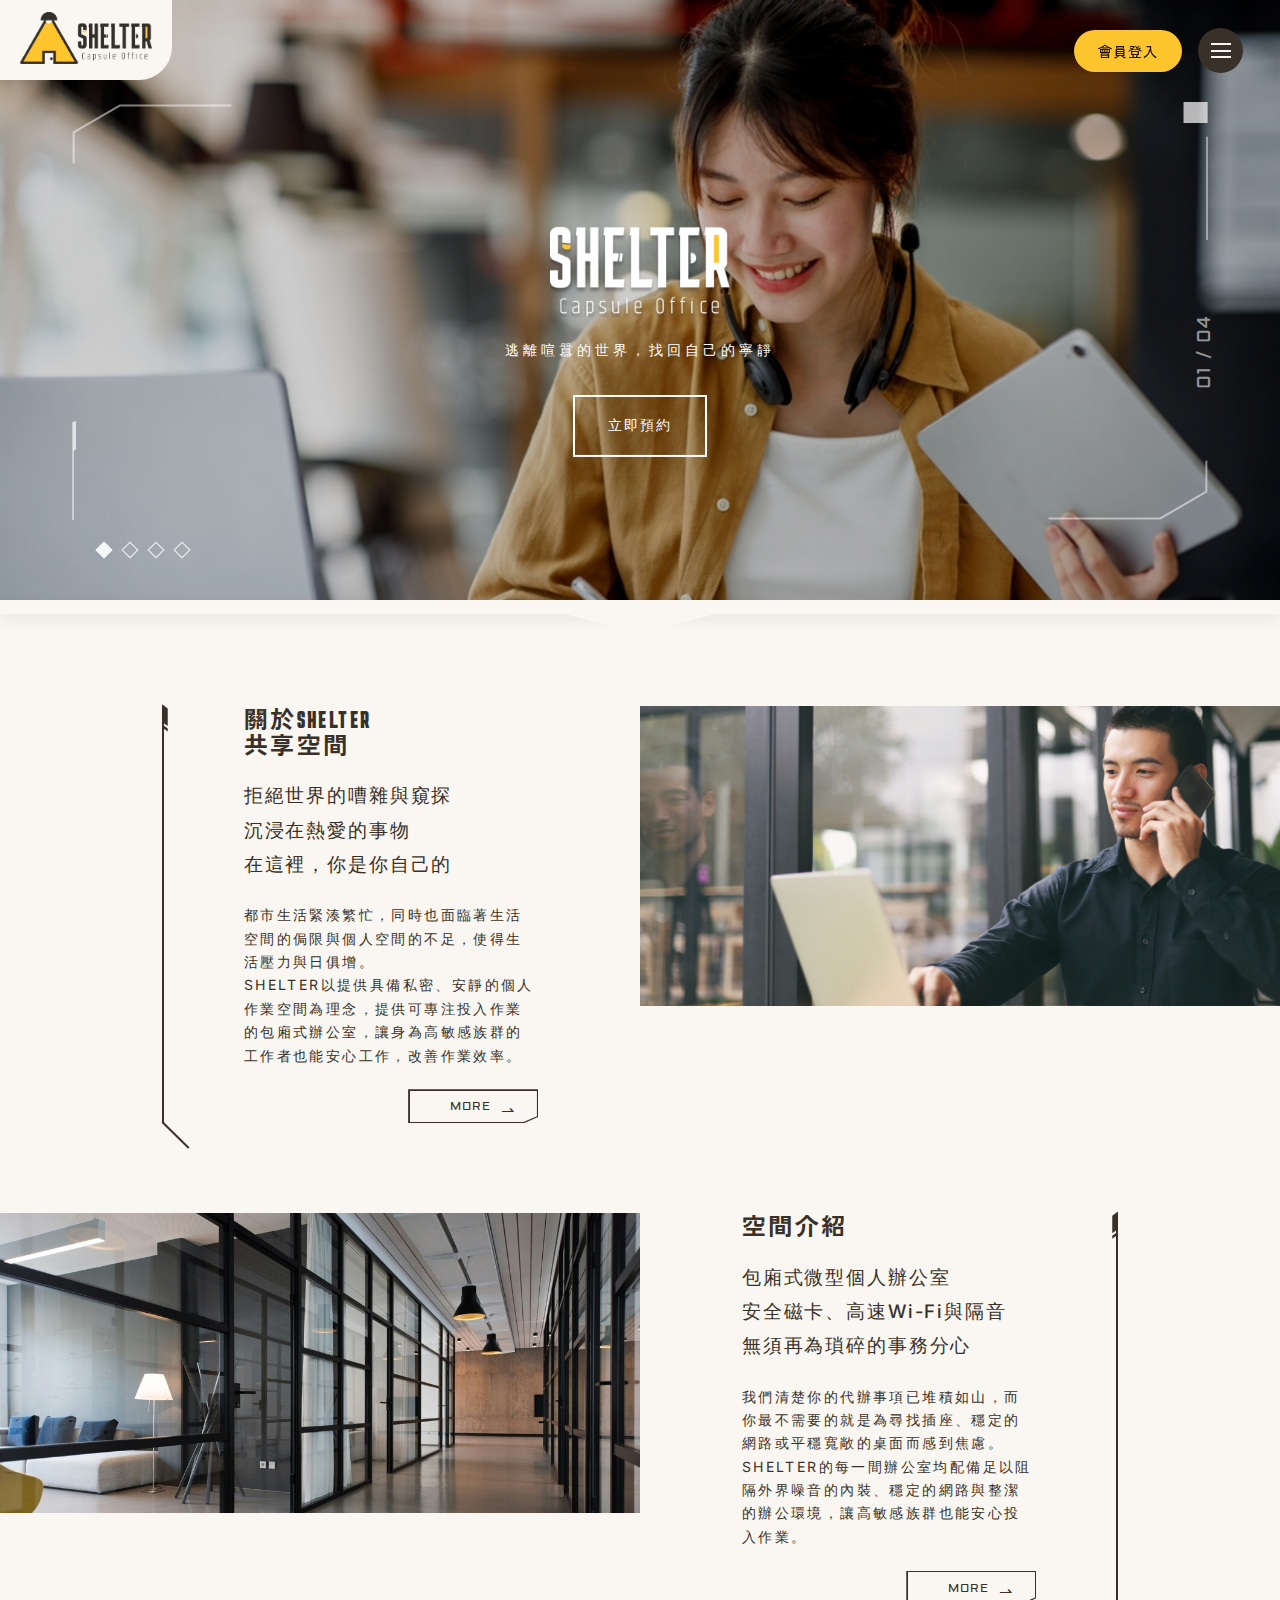
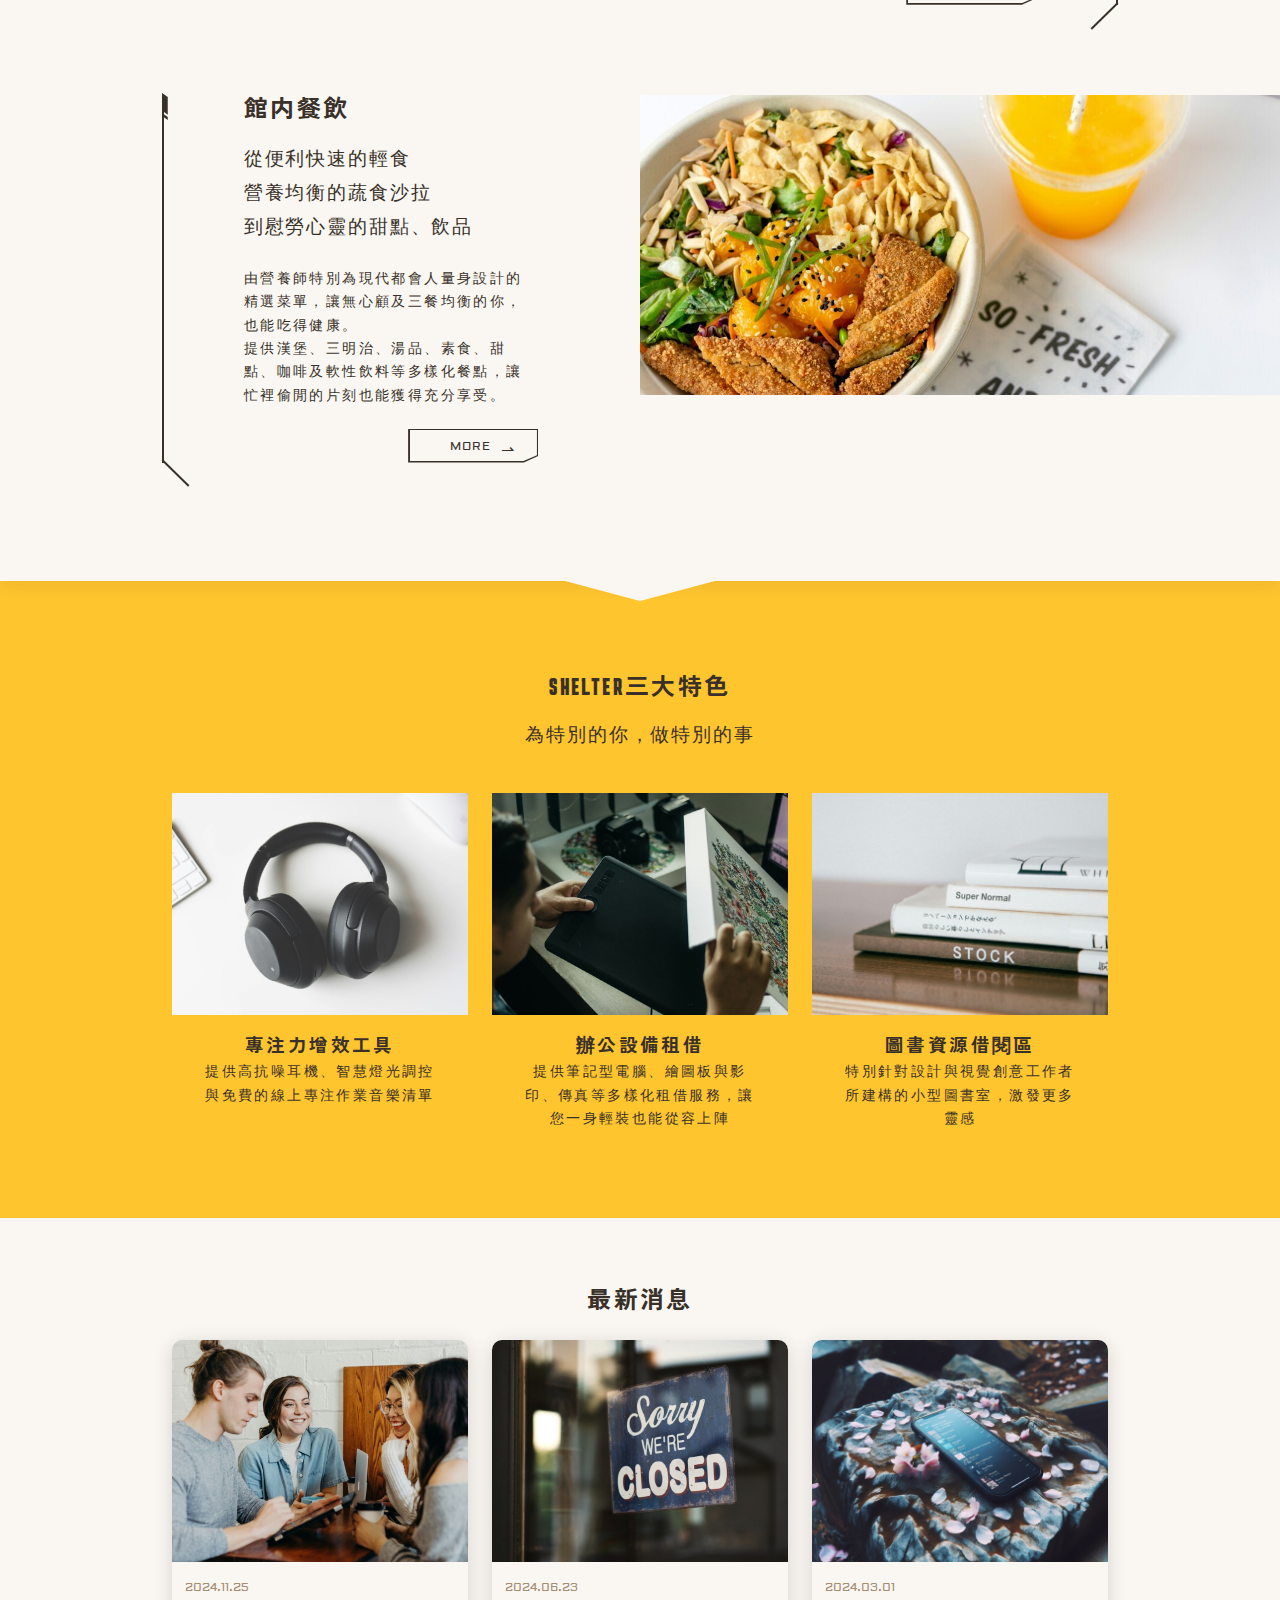
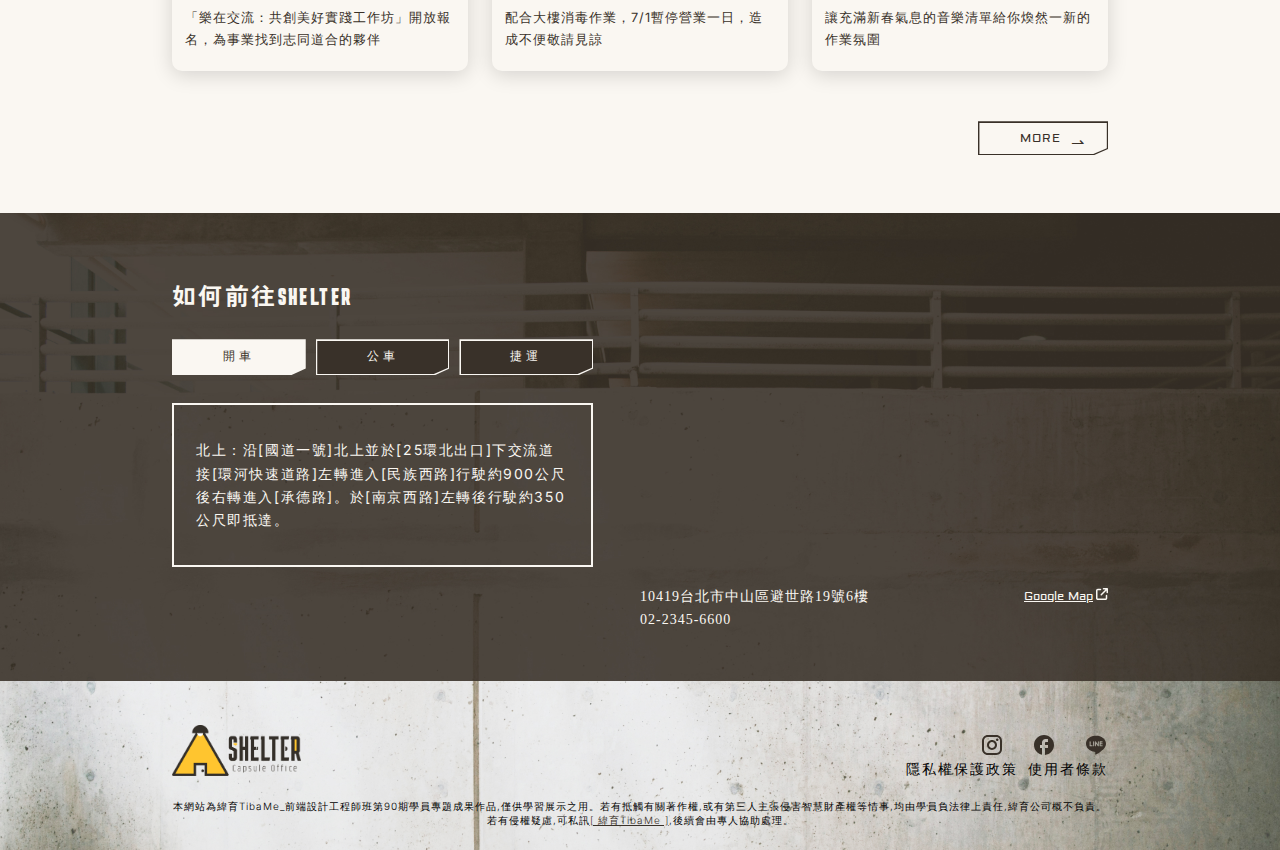
<file: index.html>
<!DOCTYPE html>
<html lang="zh">
<head>
    <meta charset="UTF-8">
    <meta name="viewport" content="width=device-width, initial-scale=1.0">
    <title>SHELTER－共享空間辦公室：逃離喧囂的世界，找回自己的寧靜</title>
    <!-- style reset -->
    <link rel="stylesheet" type="text/css" href="reset.css">
    <!-- RWD-style -->
    <link rel="stylesheet" href="grid.css">
    <!-- google font：Inter -->
    <link rel="preconnect" href="https://fonts.googleapis.com">
    <link rel="preconnect" href="https://fonts.gstatic.com" crossorigin>
    <link href="https://fonts.googleapis.com/css2?family=Inter:wght@100..900&display=swap" rel="stylesheet">
    <!-- google font：Zen Kaku Gothic New -->
    <link rel="preconnect" href="https://fonts.googleapis.com">
    <link rel="preconnect" href="https://fonts.gstatic.com" crossorigin>
    <link href="https://fonts.googleapis.com/css2?family=Inter:wght@100..900&family=Zen+Kaku+Gothic+New&display=swap"
        rel="stylesheet">
    <!-- google font：Karantina -->
    <link rel="preconnect" href="https://fonts.googleapis.com">
    <link rel="preconnect" href="https://fonts.gstatic.com" crossorigin>
    <link
        href="https://fonts.googleapis.com/css2?family=Inter:wght@100..900&family=Karantina:wght@300;400;700&family=Zen+Kaku+Gothic+New&display=swap"
        rel="stylesheet">
    <!-- google font：Aldrich -->
    <link rel="preconnect" href="https://fonts.googleapis.com">
    <link rel="preconnect" href="https://fonts.gstatic.com" crossorigin>
    <link
        href="https://fonts.googleapis.com/css2?family=Aldrich&family=Inter:wght@100..900&family=Karantina:wght@300;400;700&family=Zen+Kaku+Gothic+New&display=swap"
        rel="stylesheet">
    <!-- custom-style-sheet -->
    <link rel="stylesheet" type="text/css" href="common.css">
    <link rel="stylesheet" type="text/css" href="main-page.css">
</head>

<body>
    <header>
        <div class="logo-btn">
            <a href="index.html">
                <div class="logo-img-container">
                    <img src="images/logo_rectangle.png" alt="shelter logo to main page">
                </div>
            </a>
        </div>
        <div class="btn-wrapper">
            <!-- login-button -->
            <btn class="login-btn" id="loginBtn">
                <span class="login-btn-container" id="loginStatus">會員登入</span>
            </btn>
            <nav id="memberArea">
                <ul>
                    <a href="#">
                        <li class="site-menu_item">會員資料</li>
                    </a>
                    <li class="site-menu_item" id="logOut">登出</li>
                </ul>
            </nav>
            <!-- nav-burger -->
            <button id="menu-toggle">
                <div class="menu-toggle__deco-bar"></div>
                <div class="menu-toggle__deco-bar"></div>
                <div class="menu-toggle__deco-bar"></div>
            </button>
            <!-- nav-list -->
            <nav id="site-menu">
                <ul class="site-menu_list">
                    <li class="site-menu_item"><a href="index.html">首頁</a></li>
                    <li class="site-menu_item"><a href="about.html">關於我們</a></li>
                    <li class="site-menu_item"><a href="news.html">最新消息</a></li>
                    <li class="site-menu_item"><a href="space.html">空間介紹</a></li>
                    <li class="site-menu_item"><a href="dishes.html">館内餐飲</a></li>
                    <li class="site-menu_item"><a href="contact.html">聯絡我們</a></li>
                </ul>
                <div class="social-icon-wrapper">
                    <a href="" class="social-icon--sm instagram"></a>
                    <a href="" class="social-icon--sm facebook"></a>
                    <a href="" class="social-icon--sm line"></a>
                </div>
            </nav>
            <div id="overlay--black"></div>
        </div>
        <!-- login-lightbox -->
        <div id="login-lightbox" class="lightbox login">
            <div class="lightbox-container">
                <div id="lightboxCancel">
                    <img src="images/icon_svg/xmark-solid--white.svg" alt="">
                </div>
                <div class="row">
                    <div class="lightbox-title col-12 col-md-5">
                        <div class="triangle--yw"></div>
                        <h1>Login</h1>
                        <h2>會員登入</h2>
                    </div>
                    <div class="input-section col-12 col-md-7">
                        <form class="input-box" id="login-form">
                            <div class="input-bar">
                                <div class="input-front">Email：</div><input type="email" name="email" id="email">
                            </div>
                            <div class="input-bar">
                                <div class="input-front">密 碼：</div><input type="password" name="password" id="password"
                                    maxlength="16" minlength="8">
                            </div>
                            <div class="login-btns">
                                <button class="btn btn--stroke-primary">
                                    <span>註冊會員</span>
                                </button>
                                <button type="submit" class="btn btn--filled-primary" id="btnLogin">
                                    確認送出
                                </button>
                            </div>
                            <button id="forgot-pswd">忘記密碼?</button>
                        </form>
                    </div>
                </div>
            </div>
        </div>
    </header>
    <section class="slides-section">
        <div class="slideshow-container">
            <div class="slides fade">
                <img src="images/slider_woman-happily-working-on-laptop_s.jpg">
                <div class="slide-page">01 / 04</div>
            </div>
            <div class="slides fade">
                <img src="images/about_woman-writing-song_s.jpg">
                <div class="slide-page">02 / 04</div>
            </div>
            <div class="slides fade">
                <img src="images/about_business-man-talking-on-the-phone_s.jpg">
                <div class="slide-page">03 / 04</div>
            </div>
            <div class="slides fade">
                <img src="images/scene_teamworking_s.jpg">
                <div class="slide-page">04 / 04</div>
            </div>
            <div class="dark-overlay"></div>
            <div class="slide-deco">
                <div class="deco-left">
                    <div class="deco-left-top">
                        <img src="images/deco/slider-deco_corner-line.svg" alt="">
                    </div>
                    <div class="deco-left-btm">
                        <img src="images/deco/slider-deco_left-btm-line.svg" alt="">
                    </div>
                </div>
                <div class="deco-right">
                    <div class="deco-right-top">
                        <img src="images/deco/slider-deco_right-up-line.svg" alt="">
                    </div>
                    <div class="deco-right-btm">
                        <img src="images/deco/slider-deco_corner-line.svg" alt="">
                    </div>
                </div>
            </div>
        </div>
        <div class="dot-wrapper">
            <span class="dot"></span>
            <span class="dot"></span>
            <span class="dot"></span>
            <span class="dot"></span>
        </div>
        <div class="slides-title">
            <div class="slides-logo">
                <img src="images/shelter-logo-text--white.png" alt="">
                <div class="slide-txt font--subtitle">
                    逃離喧囂的世界，找回自己的寧靜
                </div>
                <a href="space.html">
                    <div class="cta-btn_slider">
                        立即預約
                        <div class="bg-slide"></div>
                    </div>
                </a>
            </div>
        </div>

    </section>
    <!-- SHELTER主簡介 -->
    <div class="main-section">
        <div class="divider-wrapper">
            <div class="divider--white"></div>
            <div class="triangle--white"></div>
        </div>
        <div class="row row-cols-1 row-cols-md-2 row-cols-lg-2">
            <div class="col main-content">
                <div class="main-txt">
                    <div class="trapezoid--l"></div>
                    <div class="trapezoid--s"></div>
                    <div class="hypotenuse"></div>
                    <h2>
                        關於<span class="font--logo">SHELTER</span><br>共享空間
                    </h2>
                    <p class="font--subtitle">
                        拒絕世界的嘈雜與窺探<br>
                        沉浸在熱愛的事物<br>
                        在這裡，你是你自己的
                    </p>
                    <p>都市生活緊湊繁忙，同時也面臨著生活空間的侷限與個人空間的不足，使得生活壓力與日俱增。<br>
                        SHELTER以提供具備私密、安靜的個人作業空間為理念，提供可專注投入作業的包廂式辦公室，讓身為高敏感族群的工作者也能安心工作，改善作業效率。
                    </p>
                    <div class="btn btn--stroke-primary">
                        <a href="about.html" class="font--btn">MORE</a>
                    </div>
                </div>
            </div>
            <div class="col main-img-col">
                <div class="main-img-container" id="about-shelter-img">
                    <img src="images/about_business-man-talking-on-the-phone_s.jpg" alt="">
                </div>
            </div>
        </div>
        <div class="row row-cols-1 row-cols-md-2 row-cols-lg-2 row-reverse">
            <div class="col main-content row-reverse">
                <div class="main-txt">
                    <div class="trapezoid--l"></div>
                    <div class="trapezoid--s"></div>
                    <div class="hypotenuse"></div>
                    <h2>
                        空間介紹
                    </h2>
                    <p class="font--subtitle">
                        包廂式微型個人辦公室<br>
                        安全磁卡、高速Wi-Fi與隔音<br>
                        無須再為瑣碎的事務分心
                    </p>
                    <p>
                        我們清楚你的代辦事項已堆積如山，而你最不需要的就是為尋找插座、穩定的網路或平穩寬敞的桌面而感到焦慮。<br>
                        SHELTER的每一間辦公室均配備足以阻隔外界噪音的內裝、穩定的網路與整潔的辦公環境，讓高敏感族群也能安心投入作業。
                    </p>
                    <div class="btn btn--stroke-primary">
                        <a href="space.html" class="font--btn">MORE</a>
                    </div>
                </div>
            </div>
            <div class="col main-img-col">
                <div class="main-img-container">
                    <img src="images/space_office-rooms_s.jpg" alt="">
                </div>
            </div>
        </div>
        <div class="row row-cols-1 row-cols-md-2 row-cols-lg-2">
            <div class="col main-content">
                <div class="main-txt">
                    <div class="trapezoid--l"></div>
                    <div class="trapezoid--s"></div>
                    <div class="hypotenuse"></div>
                    <h2>
                        館内餐飲
                    </h2>
                    <p class="font--subtitle">
                        從便利快速的輕食<br>
                        營養均衡的蔬食沙拉<br>
                        到慰勞心靈的甜點、飲品
                    </p>
                    <p>
                        由營養師特別為現代都會人量身設計的精選菜單，讓無心顧及三餐均衡的你，也能吃得健康。<br>
                        提供漢堡、三明治、湯品、素食、甜點、咖啡及軟性飲料等多樣化餐點，讓忙裡偷閒的片刻也能獲得充分享受。
                    </p>
                    <div class="btn btn--stroke-primary">
                        <a href="dishes.html" class="font--btn">MORE</a>
                    </div>
                </div>
            </div>
            <div class="col main-img-col">
                <div class="main-img-container">
                    <img src="images/dishes_fried-chicken-lunch-box_s.jpg" alt="">
                </div>
            </div>
        </div>
    </div>
    <!--SHELTER三大特色-->
    <div class="featured-section">
        <div class="divider-wrapper">
            <div class="divider--white"></div>
            <div class="triangle--white"></div>
        </div>
        <div class="cards-container--3">
            <div class="featured-title">
                <h2><span class="font--logo">SHELTER</span>三大特色</h2>
                <p class="font--subtitle">為特別的你，做特別的事</p>
            </div>
            <div class="row row-cols-1 row-cols-md-3">
                <div class="col featured-card">
                    <div class="card-img" id="earphone">
                        <img src="images/device_earphone-for-concentration_s.jpg" alt="">
                    </div>
                    <div class="card-txt">
                        <h3>專注力增效工具</h3>
                        <p>提供高抗噪耳機、智慧燈光調控與免費的線上專注作業音樂清單</p>
                    </div>
                </div>
                <div class="col featured-card">
                    <div class="card-img">
                        <img src="images/feature_office equipment rental_s.jpg" alt="">
                    </div>
                    <div class="card-txt">
                        <h3>辦公設備租借</h3>
                        <p>提供筆記型電腦、繪圖板與影印、傳真等多樣化租借服務，讓您一身輕裝也能從容上陣</p>
                    </div>
                </div>
                <div class="col featured-card">
                    <div class="card-img">
                        <img src="images/library_four-assorted-title-books-on-wooden-panel_s.jpg" alt="">
                    </div>
                    <div class="card-txt">
                        <h3>圖書資源借閱區</h3>
                        <p>特別針對設計與視覺創意工作者所建構的小型圖書室，激發更多靈感</p>
                    </div>
                </div>
            </div>
        </div>
    </div>
    <div class="news-section">
        <div class="cards-container--3">
            <h2>最新消息</h2>
            <div class="row row-cols-1 row-cols-md-3">
                <a href="news/news-article.html">
                    <div class="col news-card">
                        <div class="card-img"><img src="images/news_people-talking-in-workshop_s.jpg" alt=""></div>
                        <div class="card-txt">
                            <div class="card-time font--time">2024.11.25</div>
                            <div class="font--card-title">「樂在交流：共創美好實踐工作坊」開放報名，為事業找到志同道合的夥伴</div>
                        </div>
                    </div>
                </a>
                <a href="news/news-article.html">
                    <div class="col news-card">
                        <div class="card-img"><img src="images/news_closed-sign_s.jpg" alt=""></div>
                        <div class="card-txt">
                            <div class="card-time font--time">2024.06.23</div>
                            <div class="font--card-title">配合大樓消毒作業，7/1暫停營業一日，造成不便敬請見諒</div>
                        </div>
                    </div>
                </a>
                <a href="news/news-article.html">
                    <div class="col news-card">
                        <div class="card-img"><img src="images/news_phone-on-a-rock-with-sakura-petals_s.jpg" alt="">
                        </div>
                        <div class="card-txt">
                            <div class="card-time font--time">2024.03.01</div>
                            <div class="font--card-title">讓充滿新春氣息的音樂清單給你煥然一新的作業氛圍</div>
                        </div>
                    </div>
                </a>
            </div>
            <div class="btn btn--stroke-primary">
                <a href="news.html" class="font--btn">MORE</a>
            </div>
        </div>
    </div>
    <div class="route-planner-section">
        <div class="route-planner-container row row-cols-1 row-cols-md-2">
            <div class="gudiance-block col">
                <input type="radio" id="drive" name="transportation" checked>
                <input type="radio" id="bus" name="transportation">
                <input type="radio" id="MRT" name="transportation">
                <h2>如何前往<span class="font--logo">SHELTER</span></h2>
                <div class="transport-btn-wrapper">
                    <label for="drive">
                        <div class="btn btn--stroke-white route-btn">
                            <span class="font--btn">開車</span>
                        </div>
                    </label>
                    <label for="bus">
                        <div class="btn btn--stroke-white route-btn">
                            <span class="font--btn">公車</span>
                        </div>
                    </label>
                    <label for="MRT">
                        <div class="btn btn--stroke-white route-btn">
                            <span class="font--btn">捷運</span>
                        </div>
                    </label>
                </div>
                <div class="route-gudiance">
                    <div id="drive-plan">
                        北上：沿[國道一號]北上並於[25環北出口]下交流道接[環河快速道路]左轉進入[民族西路]行駛約900公尺後右轉進入[承德路]。於[南京西路]左轉後行駛約350公尺即抵達。</div>
                    <div id="bus-plan">從台北車站：搭乘[24號公車]往北投方向，約10分鐘，於[薛爾特大樓站]下車即抵達。</div>
                    <div id="MRT-plan">從台北車站：搭乘捷運[淡水信義線]往[北投/淡水]方向至捷運[中山站]2號出口出站，步行約5分鐘。</div>
                </div>
            </div>
            <div class="route-map-block col">
                <div class="route-map-container">
                    <div id="routeMap">
                        <iframe
                        src="https://www.google.com/maps/embed?pb=!1m28!1m12!1m3!1d3614.518561820289!2d121.51624562479194!3d25.050407437631783!2m3!1f0!2f0!3f0!3m2!1i1024!2i768!4f13.1!4m13!3e0!4m5!1s0x3442a9727d969f51%3A0xd0f3033a81203ed2!2z5Y-w5YyX5biC5Lit5q2j5Y2A5Y-w5YyX6LuK56uZ!3m2!1d25.0476133!2d121.5174062!4m5!1s0x3442a9694b87ba4b%3A0xa52a7fbbc03cb8d!2z5Y-w5YyX5biC5Lit5bGx5Y2A5Y2X5Lqs6KW_6Lev5paw5YWJ5LiJ6LaKIOWPsOWMl-WNl-ilv-W6l-S4gOmkqA!3m2!1d25.0523201!2d121.5210989!5e0!3m2!1szh-TW!2stw!4v1713089113052!5m2!1szh-TW!2stw"
                        width="600" height="450" style="border:0;" allowfullscreen="" loading="lazy"
                        referrerpolicy="no-referrer-when-downgrade" class="map"></iframe>
                        <iframe src="https://www.google.com/maps/embed?pb=!1m28!1m12!1m3!1d49689.252659548845!2d121.47479885727354!3d25.066676301312878!2m3!1f0!2f0!3f0!3m2!1i1024!2i768!4f13.1!4m13!3e0!4m5!1s0x3442a961eb6be5fb%3A0x547d6315a71a3e45!2z5paw5YyX5biC5LiJ6YeN5Y2A5ZyL6YGTMeiZnw!3m2!1d25.0739226!2d121.47831479999999!4m5!1s0x3442a9694b87ba4b%3A0xa52a7fbbc03cb8d!2z5paw5YWJ5LiJ6LaKIOWPsOWMl-WNl-ilv-W6l-S4gOmkqCAxMDQ5MeWPsOWMl-W4guS4reWxseWNgOWNl-S6rOilv-i3rzEy6Jmf!3m2!1d25.0523201!2d121.5210989!5e0!3m2!1szh-TW!2stw!4v1715179022561!5m2!1szh-TW!2stw" width="600" height="450" style="border:0;" allowfullscreen="" loading="lazy" referrerpolicy="no-referrer-when-downgrade" class="map"></iframe>
                        <iframe src="https://www.google.com/maps/embed?pb=!1m28!1m12!1m3!1d49689.252659548845!2d121.47479885727354!3d25.066676301312878!2m3!1f0!2f0!3f0!3m2!1i1024!2i768!4f13.1!4m13!3e3!4m5!1s0x3442a97263b48c71%3A0x7f964669b3bf255e!2z6Ie65YyX6LuK56uZIDEwMOWPsOWMl-W4guS4reato-WNgA!3m2!1d25.0474428!2d121.5170955!4m5!1s0x3442a9694b87ba4b%3A0xa52a7fbbc03cb8d!2z5paw5YWJ5LiJ6LaKIOWPsOWMl-WNl-ilv-W6l-S4gOmkqCAxMDQ5MeWPsOWMl-W4guS4reWxseWNgOWNl-S6rOilv-i3rzEy6Jmf!3m2!1d25.0523201!2d121.5210989!5e0!3m2!1szh-TW!2stw!4v1715179223862!5m2!1szh-TW!2stw" width="600" height="450" style="border:0;" allowfullscreen="" loading="lazy" referrerpolicy="no-referrer-when-downgrade" class="map"></iframe>
                    </div>
                    
                </div>
                <div class="address-block">
                    <div class="address-info">
                        <span>10419台北市中山區避世路19號6樓</span>
                        <span>02-2345-6600</span>
                    </div>
                    <div class="google-map-link">
                        <a href="https://maps.app.goo.gl/1TvhDnwRKt8ArZnL7" target="_blank">Google Map<img
                                src="images/icon_svg/arrow-up-right-from-square-solid.svg"></a>
                    </div>
                </div>
            </div>
        </div>
    </div>
    <footer>
        <div class="footer-container">
            <div class="social-media-bar">
                <div class="footer-logo">
                    <a href="index.html">
                        <img src="images/logo_rectangle.png" alt="">
                    </a>
                </div>
            </div>
            <div class="legal-notice">
                <div class="social-media-icon">
                    <a href="" class="social-icon--sm instagram"></a>
                    <a href="" class="social-icon--sm facebook"></a>
                    <a href="" class="social-icon--sm line"></a>
                </div>
                <div class="policy-link">
                    <a href="#" id="privacy-policy">隱私權保護政策</a>
                    <a href="#" id="term">使用者條款</a>
                </div>
            </div>
        </div>
        <p class="copyright">本網站為緯育TibaMe_前端設計工程師班第90期學員專題成果作品,僅供學習展示之用。若有抵觸有關著作權,或有第三人主張侵害智慧財產權等情事,均由學員負法律上責任,緯育公司概不負責。若有侵權疑慮,可私訊<a href="https://www.facebook.com/TibaMe">[ 緯育TibaMe ]</a>,後續會由專人協助處理。</p>
    </footer>

    <script>
        //-----Slides-----
        let slideIndex = 0;
        showSlides();

        function showSlides() {

            let slides = document.querySelectorAll(".slides");
            let dots = document.querySelectorAll(".dot");
            //先宣告完slide與dot為各自id

            for (i = 0; i < slides.length; i++) {
                slides[i].style.display = "none";
            }
            //將所有幻燈片變成display:none
            for (i = 0; i < dots.length; i++) {
                dots[i].className = dots[i].className.replace(" active", "");
            }//將所有dots的active狀態移除
            slides[slideIndex].style.display = "block";
            dots[slideIndex].className += " active";
            slideIndex++;
            if (slideIndex > slides.length - 1) { slideIndex = 0; }//循環
            setTimeout(showSlides, 6000);
        }
        let dots = document.getElementsByClassName("dot");
        for (let i = 0; i < dots.length; i++) {
            dots[i].addEventListener("click", function () {
                slideIndex = i;
                showSlides();
            })
        }

        //-----Nav-toggle-n-list-----
        document.getElementById('menu-toggle').addEventListener('click', function () {
            document.getElementById('login-lightbox').classList.remove('active');
            document.getElementById('site-menu').classList.toggle('active');
            document.getElementById('menu-toggle').classList.toggle('active');

            let overlayActive = document.getElementById('overlay--black').classList.contains('active');
            if (overlayActive == false) {
                document.getElementById('overlay--black').classList.add('active');
            } else {
                document.getElementById('overlay--black').classList.remove('active');
            }
        });
        document.getElementById('overlay--black').addEventListener('click', function () {
            document.getElementById('site-menu').classList.remove('active');
            document.getElementById('overlay--black').classList.remove('active');
            document.getElementById('menu-toggle').classList.remove('active');
        });

        //-----Login Page:function-----
        let loginStatus = document.getElementById("loginStatus").textContent;
        let lightBox = document.getElementById("login-lightbox");
        let loginForm = document.getElementById('login-form');

        function closeLightBox() {
            clearData;
            document.getElementById('login-lightbox').classList.remove('active');
            document.getElementById('overlay--black').classList.remove('active');
        }
        function checkData() {
            loginForm.addEventListener('submit', function (event) {
                event.preventDefault();
                if (loginForm.checkValidity()) {
                    clearData();
                    statusSwitch();
                    closeLightBox();
                }
            });
        }
        function clearData() {
            //將登入表單上的資料清空
            document.getElementById("email").value = '';
            document.getElementById("password").value = '';
        }
        function statusSwitch() {
            if (loginStatus === '會員登入') {
                document.getElementById("loginStatus").textContent = '會員專區';
            }
            else {
                clearData();
                document.getElementById("loginStatus").textContent = '會員登入';
            }
        }
        //-----Login Page:login-----
        document.getElementById('loginBtn').addEventListener('click', function () {
            document.getElementById('menu-toggle').classList.remove('active');
            let loginStatus = document.getElementById("loginStatus").textContent;
            let overlayActive = document.getElementById('overlay--black').classList.contains('active');
            if (loginStatus === '會員登入') {
                document.getElementById('site-menu').classList.remove('active');
                document.getElementById('login-lightbox').classList.toggle('active');
                if (overlayActive == false) {
                    document.getElementById('overlay--black').classList.add('active');
                } else {
                    document.getElementById('overlay--black').classList.remove('active');
                }
            }   
        });
        document.getElementById("lightboxCancel").addEventListener('click', function () {
            document.getElementById('login-lightbox').classList.remove('active');
            document.getElementById('overlay--black').classList.remove('active');
        });
        document.getElementById('overlay--black').addEventListener('click', function () {
            document.getElementById('login-lightbox').classList.remove('active');
            document.getElementById('overlay--black').classList.remove('active');
        });
        document.getElementById('btnLogin').onclick = checkData;

        //-----memberArea:會員專區-----
        let memberArea = document.getElementById('memberArea');
        let loginBtn = document.getElementById('loginBtn');

        loginBtn.addEventListener('mouseenter', function () {
            let loginStatus = document.getElementById("loginStatus").textContent;
            if (loginStatus === '會員專區') {
                memberArea.style.display = "block";
            }
        });
        loginBtn.addEventListener('mouseleave', function () {
            let loginStatus = document.getElementById("loginStatus").textContent;
            if (loginStatus === '會員專區') {
                memberArea.style.display = "none";
            }
        });
        memberArea.addEventListener('mouseenter', function () {
            let loginStatus = document.getElementById("loginStatus").textContent;
            if (loginStatus === '會員專區') {
                memberArea.style.display = "block";
            }
        })
        memberArea.addEventListener('mouseleave', function () {
            let loginStatus = document.getElementById("loginStatus").textContent;
            if (loginStatus === '會員專區') {
                memberArea.style.display = "none";
            }
        })
        //-----Logout:登出-----
        let logOut = document.getElementById('logOut');
        logOut.addEventListener('click', function () {
            clearData();
            document.getElementById('loginStatus').textContent = '會員登入';
            memberArea.style.display = "none";
        })
        //-----Route Map-----
        let routeBtns = document.querySelectorAll('.route-btn');
        let routeMap = document.getElementById('routeMap');
        let map = document.querySelectorAll('.map');

        function init(){
            map.forEach(function (mapItem) {
            mapItem.classList.add('hidden');
            })
            map[0].classList.remove('hidden');
        }
        
        routeBtns.forEach(function (btn, index) {
            btn.addEventListener('click', function () {
                map.forEach(function (mapItem) {
                    mapItem.classList.add('hidden');
                })
                let thisMap = map[index];
                thisMap.classList.remove('hidden');
            })
        })
        document.addEventListener('load', init());
    </script>
</body>

</html>
</file>
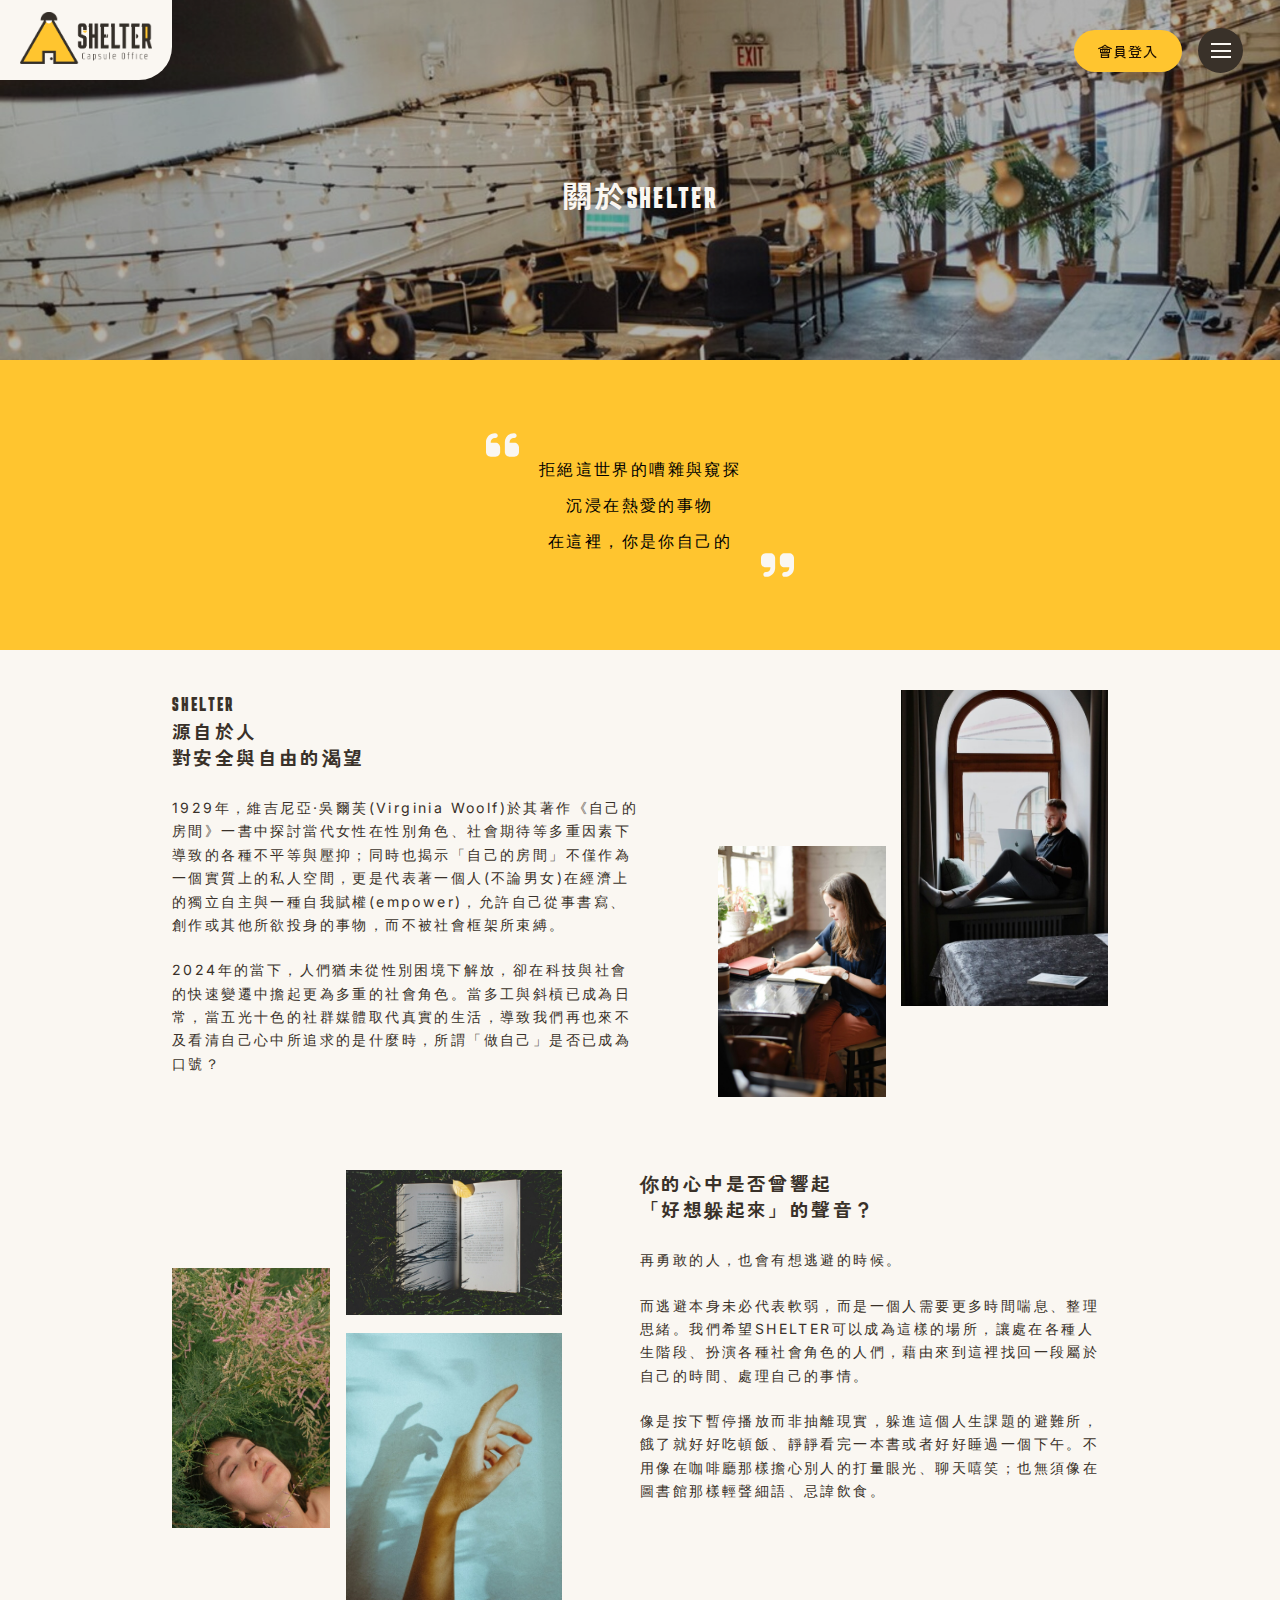
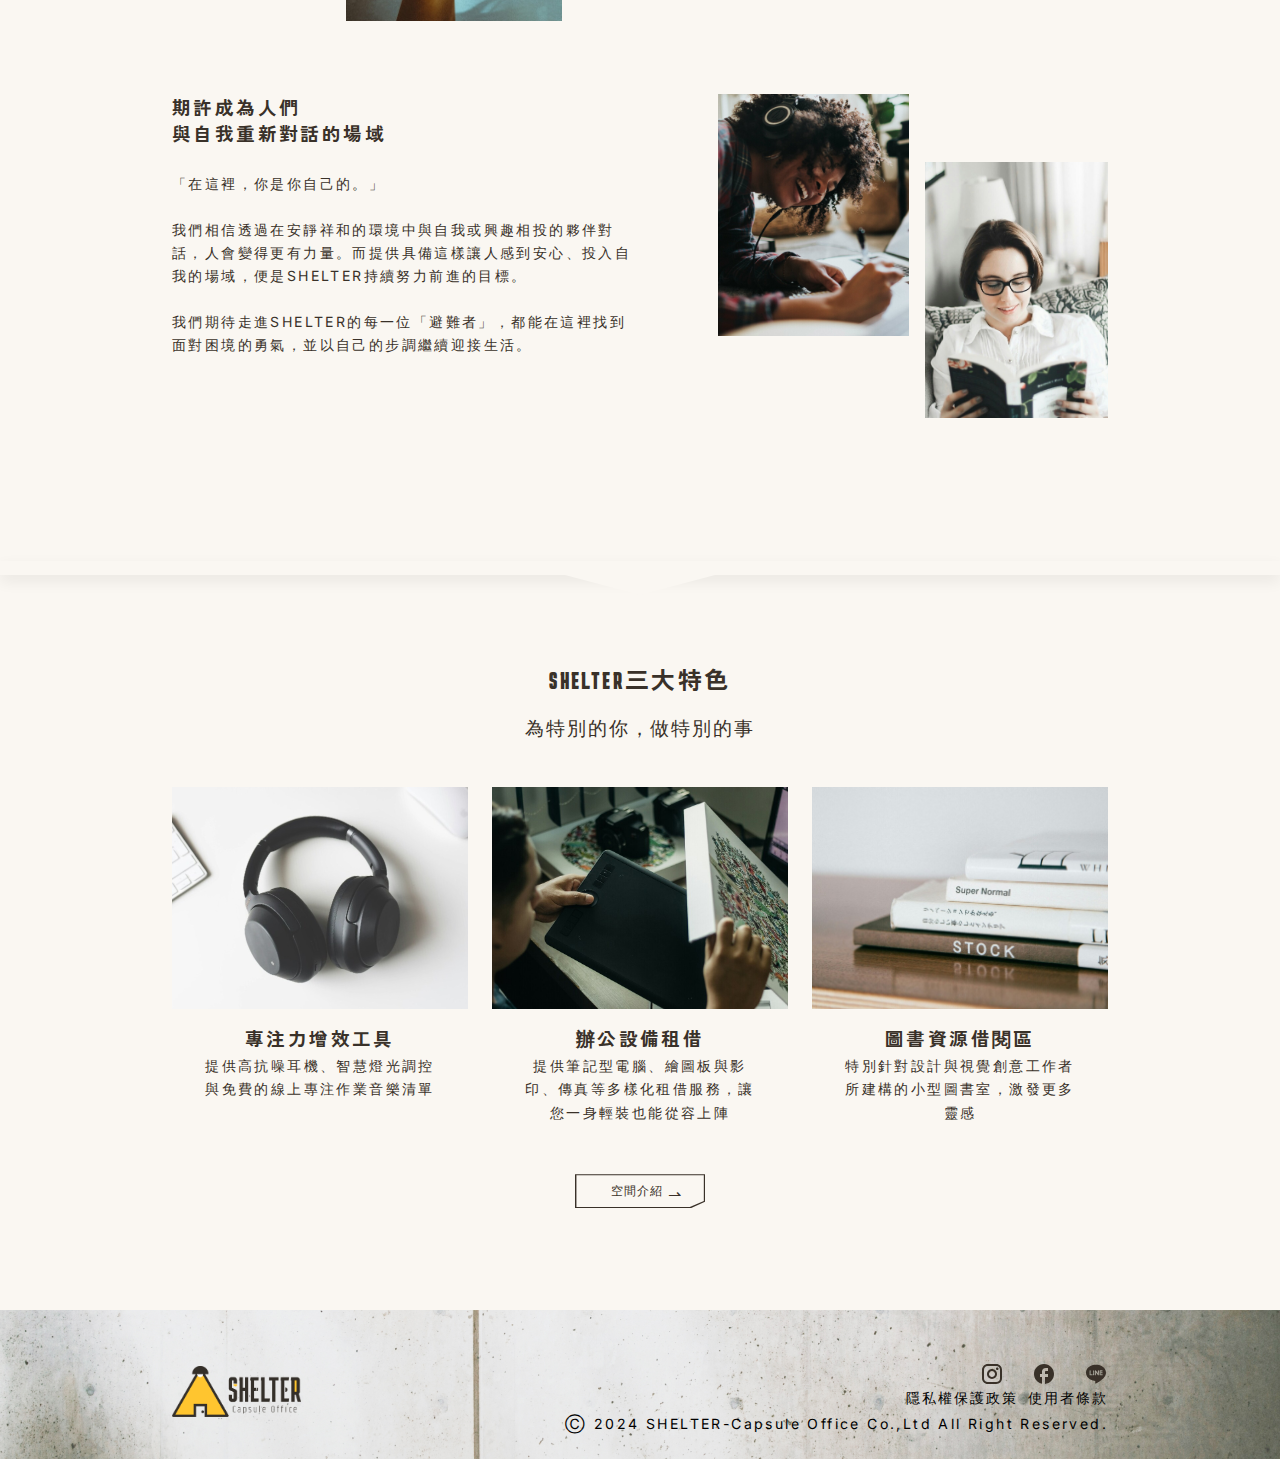
<file: about.html>
<!DOCTYPE html>
<html lang="zh">
<head>
    <meta charset="UTF-8">
    <meta name="viewport" content="width=device-width, initial-scale=1.0">
    <title>SHELTER－共享空間辦公室：逃離喧囂的世界，找回自己的寧靜</title>
    <!-- style reset -->
    <link rel="stylesheet" type="text/css" href="reset.css">
    <!-- RWD-style -->
    <link rel="stylesheet" href="grid.css">
    <!-- google font：inter -->
    <link rel="preconnect" href="https://fonts.googleapis.com">
    <link rel="preconnect" href="https://fonts.gstatic.com" crossorigin>
    <link href="https://fonts.googleapis.com/css2?family=Inter:wght@100..900&display=swap" rel="stylesheet">
    <!-- google font：Zen Kaku Gothic New -->
    <link rel="preconnect" href="https://fonts.googleapis.com">
    <link rel="preconnect" href="https://fonts.gstatic.com" crossorigin>
    <link href="https://fonts.googleapis.com/css2?family=Inter:wght@100..900&family=Zen+Kaku+Gothic+New&display=swap" rel="stylesheet">
    <!-- google font：Karantina -->
    <link rel="preconnect" href="https://fonts.googleapis.com">
    <link rel="preconnect" href="https://fonts.gstatic.com" crossorigin>
    <link href="https://fonts.googleapis.com/css2?family=Inter:wght@100..900&family=Karantina:wght@300;400;700&family=Zen+Kaku+Gothic+New&display=swap" rel="stylesheet">
    <!-- google font：Aldrich -->
    <link rel="preconnect" href="https://fonts.googleapis.com">
    <link rel="preconnect" href="https://fonts.gstatic.com" crossorigin>
    <link href="https://fonts.googleapis.com/css2?family=Aldrich&family=Inter:wght@100..900&family=Karantina:wght@300;400;700&family=Zen+Kaku+Gothic+New&display=swap" rel="stylesheet">
    <!-- custom-style-sheet -->
    <link rel="stylesheet" type="text/css" href="common.css">
    <link rel="stylesheet" type="text/css" href="about.css">
</head>
<body>
    <header>
        <div class="logo-btn">
            <a href="index.html">
                <div class="logo-img-container">
                    <img src="images/logo_rectangle.png" alt="shelter logo to main page">
                </div>
            </a>
        </div>
        <div class="btn-wrapper">
            <!-- login-button -->
            <btn class="login-btn" id="loginBtn">
                <span class="login-btn-container" id="loginStatus">會員登入</span>
            </btn>
            <nav id="memberArea">
                <ul>
                    <a href="#">
                        <li class="site-menu_item">會員資料</li>
                    </a>
                    <li class="site-menu_item" id="logOut">登出</li>
                </ul>
            </nav>
            <!-- nav-burger -->
            <button id="menu-toggle">
                <div class="menu-toggle__deco-bar"></div>
                <div class="menu-toggle__deco-bar"></div>
                <div class="menu-toggle__deco-bar"></div>
            </button>
            <!-- nav-list -->
            <nav id="site-menu">
                <ul class="site-menu_list">
                    <li class="site-menu_item"><a href="index.html">首頁</a></li>
                    <li class="site-menu_item"><a href="about.html">關於我們</a></li>
                    <li class="site-menu_item"><a href="news.html">最新消息</a></li>
                    <li class="site-menu_item"><a href="space.html">空間介紹</a></li>
                    <li class="site-menu_item"><a href="dishes.html">館内餐飲</a></li>
                    <li class="site-menu_item"><a href="contact.html">聯絡我們</a></li>
                </ul>
                <div class="social-icon-wrapper">
                    <a href="" class="social-icon--sm instagram"></a>
                    <a href="" class="social-icon--sm facebook"></a>
                    <a href="" class="social-icon--sm line"></a>
                </div>
            </nav>
            <div id="overlay--black"></div>
        </div>
        <!-- login-lightbox -->
        <div id="login-lightbox" class="lightbox login">
            <div class="lightbox-container">
                <div id="lightboxCancel">
                    <img src="images/icon_svg/xmark-solid--white.svg" alt="">
                </div>
                <div class="row">
                    <div class="lightbox-title col-12 col-md-5">
                        <div class="triangle--yw"></div>
                        <h1>Login</h1>
                        <h2>會員登入</h2>
                    </div>
                    <div class="input-section col-12 col-md-7">
                        <form class="input-box" id="login-form">
                            <div class="input-bar">
                                <div class="input-front">Email：</div><input type="email" name="email" id="email">
                            </div>
                            <div class="input-bar">
                                <div class="input-front">密 碼：</div><input type="password" name="password" id="password"
                                    maxlength="16" minlength="8">
                            </div>
                            <div class="login-btns">
                                <button class="btn btn--stroke-primary">
                                    <span>註冊會員</span>
                                </button>
                                <button type="submit" class="btn btn--filled-primary" id="btnLogin">
                                    確認送出
                                </button>
                            </div>
                            <button id="forgot-pswd">忘記密碼?</button>
                        </form>
                    </div>
                </div>
            </div>
        </div>
    </header>
    <div class="about-banner">
        <h1>關於<span class="font--logo">SHELTER</span></h1>
        <div class="banner-overlay"></div>
    </div>
    <div class="banner-quote row row-cols-1">
        <div class="quote-block col">
            <div class="quote-left"></div>
            <p>拒絕這世界的嘈雜與窺探<br>
                沉浸在熱愛的事物<br>
                在這裡，你是你自己的
            </p>
            <div class="quote-right"></div>
        </div>
    </div>
    <div class="about-shelter-section">
        <div class="section-container">
            <div class="row">
                <div class="text-block col col-12 col-md-6">
                    <h3><span class="font--logo">SHELTER</span><br>源自於人<br>對安全與自由的渴望</h3>
                    <p>1929年，維吉尼亞‧吳爾芙(Virginia Woolf)於其著作《自己的房間》一書中探討當代女性在性別角色、社會期待等多重因素下導致的各種不平等與壓抑；同時也揭示「自己的房間」不僅作為一個實質上的私人空間，更是代表著一個人(不論男女)在經濟上的獨立自主與一種自我賦權(empower)，允許自己從事書寫、創作或其他所欲投身的事物，而不被社會框架所束縛。</p>
                    <p>2024年的當下，人們猶未從性別困境下解放，卻在科技與社會的快速變遷中擔起更為多重的社會角色。當多工與斜槓已成為日常，當五光十色的社群媒體取代真實的生活，導致我們再也來不及看清自己心中所追求的是什麼時，所謂「做自己」是否已成為口號？</p>
                </div>
                <div class="pic-block-1 col col-12 col-md-5">
                    <div class="pic-1-1">
                        <img src="images/about_a-woman-studying_s.jpg" alt="a woman reading a book">
                    </div>
                    <div class="pic-1-2">
                        <img src="images/about_man-next-to-window_s.jpg" alt="a man sit next to window using laptop">
                    </div>
                </div>
            </div>
            <div class="row">
                <div class="text-block col col-12 col-md-6">
                    <h3>你的心中是否曾響起<br>「好想躲起來」的聲音？</h3>
                    <p>再勇敢的人，也會有想逃避的時候。</p>
                    <p>而逃避本身未必代表軟弱，而是一個人需要更多時間喘息、整理思緒。我們希望SHELTER可以成為這樣的場所，讓處在各種人生階段、扮演各種社會角色的人們，藉由來到這裡找回一段屬於自己的時間、處理自己的事情。</p>
                    <p>像是按下暫停播放而非抽離現實，躲進這個人生課題的避難所，餓了就好好吃頓飯、靜靜看完一本書或者好好睡過一個下午。不用像在咖啡廳那樣擔心別人的打量眼光、聊天嘻笑；也無須像在圖書館那樣輕聲細語、忌諱飲食。</p>
                </div>
                <div class="pic-block-2 col col-12 col-md-5">
                    <div class="pic-2-1">
                        <img src="images/about_a-woman-resting-on-gress_s.jpg" alt="a woman closing her eyes any laying on grass relaxing">
                    </div>
                    <div class="pic-wrapper">
                        <div class="pic-2-2">
                            <img src="images/about_book-on-gress_s.jpg" alt="an opened book on the grass with a yellow leaf on the page">
                        </div>
                        <div class="pic-2-3">
                            <img src="images/about_hand-under-light_s.jpg" alt="a hand under hard sunlight and the shawdow relfect on the white concrete wall">
                        </div>
                    </div>
                </div>
            </div>
            <div class="row">
                <div class="text-block col col-12 col-md-6">
                    <h3>期許成為人們<br>與自我重新對話的場域</h3>
                    <p>「在這裡，你是你自己的。」</p>
                    <p>我們相信透過在安靜祥和的環境中與自我或興趣相投的夥伴對話，人會變得更有力量。而提供具備這樣讓人感到安心、投入自我的場域，便是SHELTER持續努力前進的目標。</p>
                    <p>我們期待走進SHELTER的每一位「避難者」，都能在這裡找到面對困境的勇氣，並以自己的步調繼續迎接生活。</p>
                </div>
                <div class="pic-block-3 col col-12 col-md-5">
                    <div class="pic-3-1">
                        <img src="images/about_woman-writing-song_vertical_s.jpg" alt="a woman reading a book">
                    </div>
                    <div class="pic-3-2">
                        <img src="images/about_a-woman-reading-a-book_s.jpg" alt="a man sit next to window using laptop">
                    </div>
                </div>
            </div>
        </div>
    </div>
    <div class="featured-section">
        <div class="divider-wrapper">
            <div class="divider--white"></div>
            <div class="triangle--white"></div>
        </div>
        <div class="cards-container--3">
            <div class="featured-title">
                <h2><span class="font--logo">SHELTER</span>三大特色</h2>
                <p class="font--subtitle">為特別的你，做特別的事</p>
            </div>
            <div class="row row-cols-1 row-cols-md-3">
                <div class="col featured-card">
                    <div class="card-img" id="earphone">
                        <img src="images/device_earphone-for-concentration_s.jpg" alt="">
                    </div>
                    <div class="card-txt">
                        <h3>專注力增效工具</h3>
                        <p>提供高抗噪耳機、智慧燈光調控與免費的線上專注作業音樂清單</p>
                    </div>
                </div>
                <div class="col featured-card">
                    <div class="card-img">
                        <img src="images/feature_office equipment rental_s.jpg" alt="">
                    </div>
                    <div class="card-txt">
                        <h3>辦公設備租借</h3>
                        <p>提供筆記型電腦、繪圖板與影印、傳真等多樣化租借服務，讓您一身輕裝也能從容上陣</p>
                    </div>
                </div>
                <div class="col featured-card">
                    <div class="card-img">
                        <img src="images/library_four-assorted-title-books-on-wooden-panel_s.jpg" alt="">
                    </div>
                    <div class="card-txt">
                        <h3>圖書資源借閱區</h3>
                        <p>特別針對設計與視覺創意工作者所建構的小型圖書室，激發更多靈感</p>
                    </div>
                </div>
            </div>
        </div>
        <div class="back-to-space">
            <div class="btn btn--stroke-primary">
                <a href="space.html" class="font--btn">空間介紹</a>
            </div>
        </div>
    </div>
    <footer>
        <div class="footer-container">
            <div class="social-media-bar">
                <div class="footer-logo">
                    <a href="index.html">
                        <img src="images/logo_rectangle.png" alt="">
                    </a>
                </div>
            </div>
            <div class="legal-notice">
                <div class="social-media-icon">
                    <a href="" class="social-icon--sm instagram"></a>
                    <a href="" class="social-icon--sm facebook"></a>
                    <a href="" class="social-icon--sm line"></a>
                </div>
                <div class="policy-link">
                    <a href="#" id="privacy-policy">隱私權保護政策</a>
                    <a href="#" id="term">使用者條款</a>
                </div>
                <p>Ⓒ 2024 SHELTER-Capsule Office Co.,Ltd All Right Reserved.</p>
            </div>
        </div>
    </footer>
    <script>
        //-----Nav-toggle-n-list-----
        document.getElementById('menu-toggle').addEventListener('click', function () {
            document.getElementById('login-lightbox').classList.remove('active');
            document.getElementById('site-menu').classList.toggle('active');
            document.getElementById('menu-toggle').classList.toggle('active');

            let overlayActive = document.getElementById('overlay--black').classList.contains('active');
            if (overlayActive == false) {
                document.getElementById('overlay--black').classList.add('active');
            } else {
                document.getElementById('overlay--black').classList.remove('active');
            }
        });
        document.getElementById('overlay--black').addEventListener('click', function () {
            document.getElementById('site-menu').classList.remove('active');
            document.getElementById('overlay--black').classList.remove('active');
            document.getElementById('menu-toggle').classList.remove('active');
        });

        //-----Login Page:function-----
        let loginStatus = document.getElementById("loginStatus").textContent;
        let lightBox = document.getElementById("login-lightbox");
        let loginForm = document.getElementById('login-form');

        function closeLightBox() {
            clearData;
            document.getElementById('login-lightbox').classList.remove('active');
            document.getElementById('overlay--black').classList.remove('active');
        }
        function checkData() {
            loginForm.addEventListener('submit', function (event) {
                event.preventDefault();
                if (loginForm.checkValidity()) {
                    clearData();
                    statusSwitch();
                    closeLightBox();
                }
            });
        }
        function clearData() {
            //將登入表單上的資料清空
            document.getElementById("email").value = '';
            document.getElementById("password").value = '';
        }
        function statusSwitch() {
            if (loginStatus === '會員登入') {
                document.getElementById("loginStatus").textContent = '會員專區';
            }
            else {
                clearData();
                document.getElementById("loginStatus").textContent = '會員登入';
            }
        }
        //-----Login Page:login-----
        document.getElementById('loginBtn').addEventListener('click', function () {
            document.getElementById('menu-toggle').classList.remove('active');
            let loginStatus = document.getElementById("loginStatus").textContent;
            let overlayActive = document.getElementById('overlay--black').classList.contains('active');
            if (loginStatus === '會員登入') {
                document.getElementById('site-menu').classList.remove('active');
                document.getElementById('login-lightbox').classList.toggle('active');
                if (overlayActive == false) {
                    document.getElementById('overlay--black').classList.add('active');
                } else {
                    document.getElementById('overlay--black').classList.remove('active');
                }
            }   
        });
        document.getElementById("lightboxCancel").addEventListener('click', function () {
            document.getElementById('login-lightbox').classList.remove('active');
            document.getElementById('overlay--black').classList.remove('active');
        });
        document.getElementById('overlay--black').addEventListener('click', function () {
            document.getElementById('login-lightbox').classList.remove('active');
            document.getElementById('overlay--black').classList.remove('active');
        });
        document.getElementById('btnLogin').onclick = checkData;

        //-----memberArea:會員專區-----
        let memberArea = document.getElementById('memberArea');
        let loginBtn = document.getElementById('loginBtn');

        loginBtn.addEventListener('mouseenter', function () {
            let loginStatus = document.getElementById("loginStatus").textContent;
            if (loginStatus === '會員專區') {
                memberArea.style.display = "block";
            }
        });
        loginBtn.addEventListener('mouseleave', function () {
            let loginStatus = document.getElementById("loginStatus").textContent;
            if (loginStatus === '會員專區') {
                memberArea.style.display = "none";
            }
        });
        memberArea.addEventListener('mouseenter', function () {
            let loginStatus = document.getElementById("loginStatus").textContent;
            if (loginStatus === '會員專區') {
                memberArea.style.display = "block";
            }
        })
        memberArea.addEventListener('mouseleave', function () {
            let loginStatus = document.getElementById("loginStatus").textContent;
            if (loginStatus === '會員專區') {
                memberArea.style.display = "none";
            }
        })
        //-----Logout:登出-----
        let logOut = document.getElementById('logOut');
        logOut.addEventListener('click', function () {
            clearData();
            document.getElementById('loginStatus').textContent = '會員登入';
            memberArea.style.display = "none";
        })
    </script>
</body>
</html>
</file>
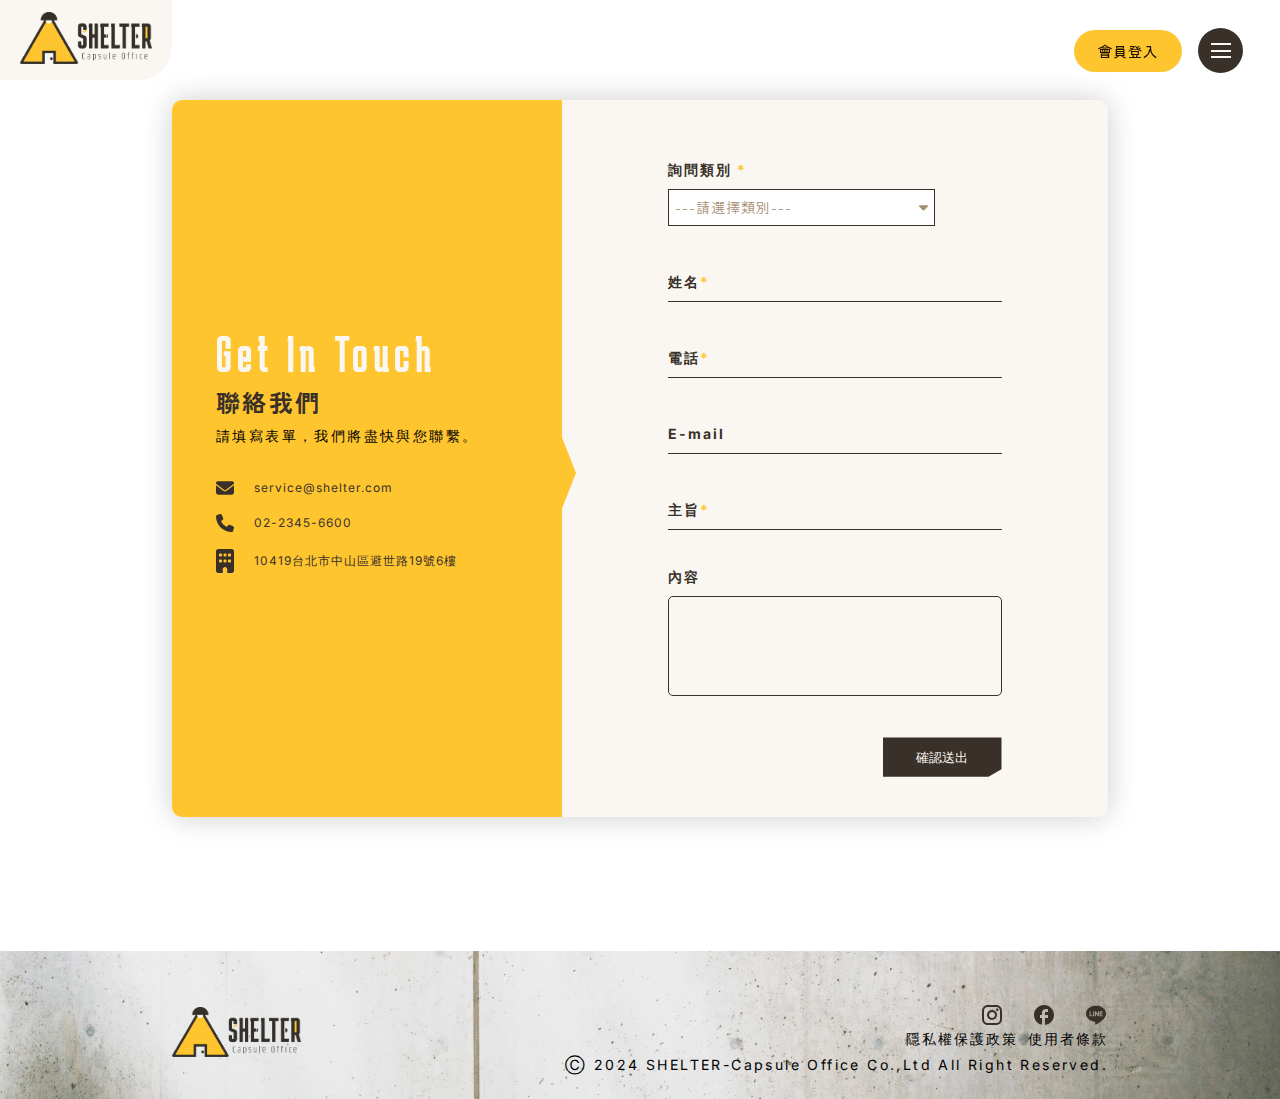
<file: contact.html>
<!DOCTYPE html>
<html lang="zh">

<head>
    <meta charset="UTF-8">
    <meta name="viewport" content="width=device-width, initial-scale=1.0">
    <title>SHELTER－共享空間辦公室：逃離喧囂的世界，找回自己的寧靜</title>
    <!-- style reset -->
    <link rel="stylesheet" type="text/css" href="reset.css">
    <!-- RWD-style -->
    <link rel="stylesheet" href="grid.css">
    <!-- google font：inter -->
    <link rel="preconnect" href="https://fonts.googleapis.com">
    <link rel="preconnect" href="https://fonts.gstatic.com" crossorigin>
    <link href="https://fonts.googleapis.com/css2?family=Inter:wght@100..900&display=swap" rel="stylesheet">
    <!-- google font：Zen Kaku Gothic New -->
    <link rel="preconnect" href="https://fonts.googleapis.com">
    <link rel="preconnect" href="https://fonts.gstatic.com" crossorigin>
    <link href="https://fonts.googleapis.com/css2?family=Inter:wght@100..900&family=Zen+Kaku+Gothic+New&display=swap"
        rel="stylesheet">
    <!-- google font：Karantina -->
    <link rel="preconnect" href="https://fonts.googleapis.com">
    <link rel="preconnect" href="https://fonts.gstatic.com" crossorigin>
    <link
        href="https://fonts.googleapis.com/css2?family=Inter:wght@100..900&family=Karantina:wght@300;400;700&family=Zen+Kaku+Gothic+New&display=swap"
        rel="stylesheet">
    <!-- google font：Aldrich -->
    <link rel="preconnect" href="https://fonts.googleapis.com">
    <link rel="preconnect" href="https://fonts.gstatic.com" crossorigin>
    <link
        href="https://fonts.googleapis.com/css2?family=Aldrich&family=Inter:wght@100..900&family=Karantina:wght@300;400;700&family=Zen+Kaku+Gothic+New&display=swap"
        rel="stylesheet">
    <!-- custom-style-sheet -->
    <link rel="stylesheet" type="text/css" href="common.css">
    <link rel="stylesheet" type="text/css" href="contact.css">
</head>

<body>
    <header>
        <div class="logo-btn">
            <a href="index.html">
                <div class="logo-img-container">
                    <img src="images/logo_rectangle.png" alt="shelter logo to main page">
                </div>
            </a>
        </div>
        <div class="btn-wrapper">
            <!-- login-button -->
            <btn class="login-btn" id="loginBtn">
                <span class="login-btn-container" id="loginStatus">會員登入</span>
            </btn>
            <nav id="memberArea">
                <ul>
                    <a href="#">
                        <li class="site-menu_item">會員資料</li>
                    </a>
                    <li class="site-menu_item" id="logOut">登出</li>
                </ul>
            </nav>
            <!-- nav-burger -->
            <button id="menu-toggle">
                <div class="menu-toggle__deco-bar"></div>
                <div class="menu-toggle__deco-bar"></div>
                <div class="menu-toggle__deco-bar"></div>
            </button>
            <!-- nav-list -->
            <nav id="site-menu">
                <ul class="site-menu_list">
                    <li class="site-menu_item"><a href="index.html">首頁</a></li>
                    <li class="site-menu_item"><a href="about.html">關於我們</a></li>
                    <li class="site-menu_item"><a href="news.html">最新消息</a></li>
                    <li class="site-menu_item"><a href="space.html">空間介紹</a></li>
                    <li class="site-menu_item"><a href="dishes.html">館内餐飲</a></li>
                    <li class="site-menu_item"><a href="contact.html">聯絡我們</a></li>
                </ul>
                <div class="social-icon-wrapper">
                    <a href="" class="social-icon--sm instagram"></a>
                    <a href="" class="social-icon--sm facebook"></a>
                    <a href="" class="social-icon--sm line"></a>
                </div>
            </nav>
            <div id="overlay--black"></div>
        </div>
        <!-- login-lightbox -->
        <div id="login-lightbox" class="lightbox login">
            <div class="lightbox-container">
                <div id="lightboxCancel">
                    <img src="images/icon_svg/xmark-solid--white.svg" alt="">
                </div>
                <div class="row">
                    <div class="lightbox-title col-12 col-md-5">
                        <div class="triangle--yw"></div>
                        <h1>Login</h1>
                        <h2>會員登入</h2>
                    </div>
                    <div class="input-section col-12 col-md-7">
                        <form class="input-box" id="login-form">
                            <div class="input-bar">
                                <div class="input-front">Email：</div><input type="email" name="email" id="email">
                            </div>
                            <div class="input-bar">
                                <div class="input-front">密 碼：</div><input type="password" name="password" id="password"
                                    maxlength="16" minlength="8">
                            </div>
                            <div class="login-btns">
                                <button class="btn btn--stroke-primary">
                                    <span>註冊會員</span>
                                </button>
                                <button type="submit" class="btn btn--filled-primary" id="btnLogin">
                                    確認送出
                                </button>
                            </div>
                            <button id="forgot-pswd">忘記密碼?</button>
                        </form>
                    </div>
                </div>
            </div>
        </div>
    </header>
    <!------Contact Form----->
    <div class="contact">
        <div class="lightbox-container">
            <div class="row">
                <div class="lightbox-title col-12 col-md-5">
                    <div class="triangle--yw"></div>
                    <h1>Get In Touch</h1>
                    <h2>聯絡我們</h2>
                    <p>請填寫表單，我們將盡快與您聯繫。</p>
                    <div class="info-block">
                        <div class="info-line">
                            <div class="info-icon">
                                <img src="images/icon_svg/envelope-solid.svg" alt="">
                            </div>
                            <div class="info-text">service@shelter.com</div>
                        </div>
                        <div class="info-line">
                            <div class="info-icon">
                                <img src="images/icon_svg/phone-solid.svg" alt="">
                            </div>
                            <div class="info-text">02-2345-6600</div>
                        </div>
                        <div class="info-line">
                            <div class="info-icon">
                                <img src="images/icon_svg/building-solid.svg" alt="">
                            </div>
                            <div class="info-text">10419台北市中山區避世路19號6樓</div>
                        </div>
                    </div>
                </div>
                <div class="input-section col-12 col-md-7">
                    <form class="input-box">
                        <div class="select-block">
                            <div class="input-front">
                                詢問類別
                                <span class="required">*</span>
                            </div>
                            <div id="rentType">
                                <div id="typeBox"></div>
                                <div id="typeList" class="hidden">
                                    <div class="type-item">---請選擇類別---</div>
                                    <div class="type-item">合約及款項相關</div>
                                    <div class="type-item">館內餐飲相關</div>
                                    <div class="type-item">客戶服務相關</div>
                                    <div class="type-item">設施及器材相關</div>
                                </div>
                            </div>
                        </div>
                        <div class="input-bar">
                            <div class="input-front">
                                姓名<span class="required">*</span>
                            </div>
                            <input type="text" name="name" id="name" minlength="2" required>
                        </div>
                        <div class="input-bar">
                            <div class="input-front">
                                電話<span class="required">*</span>
                            </div>
                            <input type="tel" name="tel" maxlength="16" minlength="8" id="tel" required>
                        </div>
                        <div class="input-bar">
                            <div class="input-front">
                                E-mail
                            </div>
                            <input type="email" name="email" id="email">
                        </div>
                        <div class="input-bar" required>
                            <div class="input-front">
                                主旨<span class="required">*</span>
                            </div>
                            <input type="text" name="subject" id="subject">
                        </div>
                        <div class="text-area">
                            內容<br><textarea name="message" id="message" maxlength="300"></textarea>
                        </div>
                        <div class="submit-btn">
                            <button type="submit" class="btn btn--filled-primary">
                                確認送出
                            </button>
                        </div>
                    </form>
                </div>
            </div>
        </div>
    </div>
    <footer>
        <div class="footer-container">
            <div class="social-media-bar">
                <div class="footer-logo">
                    <a href="index.html">
                        <img src="images/logo_rectangle.png" alt="">
                    </a>
                </div>
            </div>
            <div class="legal-notice">
                <div class="social-media-icon">
                    <a href="" class="social-icon--sm instagram"></a>
                    <a href="" class="social-icon--sm facebook"></a>
                    <a href="" class="social-icon--sm line"></a>
                </div>
                <div class="policy-link">
                    <a href="#" id="privacy-policy">隱私權保護政策</a>
                    <a href="#" id="term">使用者條款</a>
                </div>
                <p>Ⓒ 2024 SHELTER-Capsule Office Co.,Ltd All Right Reserved.</p>
            </div>
        </div>
    </footer>

    <script>
        //-----Nav-toggle-n-list-----
        document.getElementById('menu-toggle').addEventListener('click', function () {
            document.getElementById('login-lightbox').classList.remove('active');
            document.getElementById('site-menu').classList.toggle('active');
            document.getElementById('menu-toggle').classList.toggle('active');

            let overlayActive = document.getElementById('overlay--black').classList.contains('active');
            if (overlayActive == false) {
                document.getElementById('overlay--black').classList.add('active');
            } else {
                document.getElementById('overlay--black').classList.remove('active');
            }
        });
        document.getElementById('overlay--black').addEventListener('click', function () {
            document.getElementById('site-menu').classList.remove('active');
            document.getElementById('overlay--black').classList.remove('active');
            document.getElementById('menu-toggle').classList.remove('active');
        });

        //-----Login Page:function-----
        let loginStatus = document.getElementById("loginStatus").textContent;
        let lightBox = document.getElementById("login-lightbox");
        let loginForm = document.getElementById('login-form');

        function closeLightBox() {
            clearData;
            document.getElementById('login-lightbox').classList.remove('active');
            document.getElementById('overlay--black').classList.remove('active');
        }
        function checkData() {
            loginForm.addEventListener('submit', function (event) {
                event.preventDefault();
                if (loginForm.checkValidity()) {
                    clearData();
                    statusSwitch();
                    closeLightBox();
                }
            });
        }
        function clearData() {
            //將登入表單上的資料清空
            document.getElementById("email").value = '';
            document.getElementById("password").value = '';
        }
        function statusSwitch() {
            if (loginStatus === '會員登入') {
                document.getElementById("loginStatus").textContent = '會員專區';
            }
            else {
                clearData();
                document.getElementById("loginStatus").textContent = '會員登入';
            }
        }
        //-----Login Page:login-----
        document.getElementById('loginBtn').addEventListener('click', function () {
            document.getElementById('menu-toggle').classList.remove('active');
            let loginStatus = document.getElementById("loginStatus").textContent;
            let overlayActive = document.getElementById('overlay--black').classList.contains('active');
            if (loginStatus === '會員登入') {
                document.getElementById('site-menu').classList.remove('active');
                document.getElementById('login-lightbox').classList.toggle('active');
                if (overlayActive == false) {
                    document.getElementById('overlay--black').classList.add('active');
                } else {
                    document.getElementById('overlay--black').classList.remove('active');
                }
            }   
        });
        document.getElementById("lightboxCancel").addEventListener('click', function () {
            document.getElementById('login-lightbox').classList.remove('active');
            document.getElementById('overlay--black').classList.remove('active');
        });
        document.getElementById('overlay--black').addEventListener('click', function () {
            document.getElementById('login-lightbox').classList.remove('active');
            document.getElementById('overlay--black').classList.remove('active');
        });
        document.getElementById('btnLogin').onclick = checkData;

        //-----memberArea:會員專區-----
        let memberArea = document.getElementById('memberArea');
        let loginBtn = document.getElementById('loginBtn');

        loginBtn.addEventListener('mouseenter', function () {
            let loginStatus = document.getElementById("loginStatus").textContent;
            if (loginStatus === '會員專區') {
                memberArea.style.display = "block";
            }
        });
        loginBtn.addEventListener('mouseleave', function () {
            let loginStatus = document.getElementById("loginStatus").textContent;
            if (loginStatus === '會員專區') {
                memberArea.style.display = "none";
            }
        });
        memberArea.addEventListener('mouseenter', function () {
            let loginStatus = document.getElementById("loginStatus").textContent;
            if (loginStatus === '會員專區') {
                memberArea.style.display = "block";
            }
        })
        memberArea.addEventListener('mouseleave', function () {
            let loginStatus = document.getElementById("loginStatus").textContent;
            if (loginStatus === '會員專區') {
                memberArea.style.display = "none";
            }
        })
        //-----Logout:登出-----
        let logOut = document.getElementById('logOut');
        logOut.addEventListener('click', function () {
            clearData();
            document.getElementById('loginStatus').textContent = '會員登入';
            memberArea.style.display = "none";
        })
        //---------租借方案下拉選單----------
        let typeBox = document.getElementById('typeBox');
        let typeList = document.getElementById('typeList');
        let listItems = document.querySelectorAll('.type-item');
        let itemArray = Array.from(listItems);

        //預設為第一項為預選
        typeBox.innerText = itemArray[0].innerText;

        typeBox.addEventListener('click', function () {
            //點擊時新增show-list以顯示選項
            typeList.classList.toggle('show-list');

            //listItems個別新增滑鼠移入/出監聽事件
            listItems.forEach(function (item) {
                item.addEventListener('mouseenter', function () {
                    item.style.backgroundColor = '#393129';
                    item.style.color = '#FFF';
                    item.addEventListener('click', function (e) {
                        typeList.classList.remove('show-list');
                        typeBox.innerText = e.target.innerText;
                    })
                });
                item.addEventListener('mouseleave', function () {
                    item.style.backgroundColor = '#FFF';
                    item.style.color = '#393129';
                })
            })
            //點擊其他地方時也會關閉typeList
            document.addEventListener('click', function (event) {
                if (event.target !== typeBox && event.target !== typeList) {
                    typeList.classList.remove('show-list');
                }
            });
        })
    </script>
</body>

</html>
</file>
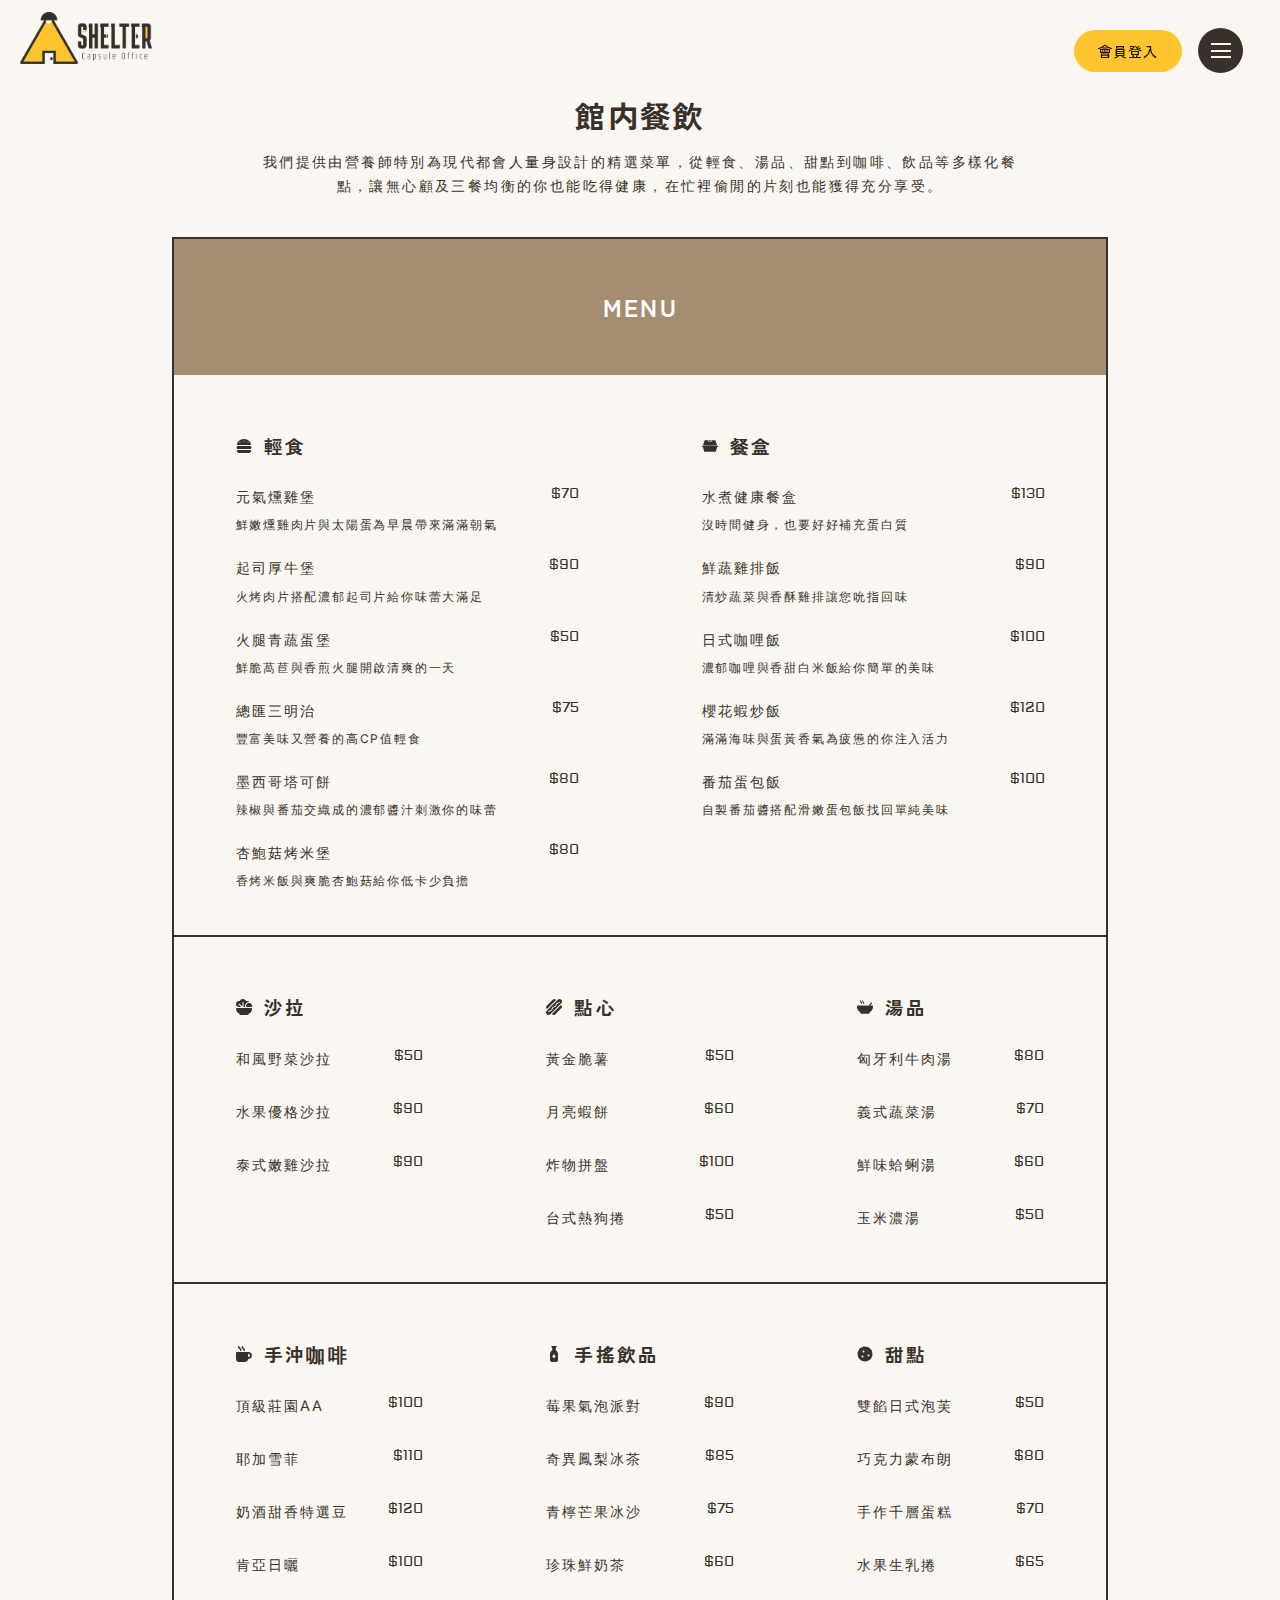
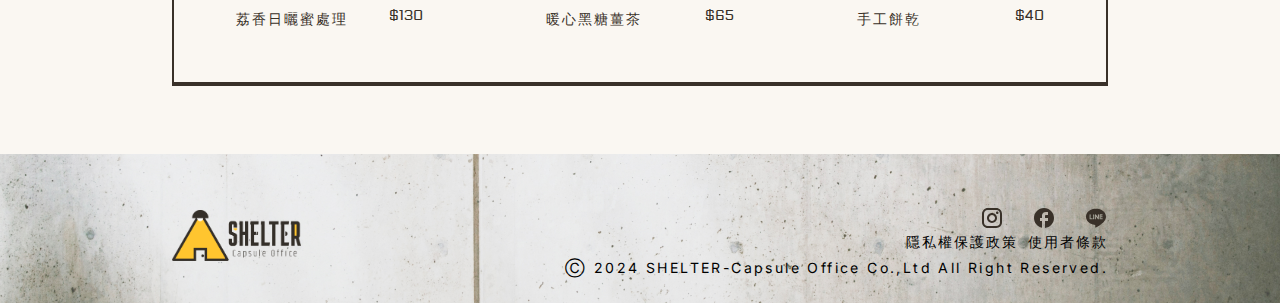
<file: dishes.html>
<!DOCTYPE html>
<html lang="zh">

<head>
    <meta charset="UTF-8">
    <meta name="viewport" content="width=device-width, initial-scale=1.0">
    <title>SHELTER－共享空間辦公室：逃離喧囂的世界，找回自己的寧靜</title>
    <!-- style reset -->
    <link rel="stylesheet" type="text/css" href="reset.css">
    <!-- RWD-style -->
    <link rel="stylesheet" href="grid.css">
    <!-- google font：inter -->
    <link rel="preconnect" href="https://fonts.googleapis.com">
    <link rel="preconnect" href="https://fonts.gstatic.com" crossorigin>
    <link href="https://fonts.googleapis.com/css2?family=Inter:wght@100..900&display=swap" rel="stylesheet">
    <!-- google font：Zen Kaku Gothic New -->
    <link rel="preconnect" href="https://fonts.googleapis.com">
    <link rel="preconnect" href="https://fonts.gstatic.com" crossorigin>
    <link href="https://fonts.googleapis.com/css2?family=Inter:wght@100..900&family=Zen+Kaku+Gothic+New&display=swap"
        rel="stylesheet">
    <!-- google font：Karantina -->
    <link rel="preconnect" href="https://fonts.googleapis.com">
    <link rel="preconnect" href="https://fonts.gstatic.com" crossorigin>
    <link
        href="https://fonts.googleapis.com/css2?family=Inter:wght@100..900&family=Karantina:wght@300;400;700&family=Zen+Kaku+Gothic+New&display=swap"
        rel="stylesheet">
    <!-- google font：Aldrich -->
    <link rel="preconnect" href="https://fonts.googleapis.com">
    <link rel="preconnect" href="https://fonts.gstatic.com" crossorigin>
    <link
        href="https://fonts.googleapis.com/css2?family=Aldrich&family=Inter:wght@100..900&family=Karantina:wght@300;400;700&family=Zen+Kaku+Gothic+New&display=swap"
        rel="stylesheet">
    <!-- custom-style-sheet -->
    <link rel="stylesheet" type="text/css" href="common.css">
    <link rel="stylesheet" type="text/css" href="dishes.css">
</head>

<body>
    <header>
        <div class="logo-btn">
            <a href="index.html">
                <div class="logo-img-container">
                    <img src="images/logo_rectangle.png" alt="shelter logo to main page">
                </div>
            </a>
        </div>
        <div class="btn-wrapper">
            <!-- login-button -->
            <btn class="login-btn" id="loginBtn">
                <span class="login-btn-container" id="loginStatus">會員登入</span>
            </btn>
            <nav id="memberArea">
                <ul>
                    <a href="#">
                        <li class="site-menu_item">會員資料</li>
                    </a>
                    <li class="site-menu_item" id="logOut">登出</li>
                </ul>
            </nav>
            <!-- nav-burger -->
            <button id="menu-toggle">
                <div class="menu-toggle__deco-bar"></div>
                <div class="menu-toggle__deco-bar"></div>
                <div class="menu-toggle__deco-bar"></div>
            </button>
            <!-- nav-list -->
            <nav id="site-menu">
                <ul class="site-menu_list">
                    <li class="site-menu_item"><a href="index.html">首頁</a></li>
                    <li class="site-menu_item"><a href="about.html">關於我們</a></li>
                    <li class="site-menu_item"><a href="news.html">最新消息</a></li>
                    <li class="site-menu_item"><a href="space.html">空間介紹</a></li>
                    <li class="site-menu_item"><a href="dishes.html">館内餐飲</a></li>
                    <li class="site-menu_item"><a href="contact.html">聯絡我們</a></li>
                </ul>
                <div class="social-icon-wrapper">
                    <a href="" class="social-icon--sm instagram"></a>
                    <a href="" class="social-icon--sm facebook"></a>
                    <a href="" class="social-icon--sm line"></a>
                </div>
            </nav>
            <div id="overlay--black"></div>
        </div>
        <!-- login-lightbox -->
        <div id="login-lightbox" class="lightbox login">
            <div class="lightbox-container">
                <div id="lightboxCancel">
                    <img src="images/icon_svg/xmark-solid--white.svg" alt="">
                </div>
                <div class="row">
                    <div class="lightbox-title col-12 col-md-5">
                        <div class="triangle--yw"></div>
                        <h1>Login</h1>
                        <h2>會員登入</h2>
                    </div>
                    <div class="input-section col-12 col-md-7">
                        <form class="input-box" id="login-form">
                            <div class="input-bar">
                                <div class="input-front">Email：</div><input type="email" name="email" id="email">
                            </div>
                            <div class="input-bar">
                                <div class="input-front">密 碼：</div><input type="password" name="password" id="password"
                                    maxlength="16" minlength="8">
                            </div>
                            <div class="login-btns">
                                <button class="btn btn--stroke-primary">
                                    <span>註冊會員</span>
                                </button>
                                <button type="submit" class="btn btn--filled-primary" id="btnLogin">
                                    確認送出
                                </button>
                            </div>
                            <button id="forgot-pswd">忘記密碼?</button>
                        </form>
                    </div>
                </div>
            </div>
        </div>
    </header>
    <div class="dishes-page container">
        <div class="page-title">
            <h1>館内餐飲</h1>
            <p>我們提供由營養師特別為現代都會人量身設計的精選菜單，從輕食、湯品、甜點到咖啡、飲品等多樣化餐點，讓無心顧及三餐均衡的你也能吃得健康，在忙裡偷閒的片刻也能獲得充分享受。</p>
        </div>
        <div class="menu">
            <div class="menu-title">
                <h2>MENU</h2>
            </div>
            <!---- 主餐 ---->
            <div class="main-course row">
                <div class="light-meal col-12 col-md-6">
                    <h3><span class="icon"><img src="images/icon_svg/burger-solid.svg" alt="burger icon"></span>輕食</h3>
                    <div class="dish-list">
                        <div class="dish-item">
                            <div class="dish-text">
                                <div class="dish-name">元氣燻雞堡</div>
                                <div class="dish-intro">鮮嫩燻雞肉片與太陽蛋為早晨帶來滿滿朝氣</div>
                            </div>
                            <div class="price">$70</div>
                        </div>
                        <div class="dish-item">
                            <div class="dish-text">
                                <div class="dish-name">起司厚牛堡</div>
                                <div class="dish-intro">火烤肉片搭配濃郁起司片給你味蕾大滿足</div>
                            </div>
                            <div class="price">$90</div>
                        </div>
                        <div class="dish-item">
                            <div class="dish-text">
                                <div class="dish-name">火腿青蔬蛋堡</div>
                                <div class="dish-intro">鮮脆萵苣與香煎火腿開啟清爽的一天</div>
                            </div>
                            <div class="price">$50</div>
                        </div>
                        <div class="dish-item">
                            <div class="dish-text">
                                <div class="dish-name">總匯三明治</div>
                                <div class="dish-intro">豐富美味又營養的高CP值輕食</div>
                            </div>
                            <div class="price">$75</div>
                        </div>
                        <div class="dish-item">
                            <div class="dish-text">
                                <div class="dish-name">墨西哥塔可餅</div>
                                <div class="dish-intro">辣椒與番茄交織成的濃郁醬汁刺激你的味蕾</div>
                            </div>
                            <div class="price">$80</div>
                        </div>
                        <div class="dish-item">
                            <div class="dish-text">
                                <div class="dish-name">杏鮑菇烤米堡</div>
                                <div class="dish-intro">香烤米飯與爽脆杏鮑菇給你低卡少負擔</div>
                            </div>
                            <div class="price">$80</div>
                        </div>
                    </div>
                </div>
                <div class="lunch-box col-12 col-md-6">
                    <h3><span class="icon"><img src="images/icon_svg/lunch-box-solid.svg" alt="lunch box icon"></span>餐盒</h3>
                    <div class="dish-list">
                        <div class="dish-item">
                            <div class="dish-text">
                                <div class="dish-name">水煮健康餐盒</div>
                                <div class="dish-intro">沒時間健身，也要好好補充蛋白質</div>
                            </div>
                            <div class="price">$130</div>
                        </div>
                        <div class="dish-item">
                            <div class="dish-text">
                                <div class="dish-name">鮮蔬雞排飯</div>
                                <div class="dish-intro">清炒蔬菜與香酥雞排讓您吮指回味</div>
                            </div>
                            <div class="price">$90</div>
                        </div>
                        <div class="dish-item">
                            <div class="dish-text">
                                <div class="dish-name">日式咖哩飯</div>
                                <div class="dish-intro">濃郁咖哩與香甜白米飯給你簡單的美味</div>
                            </div>
                            <div class="price">$100</div>
                        </div>
                        <div class="dish-item">
                            <div class="dish-text">
                                <div class="dish-name">櫻花蝦炒飯</div>
                                <div class="dish-intro">滿滿海味與蛋黃香氣為疲憊的你注入活力</div>
                            </div>
                            <div class="price">$120</div>
                        </div>
                        <div class="dish-item">
                            <div class="dish-text">
                                <div class="dish-name">番茄蛋包飯</div>
                                <div class="dish-intro">自製番茄醬搭配滑嫩蛋包飯找回單純美味</div>
                            </div>
                            <div class="price">$100</div>
                        </div>
                    </div>
                </div>
            </div>
            <!---- 附餐&湯品 ---->
            <div class="side-dish row">
                <div class="salad col-12 col-md-4">
                    <h3><span class="icon"><img src="images/icon_svg/salad-solid.svg" alt="salad icon"></span>沙拉</h3>
                    <div class="dish-list">
                        <div class="dish-item">
                            <div class="dish-text">
                                <div class="dish-name">和風野菜沙拉</div>
                            </div>
                            <div class="price">$50</div>
                        </div>
                        <div class="dish-item">
                            <div class="dish-text">
                                <div class="dish-name">水果優格沙拉</div>
                            </div>
                            <div class="price">$90</div>
                        </div>
                        <div class="dish-item">
                            <div class="dish-text">
                                <div class="dish-name">泰式嫩雞沙拉</div>
                            </div>
                            <div class="price">$90</div>
                        </div>
                    </div>
                </div>
                <div class="snack col-12 col-md-4">
                    <h3><span class="icon"><img src="images/icon_svg/hotdog-solid.svg" alt="hotdog icon"></span>點心</h3>
                    <div class="dish-list">
                        <div class="dish-item">
                            <div class="dish-text">
                                <div class="dish-name">黃金脆薯</div>
                            </div>
                            <div class="price">$50</div>
                        </div>
                        <div class="dish-item">
                            <div class="dish-text">
                                <div class="dish-name">月亮蝦餅</div>
                            </div>
                            <div class="price">$60</div>
                        </div>
                        <div class="dish-item">
                            <div class="dish-text">
                                <div class="dish-name">炸物拼盤</div>
                            </div>
                            <div class="price">$100</div>
                        </div>
                        <div class="dish-item">
                            <div class="dish-text">
                                <div class="dish-name">台式熱狗捲</div>
                            </div>
                            <div class="price">$50</div>
                        </div>
                    </div>
                </div>
                <div class="soup col-12 col-md-4">
                    <h3><span class="icon"><img src="images/icon_svg/bowl-of-soup-solid.svg" alt="a bowl of soup icon"></span>湯品</h3>
                    <div class="dish-list">
                        <div class="dish-item">
                            <div class="dish-text">
                                <div class="dish-name">匈牙利牛肉湯</div>
                            </div>
                            <div class="price">$80</div>
                        </div>
                        <div class="dish-item">
                            <div class="dish-text">
                                <div class="dish-name">義式蔬菜湯</div>
                            </div>
                            <div class="price">$70</div>
                        </div>
                        <div class="dish-item">
                            <div class="dish-text">
                                <div class="dish-name">鮮味蛤蜊湯</div>
                            </div>
                            <div class="price">$60</div>
                        </div>
                        <div class="dish-item">
                            <div class="dish-text">
                                <div class="dish-name">玉米濃湯</div>
                            </div>
                            <div class="price">$50</div>
                        </div>
                    </div>
                </div>
            </div>
            <!---- 飲品&甜點 ---->
            <div class="drinks row">
                <div class="coffee col-12 col-md-4">
                    <h3><span class="icon"><img src="images/icon_svg/mug-hot-solid.svg" alt="a cup of hot coffee"></span>手沖咖啡</h3>
                    <div class="dish-list">
                        <div class="dish-item">
                            <div class="dish-text">
                                <div class="dish-name">頂級莊園AA</div>
                            </div>
                            <div class="price">$100</div>
                        </div>
                        <div class="dish-item">
                            <div class="dish-text">
                                <div class="dish-name">耶加雪菲</div>
                            </div>
                            <div class="price">$110</div>
                        </div>
                        <div class="dish-item">
                            <div class="dish-text">
                                <div class="dish-name">奶酒甜香特選豆</div>
                            </div>
                            <div class="price">$120</div>
                        </div>
                        <div class="dish-item">
                            <div class="dish-text">
                                <div class="dish-name">肯亞日曬</div>
                            </div>
                            <div class="price">$100</div>
                        </div>
                        <div class="dish-item">
                            <div class="dish-text">
                                <div class="dish-name">荔香日曬蜜處理</div>
                            </div>
                            <div class="price">$130</div>
                        </div>
                    </div>
                </div>
                <div class="soft-drink col-12 col-md-4">
                    <h3><span class="icon"><img src="images/icon_svg/bottle-droplet-solid.svg" alt="bottle icon"></span>手搖飲品</h3>
                    <div class="dish-list">
                        <div class="dish-item">
                            <div class="dish-text">
                                <div class="dish-name">莓果氣泡派對</div>
                            </div>
                            <div class="price">$90</div>
                        </div>
                        <div class="dish-item">
                            <div class="dish-text">
                                <div class="dish-name">奇異鳳梨冰茶</div>
                            </div>
                            <div class="price">$85</div>
                        </div>
                        <div class="dish-item">
                            <div class="dish-text">
                                <div class="dish-name">青檸芒果冰沙</div>
                            </div>
                            <div class="price">$75</div>
                        </div>
                        <div class="dish-item">
                            <div class="dish-text">
                                <div class="dish-name">珍珠鮮奶茶</div>
                            </div>
                            <div class="price">$60</div>
                        </div>
                        <div class="dish-item">
                            <div class="dish-text">
                                <div class="dish-name">暖心黑糖薑茶</div>
                            </div>
                            <div class="price">$65</div>
                        </div>
                    </div>
                </div>
                <div class="sweets col-12 col-md-4">
                    <h3><span class="icon"><img src="images/icon_svg/cookie-solid.svg" alt="cookie icon"></span>甜點</h3>
                    <div class="dish-list">
                        <div class="dish-item">
                            <div class="dish-text">
                                <div class="dish-name">雙餡日式泡芙</div>
                            </div>
                            <div class="price">$50</div>
                        </div>
                        <div class="dish-item">
                            <div class="dish-text">
                                <div class="dish-name">巧克力蒙布朗</div>
                            </div>
                            <div class="price">$80</div>
                        </div>
                        <div class="dish-item">
                            <div class="dish-text">
                                <div class="dish-name">手作千層蛋糕</div>
                            </div>
                            <div class="price">$70</div>
                        </div>
                        <div class="dish-item">
                            <div class="dish-text">
                                <div class="dish-name">水果生乳捲</div>
                            </div>
                            <div class="price">$65</div>
                        </div>
                        <div class="dish-item">
                            <div class="dish-text">
                                <div class="dish-name">手工餅乾</div>
                            </div>
                            <div class="price">$40</div>
                        </div>
                    </div>
                </div>
            </div>
        </div>
    </div>
    <footer>
        <div class="footer-container">
            <div class="social-media-bar">
                <div class="footer-logo">
                    <a href="index.html">
                        <img src="images/logo_rectangle.png" alt="">
                    </a>
                </div>
            </div>
            <div class="legal-notice">
                <div class="social-media-icon">
                    <a href="" class="social-icon--sm instagram"></a>
                    <a href="" class="social-icon--sm facebook"></a>
                    <a href="" class="social-icon--sm line"></a>
                </div>
                <div class="policy-link">
                    <a href="#" id="privacy-policy">隱私權保護政策</a>
                    <a href="#" id="term">使用者條款</a>
                </div>
                <p>Ⓒ 2024 SHELTER-Capsule Office Co.,Ltd All Right Reserved.</p>
            </div>
        </div>
    </footer>

    <script>
        //-----Nav-toggle-n-list-----
        document.getElementById('menu-toggle').addEventListener('click', function () {
            document.getElementById('login-lightbox').classList.remove('active');
            document.getElementById('site-menu').classList.toggle('active');
            document.getElementById('menu-toggle').classList.toggle('active');

            let overlayActive = document.getElementById('overlay--black').classList.contains('active');
            if (overlayActive == false) {
                document.getElementById('overlay--black').classList.add('active');
            } else {
                document.getElementById('overlay--black').classList.remove('active');
            }
        });
        document.getElementById('overlay--black').addEventListener('click', function () {
            document.getElementById('site-menu').classList.remove('active');
            document.getElementById('overlay--black').classList.remove('active');
            document.getElementById('menu-toggle').classList.remove('active');
        });

        //-----Login Page:function-----
        let loginStatus = document.getElementById("loginStatus").textContent;
        let lightBox = document.getElementById("login-lightbox");
        let loginForm = document.getElementById('login-form');

        function closeLightBox() {
            clearData;
            document.getElementById('login-lightbox').classList.remove('active');
            document.getElementById('overlay--black').classList.remove('active');
        }
        function checkData() {
            loginForm.addEventListener('submit', function (event) {
                event.preventDefault();
                if (loginForm.checkValidity()) {
                    clearData();
                    statusSwitch();
                    closeLightBox();
                }
            });
        }
        function clearData() {
            //將登入表單上的資料清空
            document.getElementById("email").value = '';
            document.getElementById("password").value = '';
        }
        function statusSwitch() {
            if (loginStatus === '會員登入') {
                document.getElementById("loginStatus").textContent = '會員專區';
            }
            else {
                clearData();
                document.getElementById("loginStatus").textContent = '會員登入';
            }
        }
        //-----Login Page:login-----
        document.getElementById('loginBtn').addEventListener('click', function () {
            document.getElementById('menu-toggle').classList.remove('active');
            let loginStatus = document.getElementById("loginStatus").textContent;
            let overlayActive = document.getElementById('overlay--black').classList.contains('active');
            if (loginStatus === '會員登入') {
                document.getElementById('site-menu').classList.remove('active');
                document.getElementById('login-lightbox').classList.toggle('active');
                if (overlayActive == false) {
                    document.getElementById('overlay--black').classList.add('active');
                } else {
                    document.getElementById('overlay--black').classList.remove('active');
                }
            }   
        });
        document.getElementById("lightboxCancel").addEventListener('click', function () {
            document.getElementById('login-lightbox').classList.remove('active');
            document.getElementById('overlay--black').classList.remove('active');
        });
        document.getElementById('overlay--black').addEventListener('click', function () {
            document.getElementById('login-lightbox').classList.remove('active');
            document.getElementById('overlay--black').classList.remove('active');
        });
        document.getElementById('btnLogin').onclick = checkData;

        //-----memberArea:會員專區-----
        let memberArea = document.getElementById('memberArea');
        let loginBtn = document.getElementById('loginBtn');

        loginBtn.addEventListener('mouseenter', function () {
            let loginStatus = document.getElementById("loginStatus").textContent;
            if (loginStatus === '會員專區') {
                memberArea.style.display = "block";
            }
        });
        loginBtn.addEventListener('mouseleave', function () {
            let loginStatus = document.getElementById("loginStatus").textContent;
            if (loginStatus === '會員專區') {
                memberArea.style.display = "none";
            }
        });
        memberArea.addEventListener('mouseenter', function () {
            let loginStatus = document.getElementById("loginStatus").textContent;
            if (loginStatus === '會員專區') {
                memberArea.style.display = "block";
            }
        })
        memberArea.addEventListener('mouseleave', function () {
            let loginStatus = document.getElementById("loginStatus").textContent;
            if (loginStatus === '會員專區') {
                memberArea.style.display = "none";
            }
        })
        //-----Logout:登出-----
        let logOut = document.getElementById('logOut');
        logOut.addEventListener('click', function () {
            clearData();
            document.getElementById('loginStatus').textContent = '會員登入';
            memberArea.style.display = "none";
        })
    </script>
</body>
</html>
</file>
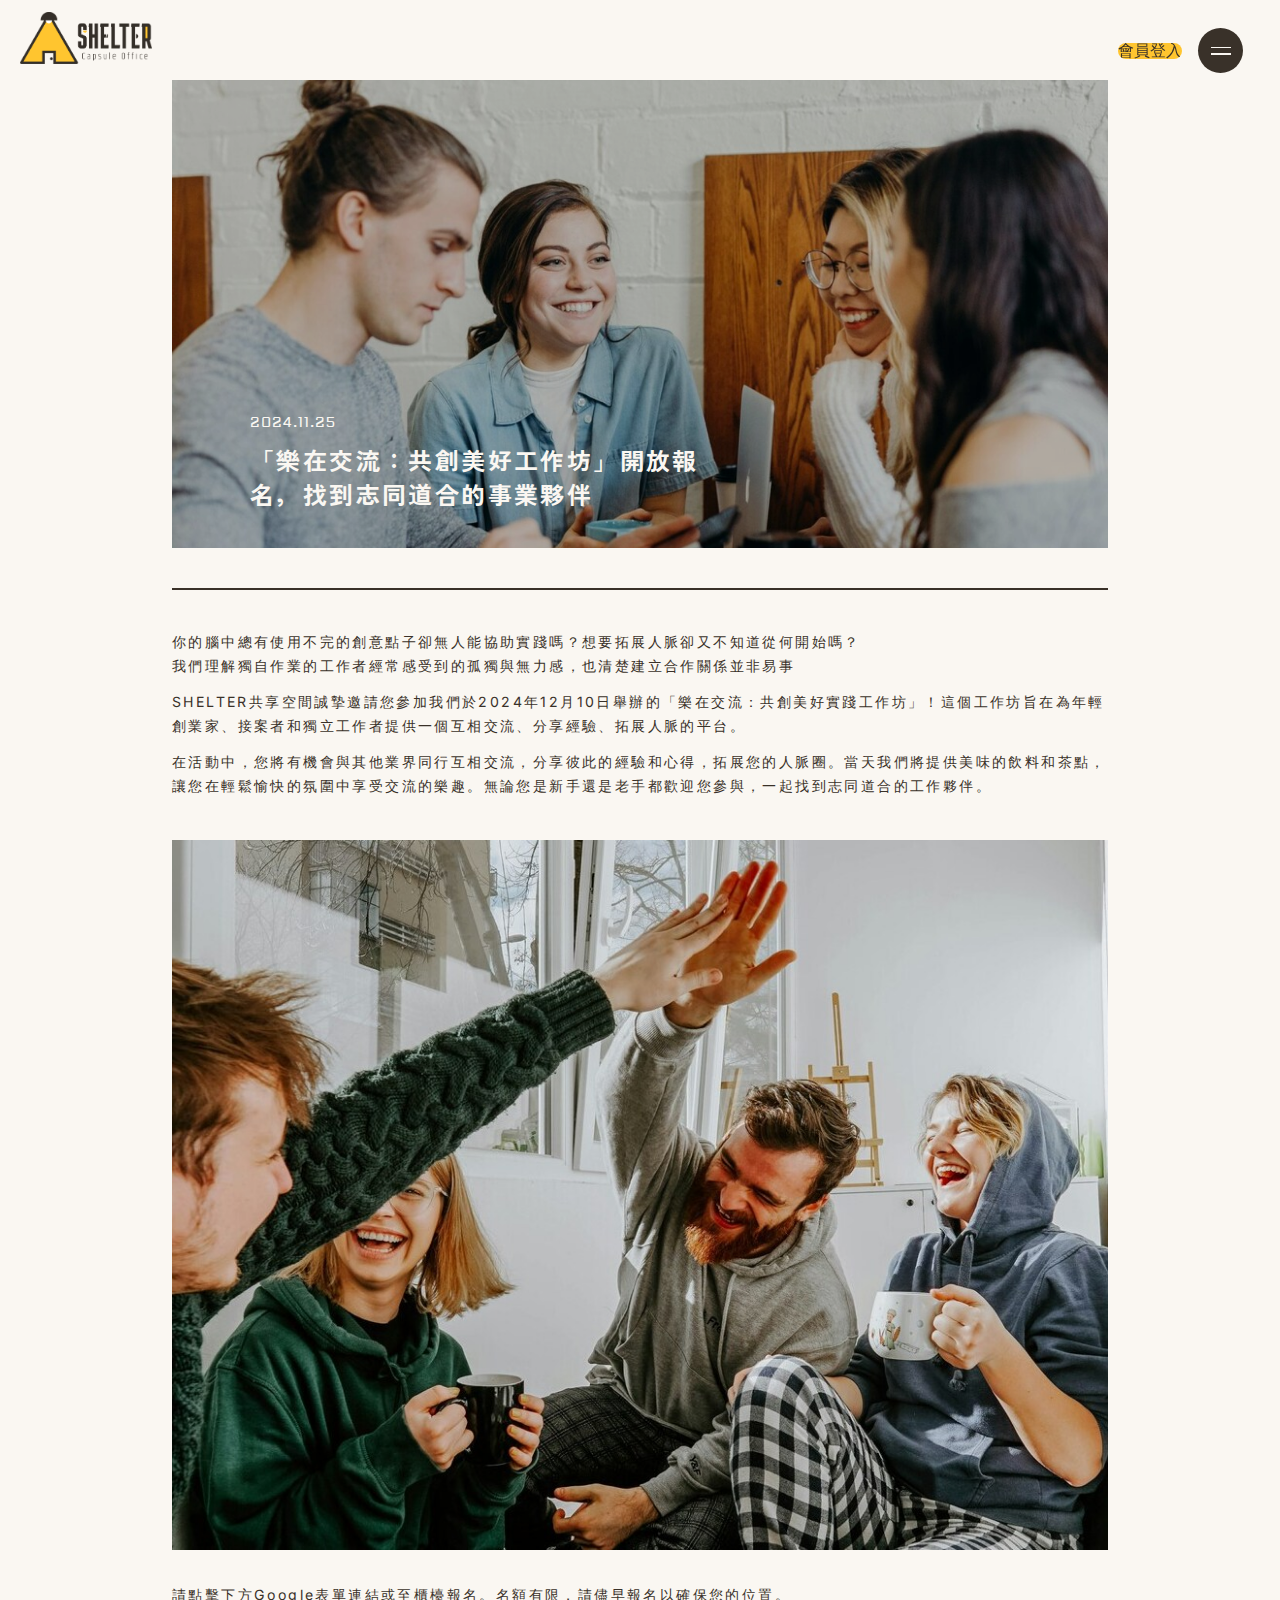
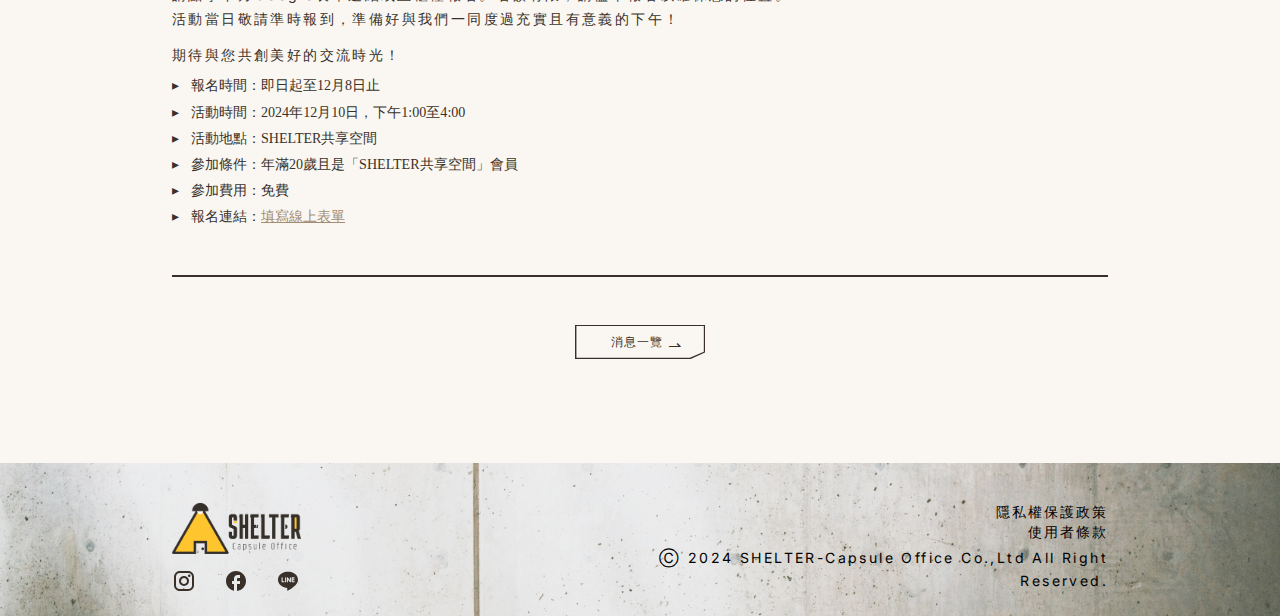
<file: news-article.html>
<!DOCTYPE html>
<html lang="zh">
<head>
    <meta charset="UTF-8">
    <meta name="viewport" content="width=device-width, initial-scale=1.0">
    <title>SHELTER－共享空間辦公室：逃離喧囂的世界，找回自己的寧靜</title>
    <!-- style reset -->
    <link rel="stylesheet" type="text/css" href="reset.css">
    <!-- RWD-style -->
    <link rel="stylesheet" href="grid.css">
    <!-- google font：inter -->
    <link rel="preconnect" href="https://fonts.googleapis.com">
    <link rel="preconnect" href="https://fonts.gstatic.com" crossorigin>
    <link href="https://fonts.googleapis.com/css2?family=Inter:wght@100..900&display=swap" rel="stylesheet">
    <!-- google font：Zen Kaku Gothic New -->
    <link rel="preconnect" href="https://fonts.googleapis.com">
    <link rel="preconnect" href="https://fonts.gstatic.com" crossorigin>
    <link href="https://fonts.googleapis.com/css2?family=Inter:wght@100..900&family=Zen+Kaku+Gothic+New&display=swap" rel="stylesheet">
    <!-- google font：Karantina -->
    <link rel="preconnect" href="https://fonts.googleapis.com">
    <link rel="preconnect" href="https://fonts.gstatic.com" crossorigin>
    <link href="https://fonts.googleapis.com/css2?family=Inter:wght@100..900&family=Karantina:wght@300;400;700&family=Zen+Kaku+Gothic+New&display=swap" rel="stylesheet">
    <!-- google font：Aldrich -->
    <link rel="preconnect" href="https://fonts.googleapis.com">
    <link rel="preconnect" href="https://fonts.gstatic.com" crossorigin>
    <link href="https://fonts.googleapis.com/css2?family=Aldrich&family=Inter:wght@100..900&family=Karantina:wght@300;400;700&family=Zen+Kaku+Gothic+New&display=swap" rel="stylesheet">
    <!-- custom-style-sheet -->
    <link rel="stylesheet" type="text/css" href="common.css">
    <link rel="stylesheet" type="text/css" href="news-article.css">
</head>
<body>
    <header>
        <div class="logo-btn">
            <a href="index.html">
                <div class="logo-img-container">
                    <img src="images/logo_rectangle.png" alt="shelter logo to main page">
                </div>
            </a>
        </div>
        <div class="btn-wrapper">
            <div class="login-btn">
                <a href="#">
                    <div class="login-btn-container">會員登入</div>
                </a>
            </div>
            <button id="menu-toggle">
                <div class="menu-toggle__deco-bar"></div>
                <div class="menu-toggle__deco-bar"></div>
            </button>
            <nav id="site-menu">
                <ul class="site-menu_list">
                    <li class="site-menu_item"><a href="#">首頁</a></li>
                    <li class="site-menu_item"><a href="#">關於我們</a></li>
                    <li class="site-menu_item"><a href="#">最新消息</a></li>
                    <li class="site-menu_item"><a href="space.html">空間介紹</a></li>
                    <li class="site-menu_item"><a href="#">館內餐飲</a></li>
                    <li class="site-menu_item"><a href="#">聯絡我們</a></li>
                </ul>
                <div class="social-icon-wrapper">
                    <a href="" class="social-icon--sm instagram"></a>
                    <a href="" class="social-icon--sm facebook"></a>
                    <a href="" class="social-icon--sm line"></a>
                </div>
            </nav>
            <div id="overlay--black">
            </div>
        </div>
    </header>
    <div class="article-banner">
        <div class="section-container row">
            <div class="banner-img">
                <img src="images/news_people-talking-in-workshop_s.jpg" alt="">
            </div>
            <div class="overlay-dark"></div>
            <div class="banner-txt col-12 col-md-6">
                <div class="font--time">2024.11.25</div>
                <h2>「樂在交流：共創美好工作坊」開放報名，找到志同道合的事業夥伴</h2>
            </div>
        </div>
    </div>
    <div class="article-section">
        <div class="section-container">
            <p>你的腦中總有使用不完的創意點子卻無人能協助實踐嗎？想要拓展人脈卻又不知道從何開始嗎？<br>
            我們理解獨自作業的工作者經常感受到的孤獨與無力感，也清楚建立合作關係並非易事</p>
            <p>SHELTER共享空間誠摯邀請您參加我們於2024年12月10日舉辦的「樂在交流：共創美好實踐工作坊」！這個工作坊旨在為年輕創業家、接案者和獨立工作者提供一個互相交流、分享經驗、拓展人脈的平台。</p>
            <p>在活動中，您將有機會與其他業界同行互相交流，分享彼此的經驗和心得，拓展您的人脈圈。當天我們將提供美味的飲料和茶點，讓您在輕鬆愉快的氛圍中享受交流的樂趣。無論您是新手還是老手都歡迎您參與，一起找到志同道合的工作夥伴。</p>
            <div class="article-img">
                <img src="images/news_woman-in-black-and-white-checkered-long-sleeve-shirt-sitting-beside-man-in-green-crew-neck_s.jpg" alt="">
            </div>
            <p>請點擊下方Google表單連結或至櫃檯報名。名額有限，請儘早報名以確保您的位置。<br>
            活動當日敬請準時報到，準備好與我們一同度過充實且有意義的下午！
            </p>
            <p>
                期待與您共創美好的交流時光！
            </p>
            <ul>
                <li>報名時間：即日起至12月8日止</li>
                <li>活動時間：2024年12月10日，下午1:00至4:00</li>
                <li>活動地點：SHELTER共享空間</li>
                <li>參加條件：年滿20歲且是「SHELTER共享空間」會員</li>
                <li>參加費用：免費</li>
                <li>報名連結：<a href="#">填寫線上表單</a></li>
            </ul>
        </div>
        <div class="back-to-news">
            <div class="btn btn--stroke-primary">
                <a href="news.html" class="font--btn">消息一覽</a>
            </div>
        </div>
    </div>
    
    
    
    <footer>
        <div class="footer-container row row-cols-1 row-cols-md-2">
            <div class="social-media-bar col">
                <div class="footer-logo">
                    <img src="images/logo_rectangle.png" alt="">
                </div>
                <div class="social-media-icon">
                    <a href="" class="social-icon--sm instagram"></a>
                    <a href="" class="social-icon--sm facebook"></a>
                    <a href="" class="social-icon--sm line"></a>
                </div>
            </div>
            <div class="legal-notice col">
                <a href="#" id="privacy-policy">隱私權保護政策</a>
                <a href="#" id="term">使用者條款</a>
                <p>Ⓒ 2024 SHELTER-Capsule Office Co.,Ltd All Right Reserved.</p>
            </div>
        </div>
    </footer>
    <script>
        document.getElementById('menu-toggle').addEventListener('click', function(){
            document.getElementById('site-menu').classList.toggle('active');
            document.getElementById('overlay--black').classList.toggle('active');
        });
        document.getElementById('overlay').addEventListener('click', function() {
            document.getElementById('site-menu').classList.remove('active');
            document.getElementById('overlay').classList.remove('active');
        });
    </script>
</body>
</html>
</file>
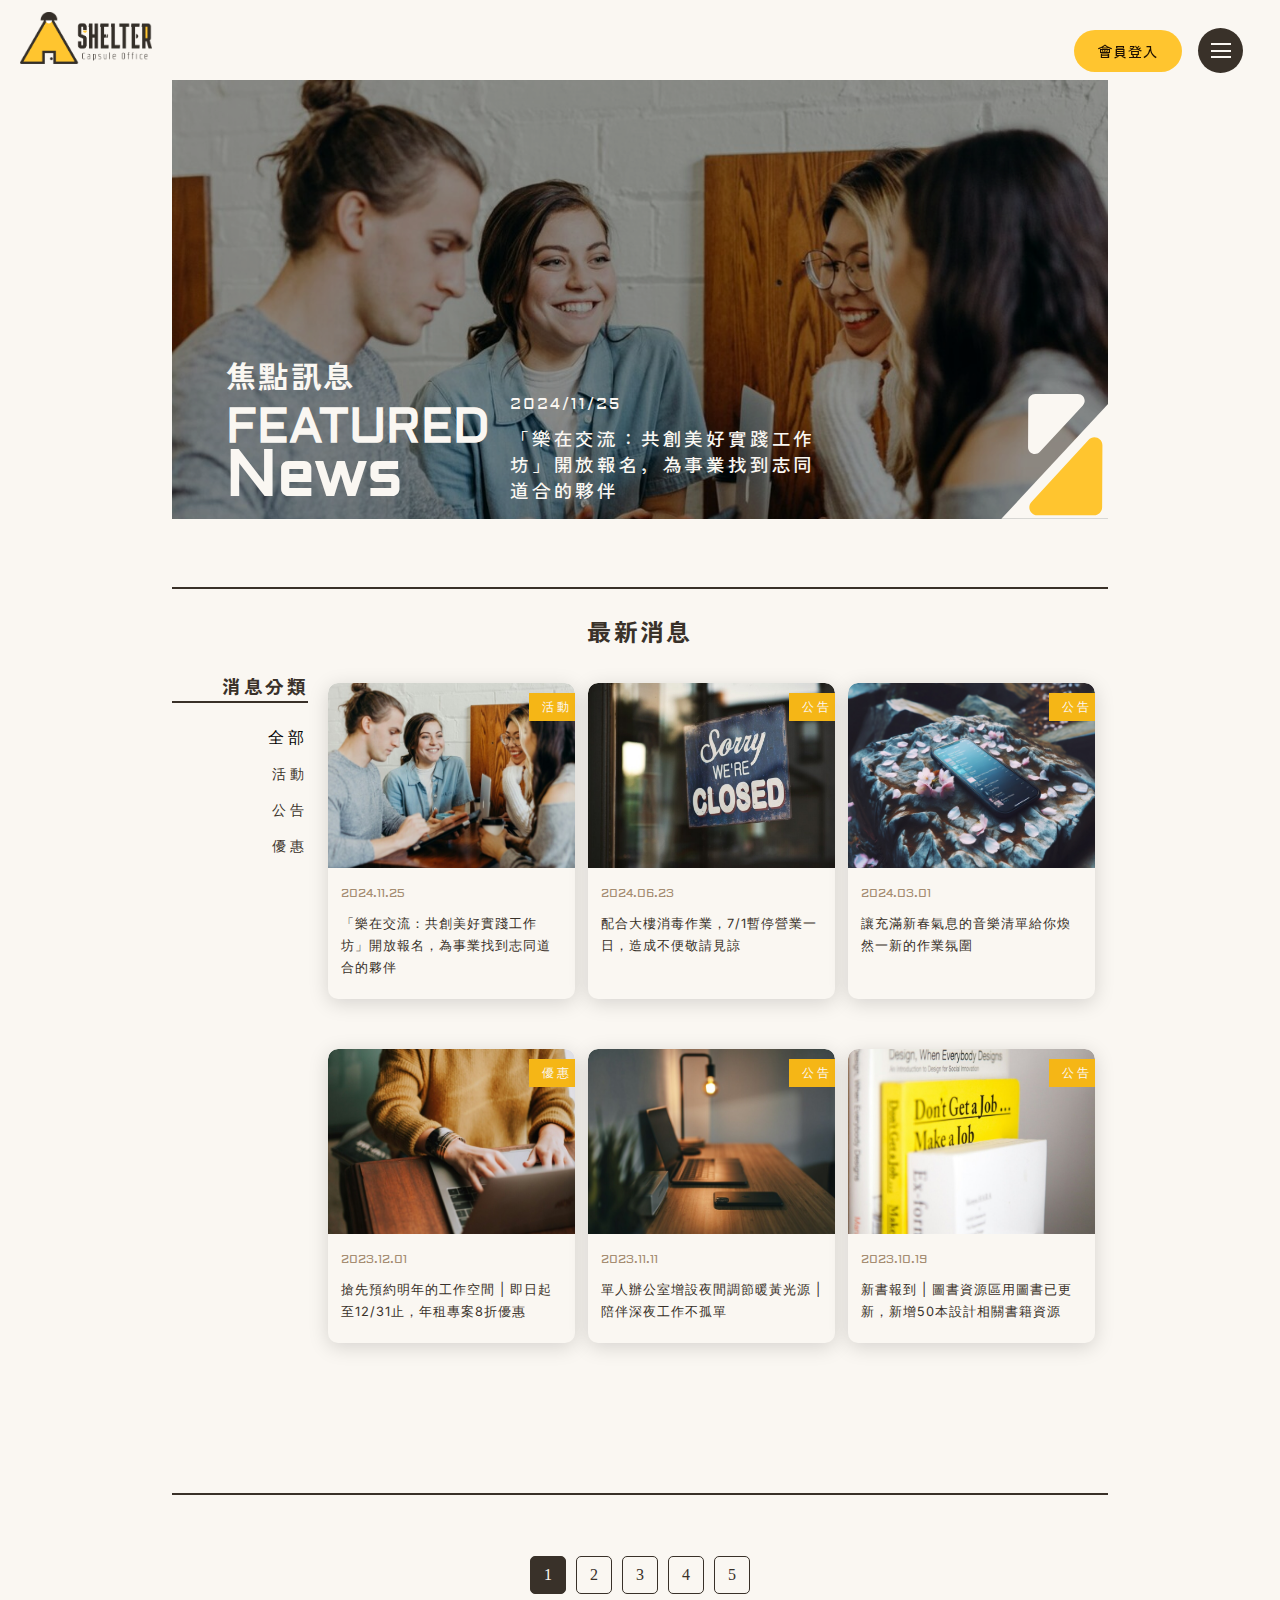
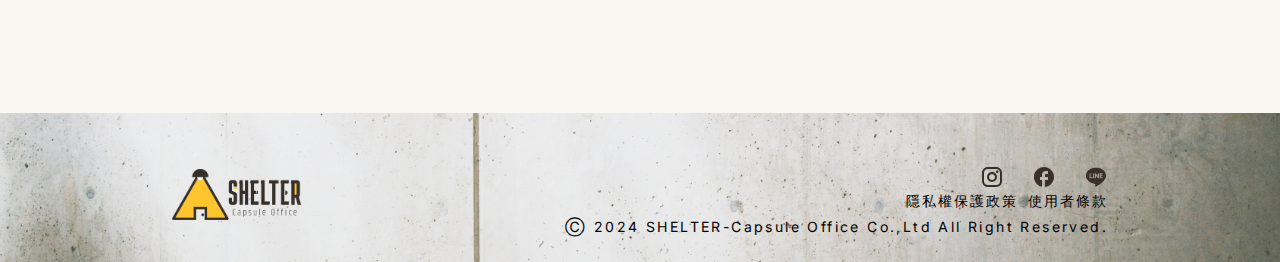
<file: news.html>
<!DOCTYPE html>
<html lang="zh">

<head>
    <meta charset="UTF-8">
    <meta name="viewport" content="width=device-width, initial-scale=1.0">
    <title>SHELTER－共享空間辦公室：逃離喧囂的世界，找回自己的寧靜</title>
    <!-- style reset -->
    <link rel="stylesheet" type="text/css" href="reset.css">
    <!-- RWD-style -->
    <link rel="stylesheet" href="grid.css">
    <!-- google font：inter -->
    <link rel="preconnect" href="https://fonts.googleapis.com">
    <link rel="preconnect" href="https://fonts.gstatic.com" crossorigin>
    <link href="https://fonts.googleapis.com/css2?family=Inter:wght@100..900&display=swap" rel="stylesheet">
    <!-- google font：Zen Kaku Gothic New -->
    <link rel="preconnect" href="https://fonts.googleapis.com">
    <link rel="preconnect" href="https://fonts.gstatic.com" crossorigin>
    <link href="https://fonts.googleapis.com/css2?family=Inter:wght@100..900&family=Zen+Kaku+Gothic+New&display=swap"
        rel="stylesheet">
    <!-- google font：Karantina -->
    <link rel="preconnect" href="https://fonts.googleapis.com">
    <link rel="preconnect" href="https://fonts.gstatic.com" crossorigin>
    <link
        href="https://fonts.googleapis.com/css2?family=Inter:wght@100..900&family=Karantina:wght@300;400;700&family=Zen+Kaku+Gothic+New&display=swap"
        rel="stylesheet">
    <!-- google font：Aldrich -->
    <link rel="preconnect" href="https://fonts.googleapis.com">
    <link rel="preconnect" href="https://fonts.gstatic.com" crossorigin>
    <link
        href="https://fonts.googleapis.com/css2?family=Aldrich&family=Inter:wght@100..900&family=Karantina:wght@300;400;700&family=Zen+Kaku+Gothic+New&display=swap"
        rel="stylesheet">
    <!-- custom-style-sheet -->
    <link rel="stylesheet" type="text/css" href="common.css">
    <link rel="stylesheet" type="text/css" href="news.css">
</head>

<body>
    <header>
        <div class="logo-btn">
            <a href="index.html">
                <div class="logo-img-container">
                    <img src="images/logo_rectangle.png" alt="shelter logo to main page">
                </div>
            </a>
        </div>
        <div class="btn-wrapper">
            <!-- login-button -->
            <btn class="login-btn" id="loginBtn">
                <span class="login-btn-container" id="loginStatus">會員登入</span>
            </btn>
            <nav id="memberArea">
                <ul>
                    <a href="#">
                        <li class="site-menu_item">會員資料</li>
                    </a>
                    <li class="site-menu_item" id="logOut">登出</li>
                </ul>
            </nav>
            <!-- nav-burger -->
            <button id="menu-toggle">
                <div class="menu-toggle__deco-bar"></div>
                <div class="menu-toggle__deco-bar"></div>
                <div class="menu-toggle__deco-bar"></div>
            </button>
            <!-- nav-list -->
            <nav id="site-menu">
                <ul class="site-menu_list">
                    <li class="site-menu_item"><a href="index.html">首頁</a></li>
                    <li class="site-menu_item"><a href="about.html">關於我們</a></li>
                    <li class="site-menu_item"><a href="news.html">最新消息</a></li>
                    <li class="site-menu_item"><a href="space.html">空間介紹</a></li>
                    <li class="site-menu_item"><a href="dishes.html">館内餐飲</a></li>
                    <li class="site-menu_item"><a href="contact.html">聯絡我們</a></li>
                </ul>
                <div class="social-icon-wrapper">
                    <a href="" class="social-icon--sm instagram"></a>
                    <a href="" class="social-icon--sm facebook"></a>
                    <a href="" class="social-icon--sm line"></a>
                </div>
            </nav>
            <div id="overlay--black"></div>
        </div>
        <!-- login-lightbox -->
        <div id="login-lightbox" class="lightbox login">
            <div class="lightbox-container">
                <div id="lightboxCancel">
                    <img src="images/icon_svg/xmark-solid--white.svg" alt="">
                </div>
                <div class="row">
                    <div class="lightbox-title col-12 col-md-5">
                        <div class="triangle--yw"></div>
                        <h1>Login</h1>
                        <h2>會員登入</h2>
                    </div>
                    <div class="input-section col-12 col-md-7">
                        <form class="input-box" id="login-form">
                            <div class="input-bar">
                                <div class="input-front">Email：</div><input type="email" name="email" id="email">
                            </div>
                            <div class="input-bar">
                                <div class="input-front">密 碼：</div><input type="password" name="password" id="password"
                                    maxlength="16" minlength="8">
                            </div>
                            <div class="login-btns">
                                <button class="btn btn--stroke-primary">
                                    <span>註冊會員</span>
                                </button>
                                <button type="submit" class="btn btn--filled-primary" id="btnLogin">
                                    確認送出
                                </button>
                            </div>
                            <button id="forgot-pswd">忘記密碼?</button>
                        </form>
                    </div>
                </div>
            </div>
        </div>
    </header>
    <section class="slider-section">
        <div class="section-container">
            <div class="slider-wrapper">
                <div class="slider-txt-wrapper">
                    <div class="slider-title">
                        <h1>焦點訊息</h1>
                        <div class="title--upper-case">FEATURED<br><span>News</span></div>
                    </div>
                    <div class="slider-content">
                        <div class="font--time">2024/11/25</div>
                        <h3>「樂在交流：共創美好實踐工作坊」開放報名，為事業找到志同道合的夥伴</h3>
                    </div>
                </div>
                <div class="slider">
                    <img id="slide-1" src="images/news_people-talking-in-workshop_s.jpg" alt="">
                </div>
                <div class="overlay--black"></div>
                <div class="slider-btns">
                    <div id="prevSlide">
                        <img src="images/deco/btn-arrow_white.svg">
                    </div>
                    <div id="nextSlide">
                        <img src="images/deco/btn-arrow_yw.svg">
                    </div>
                </div>
            </div>
        </div>
    </section>
    <div class="news-section">
        <div class="section-container">
            <h2>最新消息</h2>
            <div class="row">
                <div id="filter-btn">
                    <span class="filter-icon">
                        <img src="images/icon_svg/filter-icon.svg" alt="文章篩選器">
                    </span>
                    <span>消息分類</span>
                </div>
                <div class="filter col-12 col-md-3 col-lg-2 hidden" id="filterList">
                    <h3>消息分類</h3>
                    <div id="showAllCards">全部</div>
                    <ul>
                        <li class="activity">活動</li>
                        <li class="announce">公告</li>
                        <li class="discount">優惠</li>
                    </ul>
                </div>
                <div class="row row-cols-1 row-cols-sm-2 row-cols-md-2 row-cols-lg-3  col-12 col-md-9 col-lg-10 card-row">
                    <div class="col">
                        <a href="news/news-article.html" class="card-link">
                            <div class="news-card">
                                <div class="card-img">
                                    <img src="images/news_people-talking-in-workshop_s.jpg">
                                </div>
                                <div class="card-txt">
                                    <div class="card-time font--time">2024.11.25</div>
                                    <div class="font--card-title">「樂在交流：共創美好實踐工作坊」開放報名，為事業找到志同道合的夥伴</div>
                                </div>
                                <div class="card-badge activity">活動</div>
                            </div>
                        </a>
                    </div>
                    <div class="col">
                        <a href="news/news-article.html" class="card-link">
                            <div class="news-card">
                                <div class="card-img">
                                    <img src="images/news_closed-sign_s.jpg">
                                </div>
                                <div class="card-txt">
                                    <div class="card-time font--time">2024.06.23</div>
                                    <div class="font--card-title">配合大樓消毒作業，7/1暫停營業一日，造成不便敬請見諒</div>
                                </div>
                                <div class="card-badge announce">公告</div>
                            </div>
                        </a>
                    </div>
                    <div class="col">
                        <a href="news/news-article.html" class="card-link">
                            <div class="news-card">
                                <div class="card-img">
                                    <img src="images/news_phone-on-a-rock-with-sakura-petals_s.jpg">
                                </div>
                                <div class="card-txt">
                                    <div class="card-time font--time">2024.03.01</div>
                                    <div class="font--card-title">讓充滿新春氣息的音樂清單給你煥然一新的作業氛圍</div>
                                </div>
                                <div class="card-badge announce">公告</div>
                            </div>
                        </a>
                    </div>
                    <div class="col">
                        <a href="news/news-article.html" class="card-link">
                            <div class="news-card">
                                <div class="card-img">
                                    <img src="images/news_typing-on-laptop_s.jpg">
                                </div>
                                <div class="card-txt">
                                    <div class="card-time font--time">2023.12.01</div>
                                    <div class="font--card-title">搶先預約明年的工作空間 | 即日起至12/31止，年租專案8折優惠</div>
                                </div>
                                <div class="card-badge discount">優惠</div>
                            </div>
                        </a>
                    </div>
                    <div class="col">
                        <a href="news/news-article.html" class="card-link">
                            <div class="news-card">
                                <div class="card-img">
                                    <img src="images/news_soft-light-night-room_s.jpg">
                                </div>
                                <div class="card-txt">
                                    <div class="card-time font--time">2023.11.11</div>
                                    <div class="font--card-title">單人辦公室增設夜間調節暖黃光源 | 陪伴深夜工作不孤單</div>
                                </div>
                                <div class="card-badge announce">公告</div>
                            </div>
                        </a>
                    </div>
                    <div class="col">
                        <a href="news/news-article.html" class="card-link">
                            <div class="news-card">
                                <div class="card-img">
                                    <img src="images/library_design-books_s.jpg">
                                </div>
                                <div class="card-txt">
                                    <div class="card-time font--time">2023.10.19</div>
                                    <div class="font--card-title">新書報到 | 圖書資源區用圖書已更新，新增50本設計相關書籍資源</div>
                                </div>
                                <div class="card-badge announce">公告</div>
                            </div>
                        </a>
                    </div>
                </div>
            </div>

            <div class="page-btn">
                <ul>
                    <li><a href="#">1</a></li>
                    <li><a href="#">2</a></li>
                    <li><a href="#">3</a></li>
                    <li><a href="#">4</a></li>
                    <li><a href="#">5</a></li>
                </ul>
            </div>
        </div>
    </div>

    <footer>
        <div class="footer-container">
            <div class="social-media-bar">
                <div class="footer-logo">
                    <a href="index.html">
                        <img src="images/logo_rectangle.png" alt="">
                    </a>
                </div>
            </div>
            <div class="legal-notice">
                <div class="social-media-icon">
                    <a href="" class="social-icon--sm instagram"></a>
                    <a href="" class="social-icon--sm facebook"></a>
                    <a href="" class="social-icon--sm line"></a>
                </div>
                <div class="policy-link">
                    <a href="#" id="privacy-policy">隱私權保護政策</a>
                    <a href="#" id="term">使用者條款</a>
                </div>
                <p>Ⓒ 2024 SHELTER-Capsule Office Co.,Ltd All Right Reserved.</p>
            </div>
        </div>
    </footer>
    <script>
        //-----Nav-toggle-n-list-----
        document.getElementById('menu-toggle').addEventListener('click', function () {
            document.getElementById('login-lightbox').classList.remove('active');
            document.getElementById('site-menu').classList.toggle('active');
            document.getElementById('menu-toggle').classList.toggle('active');

            let overlayActive = document.getElementById('overlay--black').classList.contains('active');
            if (overlayActive == false) {
                document.getElementById('overlay--black').classList.add('active');
            } else {
                document.getElementById('overlay--black').classList.remove('active');
            }
        });
        document.getElementById('overlay--black').addEventListener('click', function () {
            document.getElementById('site-menu').classList.remove('active');
            document.getElementById('overlay--black').classList.remove('active');
            document.getElementById('menu-toggle').classList.remove('active');
        });

        //-----Login Page:function-----
        let loginStatus = document.getElementById("loginStatus").textContent;
        let lightBox = document.getElementById("login-lightbox");
        let loginForm = document.getElementById('login-form');

        function closeLightBox() {
            clearData;
            document.getElementById('login-lightbox').classList.remove('active');
            document.getElementById('overlay--black').classList.remove('active');
        }
        function checkData() {
            loginForm.addEventListener('submit', function (event) {
                event.preventDefault();
                if (loginForm.checkValidity()) {
                    clearData();
                    statusSwitch();
                    closeLightBox();
                }
            });
        }
        function clearData() {
            //將登入表單上的資料清空
            document.getElementById("email").value = '';
            document.getElementById("password").value = '';
        }
        function statusSwitch() {
            if (loginStatus === '會員登入') {
                document.getElementById("loginStatus").textContent = '會員專區';
            }
            else {
                clearData();
                document.getElementById("loginStatus").textContent = '會員登入';
            }
        }
        //-----Login Page:login-----
        document.getElementById('loginBtn').addEventListener('click', function () {
            document.getElementById('menu-toggle').classList.remove('active');
            let loginStatus = document.getElementById("loginStatus").textContent;
            let overlayActive = document.getElementById('overlay--black').classList.contains('active');
            if (loginStatus === '會員登入') {
                document.getElementById('site-menu').classList.remove('active');
                document.getElementById('login-lightbox').classList.toggle('active');
                if (overlayActive == false) {
                    document.getElementById('overlay--black').classList.add('active');
                } else {
                    document.getElementById('overlay--black').classList.remove('active');
                }
            }   
        });
        document.getElementById("lightboxCancel").addEventListener('click', function () {
            document.getElementById('login-lightbox').classList.remove('active');
            document.getElementById('overlay--black').classList.remove('active');
        });
        document.getElementById('overlay--black').addEventListener('click', function () {
            document.getElementById('login-lightbox').classList.remove('active');
            document.getElementById('overlay--black').classList.remove('active');
        });
        document.getElementById('btnLogin').onclick = checkData;

        //-----memberArea:會員專區-----
        let memberArea = document.getElementById('memberArea');
        let loginBtn = document.getElementById('loginBtn');

        loginBtn.addEventListener('mouseenter', function () {
            let loginStatus = document.getElementById("loginStatus").textContent;
            if (loginStatus === '會員專區') {
                memberArea.style.display = "block";
            }
        });
        loginBtn.addEventListener('mouseleave', function () {
            let loginStatus = document.getElementById("loginStatus").textContent;
            if (loginStatus === '會員專區') {
                memberArea.style.display = "none";
            }
        });
        memberArea.addEventListener('mouseenter', function () {
            let loginStatus = document.getElementById("loginStatus").textContent;
            if (loginStatus === '會員專區') {
                memberArea.style.display = "block";
            }
        })
        memberArea.addEventListener('mouseleave', function () {
            let loginStatus = document.getElementById("loginStatus").textContent;
            if (loginStatus === '會員專區') {
                memberArea.style.display = "none";
            }
        })
        //-----Logout:登出-----
        let logOut = document.getElementById('logOut');
        logOut.addEventListener('click', function () {
            clearData();
            document.getElementById('loginStatus').textContent = '會員登入';
            memberArea.style.display = "none";
        })
        /*----- News Card Filter -----*/
        function showCard(e) {
            let types = document.querySelectorAll(".filter ul li");
            let showAllCards = document.getElementById('showAllCards');

            // 移除「全部」按鈕的focus
            showAllCards.classList.remove('focus');
            // 移除所有 li 的 focus 类型
            types.forEach(function (li) {
                li.classList.remove('focus');
            });

            // 將被點擊的li增加focus類型
            e.target.classList.add('focus');

            // 取得被點擊的類型及所有news-card
            let type = e.target.classList[0];
            let newsCards = document.querySelectorAll('.news-card');

            newsCards.forEach(function (card) {
                // 取得.news-card的子層物件.card-badge及父層的.col
                let cardContent = card.querySelector('.card-badge');
                let parentCol = card.closest('.col');

                // 檢查.card-badge中是否有與被點擊的li相同類型(class)
                // 符合者移除其hidden，同時如果父層有.col，也一併移除其hidden
                // 與點擊的li類型不同時，則為該news-card及其父層.col添加hidden
                if (cardContent.classList.contains(type)) {
                    card.classList.remove('hidden');
                    if (parentCol) {
                        parentCol.classList.remove('hidden');
                    }
                } else {
                    card.classList.add('hidden');
                    if (parentCol) {
                        parentCol.classList.add('hidden');
                    }
                }
            });
            let allCards = document.querySelectorAll('.news-card');

            allCards.forEach(function (card) {
                let cardContent = card.querySelector('.card-badge');
                let parentCol = card.closest('.col');
                if (cardContent.classList.contains(type)) {
                    card.classList.remove('hidden');
                    if (parentCol) {
                        parentCol.classList.remove('hidden');
                    }
                } else {
                    card.classList.add('hidden');
                    if (parentCol) {
                        parentCol.classList.add('hidden');
                    }
                }
            });
        }
        // 設定init方法，利用for迴圈監聽onclick事件，根據被點擊的li執行showCard
        function init() {
            let types = document.querySelectorAll(".filter ul li");
            for (let i = 0; i < types.length; i++) {
                types[i].onclick = showCard;
            }
        }
        window.addEventListener("load", init, false);

        // 顯示全部卡片
        let showAllCards = document.getElementById('showAllCards');

        showAllCards.addEventListener('click', function () {
            showAllCards.classList.add('focus');
            let types = document.querySelectorAll(".filter ul li");
            let allCards = document.querySelectorAll('.news-card');
            types.forEach(function (li) {
                li.classList.remove('focus');
            });
            allCards.forEach(function (card) {
                card.classList.remove('hidden');
                // 找到卡片父層的容器並移除hidden
                let parentCol = card.closest('.col');
                if (parentCol) {
                    parentCol.classList.remove('hidden');
                }
            });
        });
        /*------Show-News-Filter_Mobile-----*/
        let filterBtn = document.getElementById('filter-btn');
        let fiterList = document.getElementById('filterList');
        filterBtn.addEventListener('click', function(){
            filterList.classList.toggle('hidden');
        })
        
    </script>
</body>

</html>
</file>
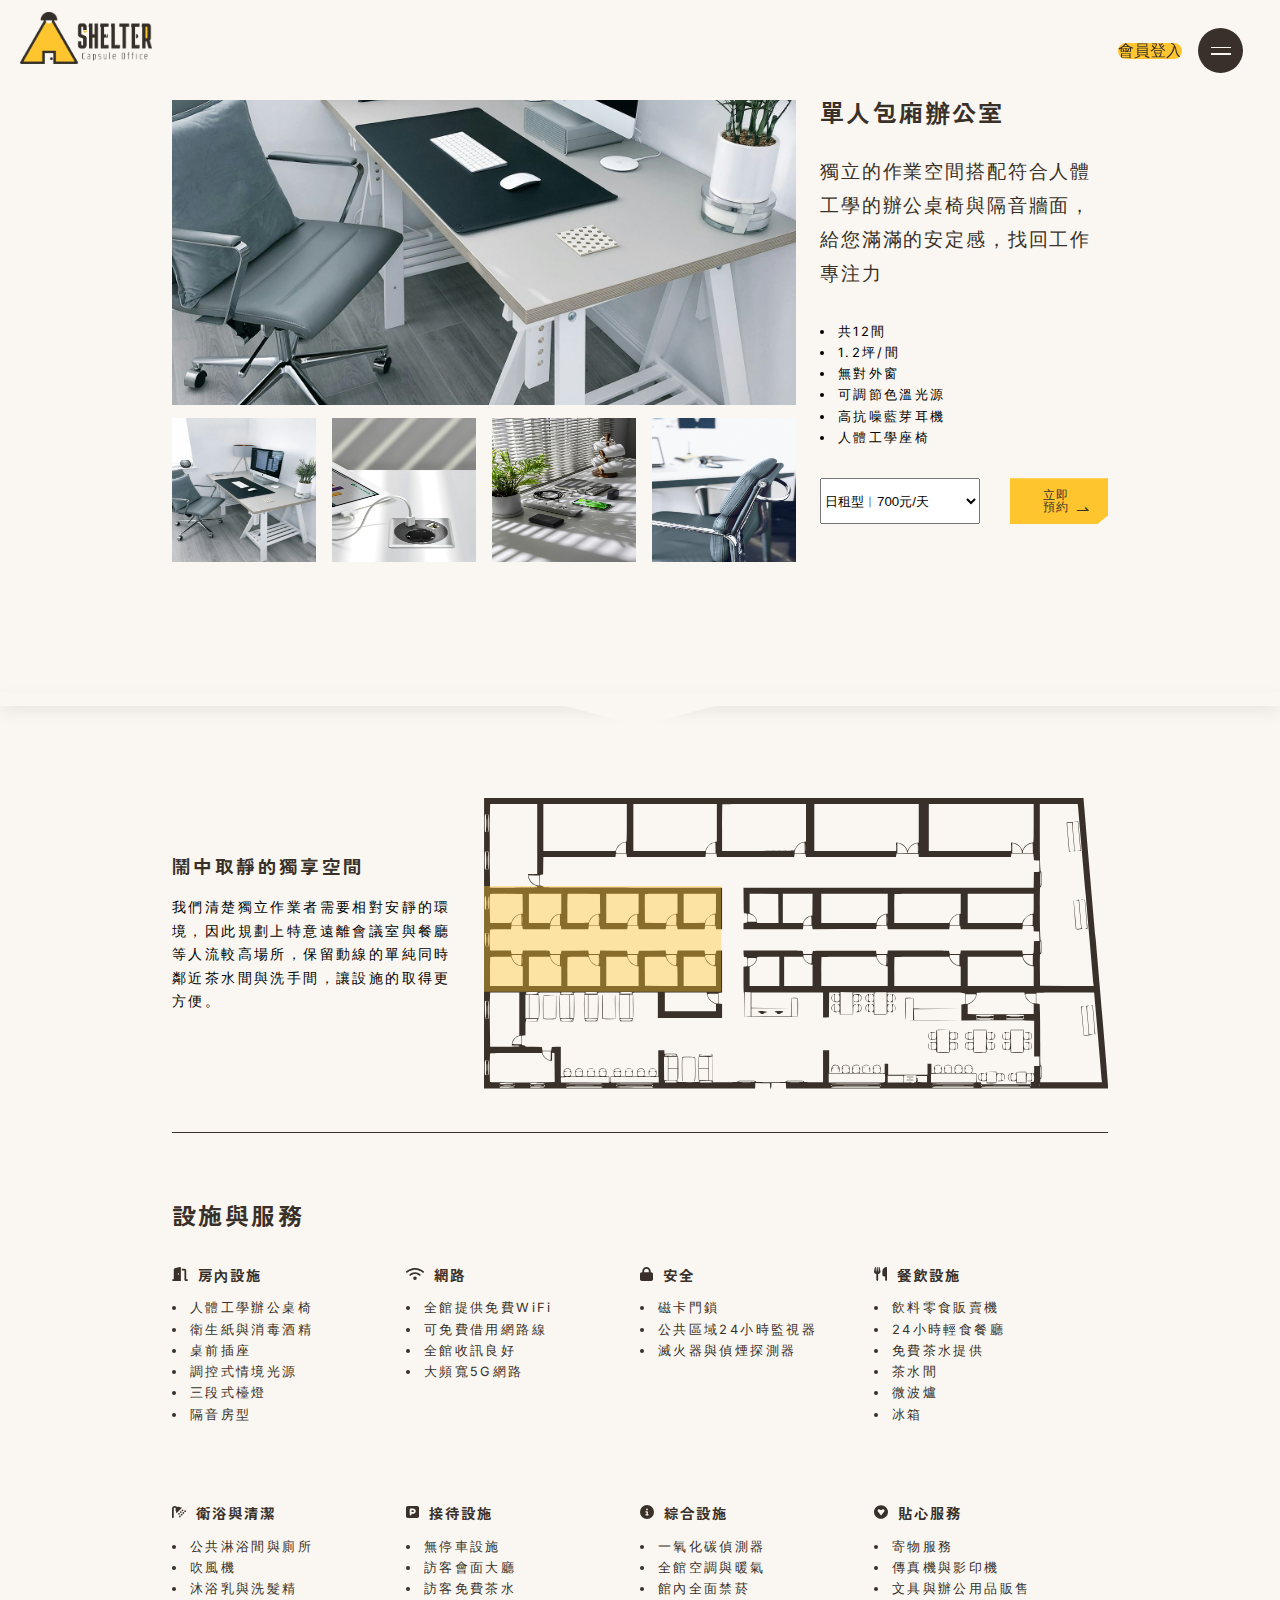
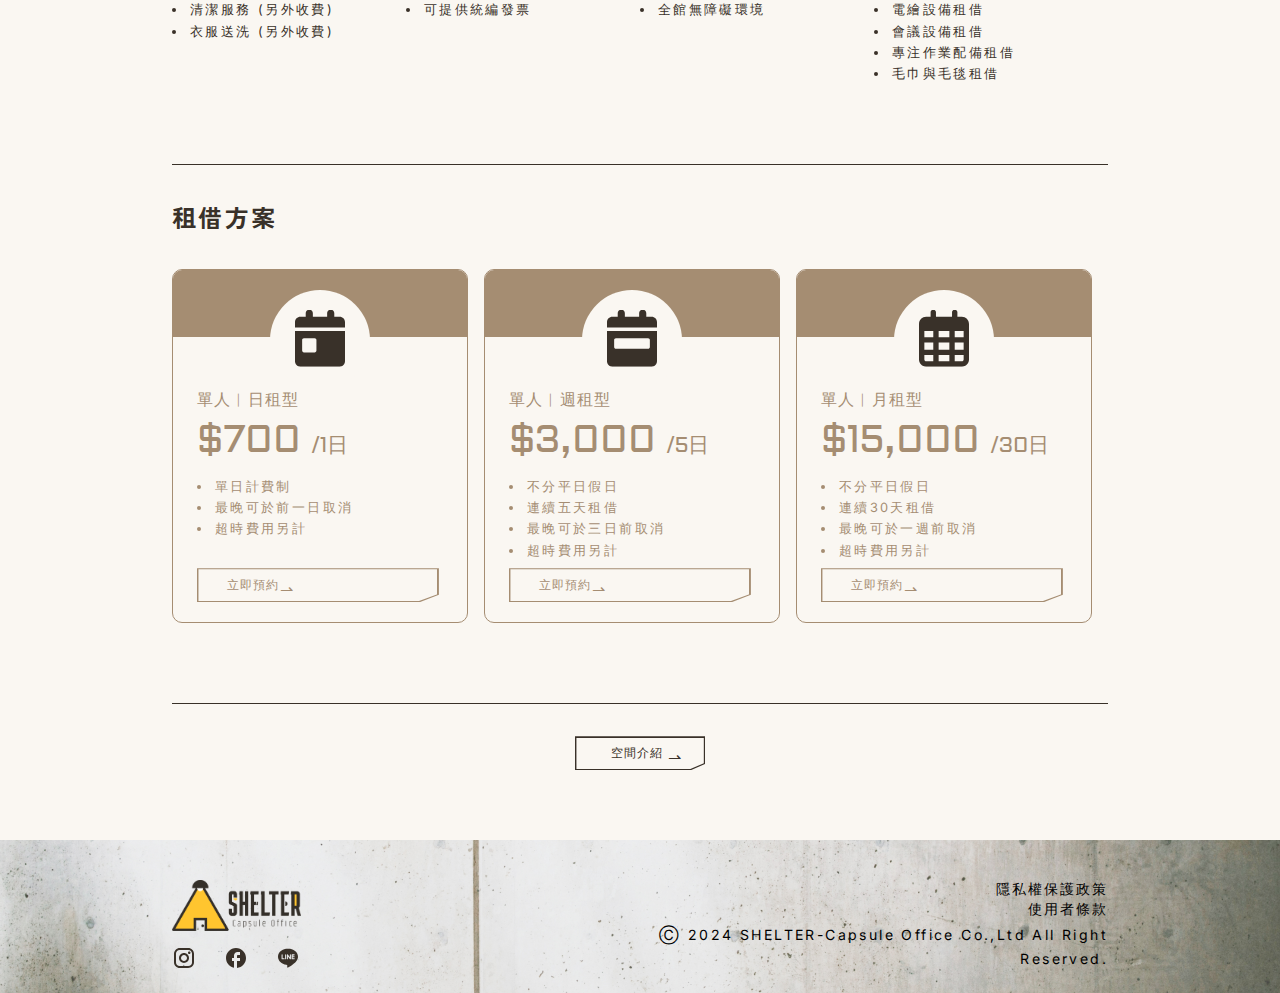
<file: single-room.html>
<!DOCTYPE html>
<html lang="zh">
<head>
    <meta charset="UTF-8">
    <meta name="viewport" content="width=device-width, initial-scale=1.0">
    <title>SHELTER－共享空間辦公室：逃離喧囂的世界，找回自己的寧靜</title>
    <!-- style reset -->
    <link rel="stylesheet" type="text/css" href="reset.css">
    <!-- RWD-style -->
    <link rel="stylesheet" href="grid.css">
    <!-- google font：inter -->
    <link rel="preconnect" href="https://fonts.googleapis.com">
    <link rel="preconnect" href="https://fonts.gstatic.com" crossorigin>
    <link href="https://fonts.googleapis.com/css2?family=Inter:wght@100..900&display=swap" rel="stylesheet">
    <!-- google font：Zen Kaku Gothic New -->
    <link rel="preconnect" href="https://fonts.googleapis.com">
    <link rel="preconnect" href="https://fonts.gstatic.com" crossorigin>
    <link href="https://fonts.googleapis.com/css2?family=Inter:wght@100..900&family=Zen+Kaku+Gothic+New&display=swap" rel="stylesheet">
    <!-- google font：Karantina -->
    <link rel="preconnect" href="https://fonts.googleapis.com">
    <link rel="preconnect" href="https://fonts.gstatic.com" crossorigin>
    <link href="https://fonts.googleapis.com/css2?family=Inter:wght@100..900&family=Karantina:wght@300;400;700&family=Zen+Kaku+Gothic+New&display=swap" rel="stylesheet">
    <!-- google font：Aldrich -->
    <link rel="preconnect" href="https://fonts.googleapis.com">
    <link rel="preconnect" href="https://fonts.gstatic.com" crossorigin>
    <link href="https://fonts.googleapis.com/css2?family=Aldrich&family=Inter:wght@100..900&family=Karantina:wght@300;400;700&family=Zen+Kaku+Gothic+New&display=swap" rel="stylesheet">
    <!-- custom-style-sheet -->
    <link rel="stylesheet" type="text/css" href="common.css">
    <link rel="stylesheet" type="text/css" href="room.css">
</head>
<body>
    <header>
        <div class="logo-btn">
            <a href="index.html">
                <div class="logo-img-container">
                    <img src="images/logo_rectangle.png" alt="shelter logo to main page">
                </div>
            </a>
        </div>
        <div class="btn-wrapper">
            <div class="login-btn">
                <a href="#">
                    <div class="login-btn-container">會員登入</div>
                </a>
            </div>
            <button id="menu-toggle">
                <div class="menu-toggle__deco-bar"></div>
                <div class="menu-toggle__deco-bar"></div>
            </button>
            <nav id="site-menu">
                <ul class="site-menu_list">
                    <li class="site-menu_item"><a href="#">首頁</a></li>
                    <li class="site-menu_item"><a href="#">關於我們</a></li>
                    <li class="site-menu_item"><a href="#">最新消息</a></li>
                    <li class="site-menu_item"><a href="#">空間介紹</a></li>
                    <li class="site-menu_item"><a href="#">館內餐飲</a></li>
                    <li class="site-menu_item"><a href="#">聯絡我們</a></li>
                </ul>
                <div class="social-icon-wrapper">
                    <a href="" class="social-icon--sm instagram"></a>
                    <a href="" class="social-icon--sm facebook"></a>
                    <a href="" class="social-icon--sm line"></a>
                </div>
            </nav>
            <div id="overlay--black">
            </div>
        </div>
    </header>
    <div class="show-room-section">
        <div class="show-room-container row">
            <div class="room-gallery col-12 col-md-8">
                <div class="room-img-main">
                    <img src="images/space_single-room_s.jpg" alt="">    
                </div>
                <div class="room-img-thumbnail">
                    <img src="images/space_single-room_s.jpg">
                    <img src="images/space_socket-in-desk_s.jpg">
                    <img src="images/spcae_devices_charger-n-cabel_s.jpg">
                    <img src="images/space_grey-chair_s.jpg">
                </div>
            </div>
            <div class="info-block col-12 col-md-4">
                <div class="room-info">
                    <h2>
                        單人包廂辦公室
                    </h2>
                    <p class="font--subtitle">
                        獨立的作業空間搭配符合人體工學的辦公桌椅與隔音牆面，給您滿滿的安定感，找回工作專注力
                    </p>
                    <ul>
                        <li>共12間</li>
                        <li>1.2坪/間</li>
                        <li>無對外窗</li>
                        <li>可調節色溫光源</li>
                        <li>高抗噪藍芽耳機</li>
                        <li>人體工學座椅</li>
                    </ul>
                </div>
                <div class="price-select">
                    <select name="single-room" id="single-room">
                        <option value="day-sg">日租型︱700元/天</option>
                        <option value="week-sg">週租型︱3,000元/5天</option>
                        <option value="month-sg">月租型︱15,000元/30天</option>
                    </select>
                    <div class="btn btn--filled-cta">
                        <a href="#" class="font--btn">立即預約</a>
                    </div>
                </div>
            </div>
        </div>
    </div>
    <div class="floor-map-section">
        <div class="divider-wrapper">
            <div class="divider--white"></div>
            <div class="triangle--white"></div>
        </div>
        <div class="floor-map-container row">
            <div class="single-room-intro col-12 col-md-4">
                <h3>鬧中取靜的獨享空間</h3>
                <p>我們清楚獨立作業者需要相對安靜的環境，因此規劃上特意遠離會議室與餐廳等人流較高場所，保留動線的單純同時鄰近茶水間與洗手間，讓設施的取得更方便。</p>
            </div>
            <div class="floor-map col-12 col-md-8">
                <img src="images/space_floor-map.svg" alt="shelter空間平面圖">
                <!-- <div id="office-block-mark"></div> -->
                <div id="single-room-mark"></div>
            </div>
        </div>
    </div>
    <div class="facility-section">
        <div class="section-container">
            <h2>設施與服務</h2>
            <div class="facility-row row row-cols-2 row-cols-md-4">
                <div class="col facility-card">
                    <div class="facility-title">
                        <span class="title-icon"><img src="images/icon_svg/door-open-solid.svg" alt=""></span>房內設施
                    </div>
                    <ul>
                        <li>人體工學辦公桌椅</li>
                        <li>衛生紙與消毒酒精</li>
                        <li>桌前插座</li>
                        <li>調控式情境光源</li>
                        <li>三段式檯燈</li>
                        <li>隔音房型</li>
                    </ul>
                </div>
                <div class="col facility-card">
                    <div class="facility-title">
                        <span class="title-icon"><img src="images/icon_svg/wifi-solid.svg" alt=""></span>網路
                    </div>
                    <ul>
                        <li>全館提供免費WiFi</li>
                        <li>可免費借用網路線</li>
                        <li>全館收訊良好</li>
                        <li>大頻寬5G網路</li>
                    </ul>
                </div>
                <div class="col facility-card">
                    <div class="facility-title">
                        <span class="title-icon"><img src="images/icon_svg/lock-solid.svg" alt=""></span>安全
                    </div>
                    <ul>
                        <li>磁卡門鎖</li>
                        <li>公共區域24小時監視器</li>
                        <li>滅火器與偵煙探測器</li>
                    </ul>
                </div>
                <div class="col facility-card">
                    <div class="facility-title">
                        <span class="title-icon"><img src="images/icon_svg/dining-solid.svg" alt=""></span>餐飲設施
                    </div>
                    <ul>
                        <li>飲料零食販賣機</li>
                        <li>24小時輕食餐廳</li>
                        <li>免費茶水提供</li>
                        <li>茶水間</li>
                        <li>微波爐</li>
                        <li>冰箱</li>
                    </ul>
                </div>
            </div>
            <div class="facility-row row row-cols-2 row-cols-md-4">
                <div class="col facility-card">
                    <div class="facility-title">
                        <span class="title-icon"><img src="images/icon_svg/shower-solid.svg" alt=""></span>衛浴與清潔
                    </div>
                    <ul>
                        <li>公共淋浴間與廁所</li>
                        <li>吹風機</li>
                        <li>沐浴乳與洗髮精</li>
                        <li>清潔服務 (另外收費)</li>
                        <li>衣服送洗 (另外收費)</li>
                    </ul>
                </div>
                <div class="col facility-card">
                    <div class="facility-title">
                        <span class="title-icon"><img src="images/icon_svg/square-parking-solid.svg" alt=""></span>接待設施
                    </div>
                    <ul>
                        <li>無停車設施</li>
                        <li>訪客會面大廳</li>
                        <li>訪客免費茶水</li>
                        <li>可提供統編發票</li>
                    </ul>
                </div>
                <div class="col facility-card">
                    <div class="facility-title">
                        <span class="title-icon"><img src="images/icon_svg/circle-info-solid.svg" alt=""></span>綜合設施
                    </div>
                    <ul>
                        <li>一氧化碳偵測器</li>
                        <li>全館空調與暖氣</li>
                        <li>館內全面禁菸</li>
                        <li>全館無障礙環境</li>
                    </ul>
                </div>
                <div class="col facility-card">
                    <div class="facility-title">
                        <span class="title-icon"><img src="images/icon_svg/sweet-heart-solid.svg" alt=""></span>貼心服務
                    </div>
                    <ul>
                        <li>寄物服務</li>
                        <li>傳真機與影印機</li>
                        <li>文具與辦公用品販售</li>
                        <li>電繪設備租借</li>
                        <li>會議設備租借</li>
                        <li>專注作業配備租借</li>
                        <li>毛巾與毛毯租借</li>
                    </ul>
                </div>
            </div>
        </div>
    </div>
    <div class="plan-section">
        <div class="section-container">
            <h2>租借方案</h2>
            <div class="row row-cols-1 row-cols-md-3">
                <div class="col">
                    <div class="plan-card">
                        <div class="card-head">
                            <div class="color-bar"></div>
                            <div class="color-round">
                                <img src="images/icon_svg/calendar-day-solid.svg" alt="">
                            </div>
                        </div>
                        <div class="plan-content">
                            <div class="plan-txt">
                                <div class="plan-type">單人︱日租型</div>
                                <div class="plan-price">700<span>/1日</span></div>
                                <ul>
                                    <li>單日計費制</li>
                                    <li>最晚可於前一日取消</li>
                                    <li>超時費用另計</li>
                                </ul> 
                            </div>
                            <div class="btn btn--stroke-secondary">
                                <a href="#" class="font--btn">立即預約</a>
                            </div>
                        </div>
                    </div>
                </div>
                <div class="col">
                    <div class="plan-card">
                        <div class="card-head">
                            <div class="color-bar"></div>
                            <div class="color-round">
                                <img src="images/icon_svg/calendar-week-solid.svg" alt="">
                            </div>
                        </div>
                        <div class="plan-content">
                            <div class="plan-txt">
                                <div class="plan-type">單人︱週租型</div>
                                <div class="plan-price">3,000<span>/5日</span></div>
                                <ul>
                                    <li>不分平日假日</li>
                                    <li>連續五天租借</li>
                                    <li>最晚可於三日前取消</li>
                                    <li>超時費用另計</li>
                                </ul> 
                            </div>
                            <div class="btn btn--stroke-secondary">
                                <a href="#" class="font--btn">立即預約</a>
                            </div>
                        </div>
                    </div>
                </div>
                <div class="col">
                    <div class="plan-card">
                        <div class="card-head">
                            <div class="color-bar"></div>
                            <div class="color-round">
                                <img src="images/icon_svg/calendar-days-regular.svg" alt="">
                            </div>
                        </div>
                        <div class="plan-content">
                            <div class="plan-txt">
                                <div class="plan-type">單人︱月租型</div>
                                <div class="plan-price">15,000<span>/30日</span></div>
                                <ul>
                                    <li>不分平日假日</li>
                                    <li>連續30天租借</li>
                                    <li>最晚可於一週前取消</li>
                                    <li>超時費用另計</li>
                                </ul> 
                            </div>
                            <div class="btn btn--stroke-secondary">
                                <a href="#" class="font--btn">立即預約</a>
                            </div>
                        </div>
                    </div>
                </div>
            </div>
        </div>
    </div>
    <div class="back-to-space">
        <div class="btn btn--stroke-primary">
            <a href="space.html" class="font--btn">空間介紹</a>
        </div>
    </div>
    <footer>
        <div class="footer-container row row-cols-1 row-cols-md-2">
            <div class="social-media-bar col">
                <div class="footer-logo">
                    <img src="images/logo_rectangle.png" alt="">
                </div>
                <div class="social-media-icon">
                    <a href="" class="social-icon--sm instagram"></a>
                    <a href="" class="social-icon--sm facebook"></a>
                    <a href="" class="social-icon--sm line"></a>
                </div>
            </div>
            <div class="legal-notice col">
                <a href="#" id="privacy-policy">隱私權保護政策</a>
                <a href="#" id="term">使用者條款</a>
                <p>Ⓒ 2024 SHELTER-Capsule Office Co.,Ltd All Right Reserved.</p>
            </div>
        </div>
    </footer>
    <script>
        document.getElementById('menu-toggle').addEventListener('click', function(){
            document.getElementById('site-menu').classList.toggle('active');
            document.getElementById('overlay--black').classList.toggle('active');
        });
        document.getElementById('overlay').addEventListener('click', function() {
            document.getElementById('site-menu').classList.remove('active');
            document.getElementById('overlay').classList.remove('active');
        });
    </script>
</body>
</html>
</file>
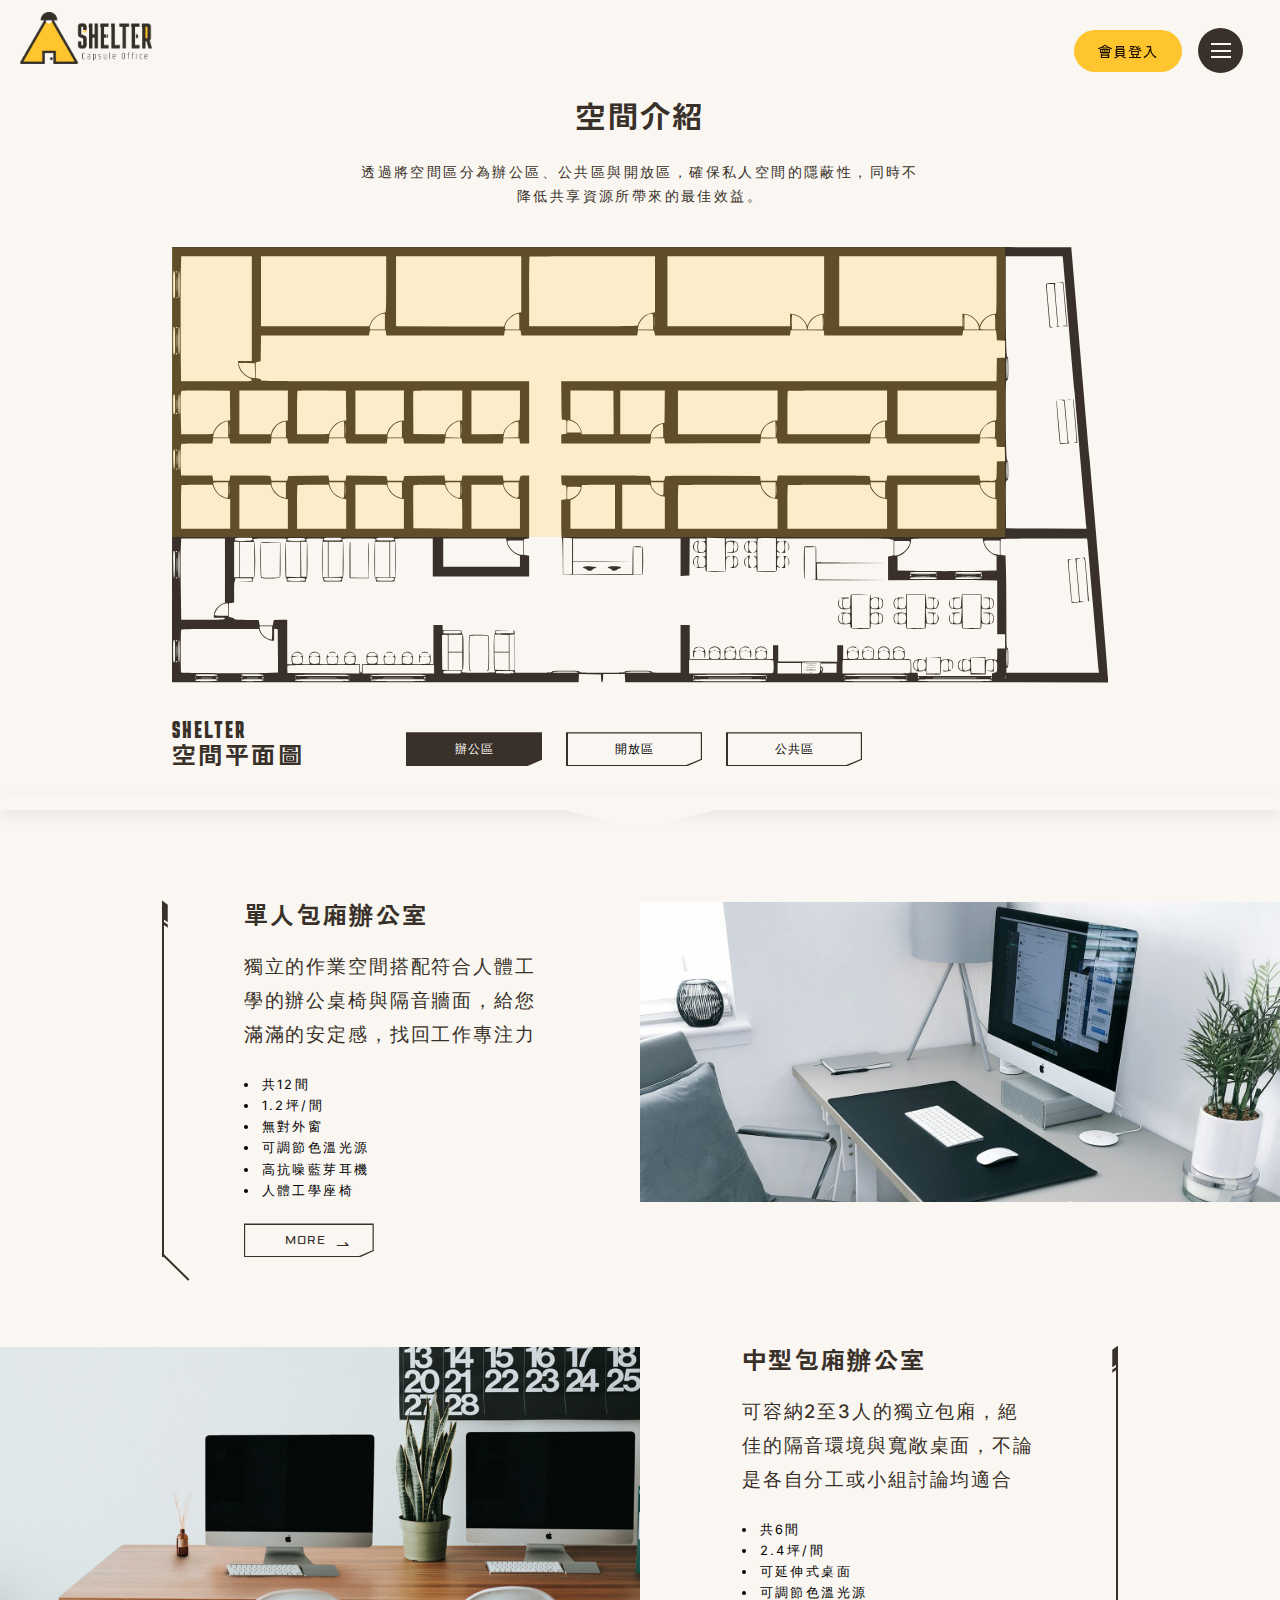
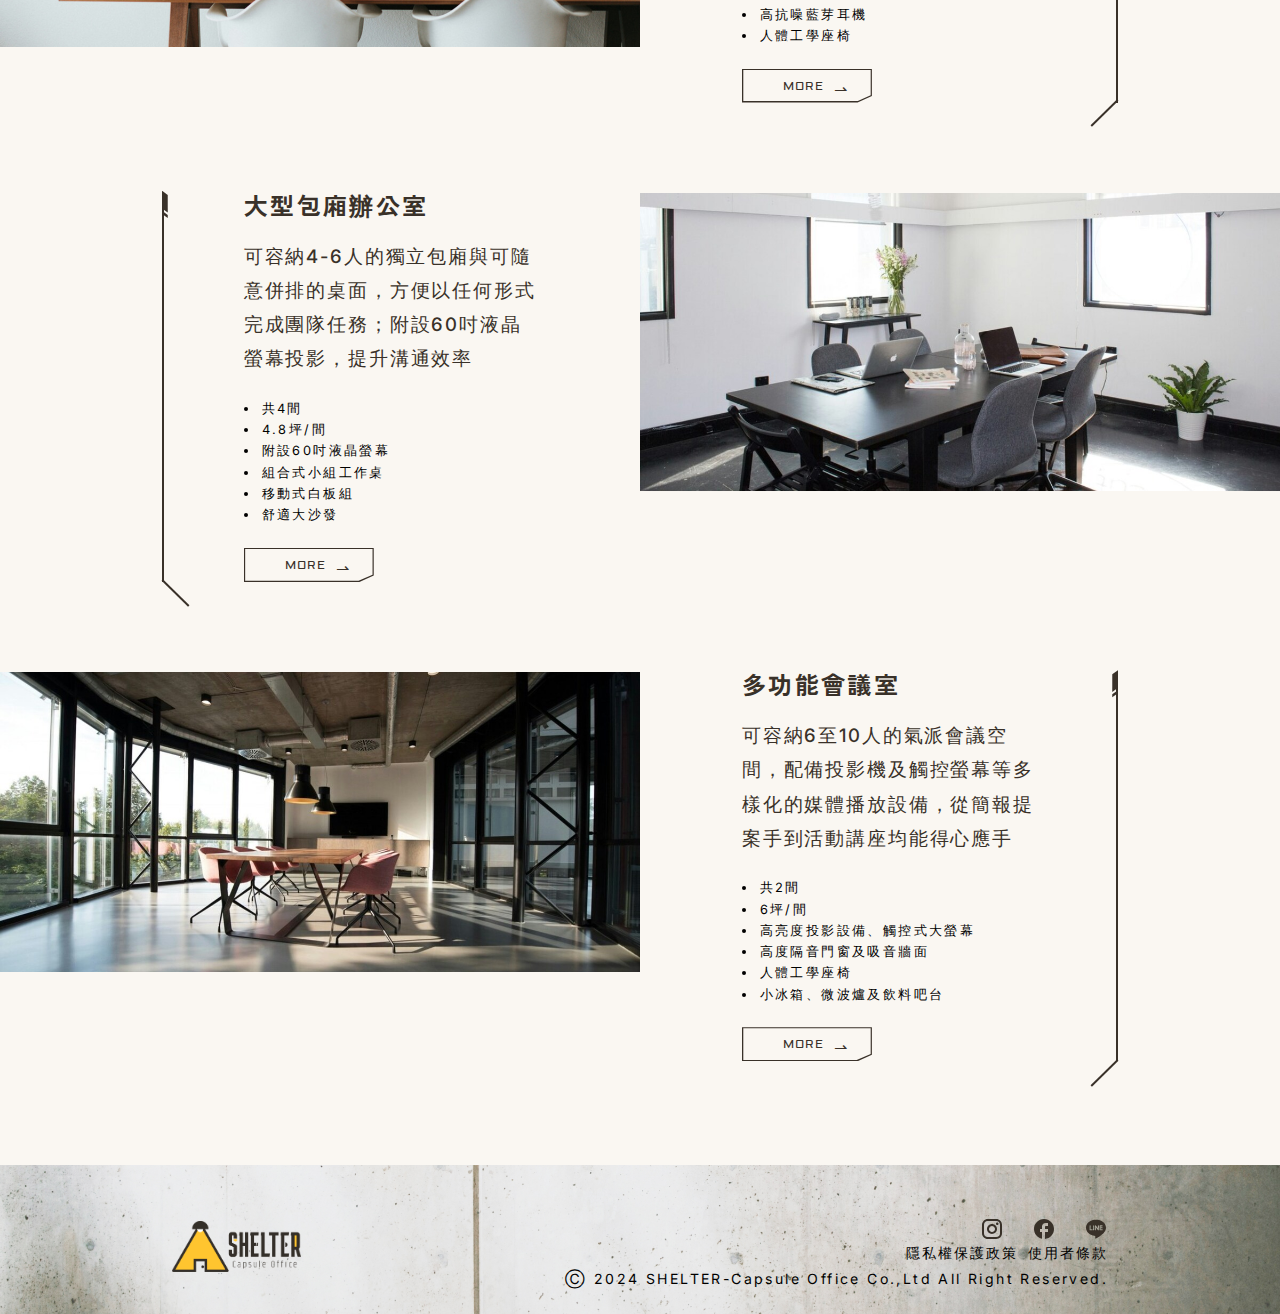
<file: space.html>
<!DOCTYPE html>
<html lang="zh">
<head>
    <meta charset="UTF-8">
    <meta name="viewport" content="width=device-width, initial-scale=1.0">
    <title>SHELTER－共享空間辦公室：逃離喧囂的世界，找回自己的寧靜</title>
    <!-- style reset -->
    <link rel="stylesheet" type="text/css" href="reset.css">
    <!-- RWD-style -->
    <link rel="stylesheet" href="grid.css">
    <!-- google font：inter -->
    <link rel="preconnect" href="https://fonts.googleapis.com">
    <link rel="preconnect" href="https://fonts.gstatic.com" crossorigin>
    <link href="https://fonts.googleapis.com/css2?family=Inter:wght@100..900&display=swap" rel="stylesheet">
    <!-- google font：Zen Kaku Gothic New -->
    <link rel="preconnect" href="https://fonts.googleapis.com">
    <link rel="preconnect" href="https://fonts.gstatic.com" crossorigin>
    <link href="https://fonts.googleapis.com/css2?family=Inter:wght@100..900&family=Zen+Kaku+Gothic+New&display=swap" rel="stylesheet">
    <!-- google font：Karantina -->
    <link rel="preconnect" href="https://fonts.googleapis.com">
    <link rel="preconnect" href="https://fonts.gstatic.com" crossorigin>
    <link href="https://fonts.googleapis.com/css2?family=Inter:wght@100..900&family=Karantina:wght@300;400;700&family=Zen+Kaku+Gothic+New&display=swap" rel="stylesheet">
    <!-- google font：Aldrich -->
    <link rel="preconnect" href="https://fonts.googleapis.com">
    <link rel="preconnect" href="https://fonts.gstatic.com" crossorigin>
    <link href="https://fonts.googleapis.com/css2?family=Aldrich&family=Inter:wght@100..900&family=Karantina:wght@300;400;700&family=Zen+Kaku+Gothic+New&display=swap" rel="stylesheet">
    <!-- custom-style-sheet -->
    <link rel="stylesheet" type="text/css" href="common.css">
    <link rel="stylesheet" type="text/css" href="space.css">
</head>
<body>
    <header>
        <div class="logo-btn">
            <a href="index.html">
                <div class="logo-img-container">
                    <img src="images/logo_rectangle.png" alt="shelter logo to main page">
                </div>
            </a>
        </div>
        <div class="btn-wrapper">
            <!-- login-button -->
            <btn class="login-btn" id="loginBtn">
                <span class="login-btn-container" id="loginStatus">會員登入</span>
            </btn>
            <nav id="memberArea">
                <ul>
                    <a href="#">
                        <li class="site-menu_item">會員資料</li>
                    </a>
                    <li class="site-menu_item" id="logOut">登出</li>
                </ul>
            </nav>
            <!-- nav-burger -->
            <button id="menu-toggle">
                <div class="menu-toggle__deco-bar"></div>
                <div class="menu-toggle__deco-bar"></div>
                <div class="menu-toggle__deco-bar"></div>
            </button>
            <!-- nav-list -->
            <nav id="site-menu">
                <ul class="site-menu_list">
                    <li class="site-menu_item"><a href="index.html">首頁</a></li>
                    <li class="site-menu_item"><a href="about.html">關於我們</a></li>
                    <li class="site-menu_item"><a href="news.html">最新消息</a></li>
                    <li class="site-menu_item"><a href="space.html">空間介紹</a></li>
                    <li class="site-menu_item"><a href="dishes.html">館内餐飲</a></li>
                    <li class="site-menu_item"><a href="contact.html">聯絡我們</a></li>
                </ul>
                <div class="social-icon-wrapper">
                    <a href="" class="social-icon--sm instagram"></a>
                    <a href="" class="social-icon--sm facebook"></a>
                    <a href="" class="social-icon--sm line"></a>
                </div>
            </nav>
            <div id="overlay--black"></div>
        </div>
        <!-- login-lightbox -->
        <div id="login-lightbox" class="lightbox login">
            <div class="lightbox-container">
                <div id="lightboxCancel">
                    <img src="images/icon_svg/xmark-solid--white.svg" alt="">
                </div>
                <div class="row">
                    <div class="lightbox-title col-12 col-md-5">
                        <div class="triangle--yw"></div>
                        <h1>Login</h1>
                        <h2>會員登入</h2>
                    </div>
                    <div class="input-section col-12 col-md-7">
                        <form class="input-box" id="login-form">
                            <div class="input-bar">
                                <div class="input-front">Email：</div><input type="email" name="email" id="email">
                            </div>
                            <div class="input-bar">
                                <div class="input-front">密 碼：</div><input type="password" name="password" id="password"
                                    maxlength="16" minlength="8">
                            </div>
                            <div class="login-btns">
                                <button class="btn btn--stroke-primary">
                                    <span>註冊會員</span>
                                </button>
                                <button type="submit" class="btn btn--filled-primary" id="btnLogin">
                                    確認送出
                                </button>
                            </div>
                            <button id="forgot-pswd">忘記密碼?</button>
                        </form>
                    </div>
                </div>
            </div>
        </div>
    </header>
    <div class="floor-map-section">
        <div class="floor-map-container">
            <input type="radio" id="office-block" name="floor-map" checked>
            <input type="radio" id="opened-block" name="floor-map">
            <input type="radio" id="shared-block" name="floor-map">
            <div class="floor-map-title">
                <h1>空間介紹</h1>
                <p>透過將空間區分為辦公區、公共區與開放區，確保私人空間的隱蔽性，同時不降低共享資源所帶來的最佳效益。</p>
            </div>
            <div class="floor-map">
                <img src="images/space_floor-map.svg" alt="shelter空間平面圖">
                <div id="office-block-mark"></div>
                <div id="opened-block-mark"></div>
                <div id="shared-block-mark"></div>
            </div>
            <div class="map-btn-wrapper">
                <h2 class="col-12 col-md-3">
                    <span class="font--logo">SHELTER</span><br>
                    空間平面圖
                </h2>
                <label for="office-block">
                    <div class="btn btn--stroke-primary">
                        <div class="font--btn">辦公區</div>
                    </div>
                </label>
                <label for="opened-block">
                    <div class="btn btn--stroke-primary">
                        <div class="font--btn">開放區</div>
                    </div>
                </label>
                <label for="shared-block">
                    <div class="btn btn--stroke-primary">
                        <div class="font--btn">公共區</div>
                    </div>
                </label>
            </div>
        </div>
    </div>
    <div class="room-section">
        <div class="divider-wrapper">
            <div class="divider--white"></div>
            <div class="triangle--white"></div>
        </div>
        <div class="row row-cols-1 row-cols-md-2 row-cols-lg-2">
            <div class="col room-summary">
                <div class="room-info">
                    <div class="trapezoid--l"></div>
                    <div class="trapezoid--s"></div>
                    <div class="hypotenuse"></div>
                    <h2>
                        單人包廂辦公室
                    </h2>
                    <p class="font--subtitle">
                        獨立的作業空間搭配符合人體工學的辦公桌椅與隔音牆面，給您滿滿的安定感，找回工作專注力
                    </p>
                    <ul>
                        <li>共12間</li>
                        <li>1.2坪/間</li>
                        <li>無對外窗</li>
                        <li>可調節色溫光源</li>
                        <li>高抗噪藍芽耳機</li>
                        <li>人體工學座椅</li>
                    </ul>
                    <div class="btn btn--stroke-primary">
                        <a href="space/single-room.html" class="font--btn">MORE</a>
                    </div>
                </div>
            </div>
            <div class="col main-img-col">
                <div class="main-img-container" id="single">
                    <img src="images/space_single-room_s.jpg" alt="">
                </div>
            </div>
        </div>
        <div class="row row-cols-1 row-cols-md-2 row-cols-lg-2 row-reverse">
            <div class="col room-summary row-reverse">
                <div class="room-info">
                    <div class="trapezoid--l"></div>
                    <div class="trapezoid--s"></div>
                    <div class="hypotenuse"></div>
                    <h2>
                        中型包廂辦公室
                    </h2>
                    <p class="font--subtitle">
                        可容納2至3人的獨立包廂，絕佳的隔音環境與寬敞桌面，不論是各自分工或小組討論均適合
                    </p>
                    <ul>
                        <li>共6間</li>
                        <li>2.4坪/間</li>
                        <li>可延伸式桌面</li>
                        <li>可調節色溫光源</li>
                        <li>高抗噪藍芽耳機</li>
                        <li>人體工學座椅</li>
                    </ul>
                    <div class="btn btn--stroke-primary">
                        <a href="space/single-room.html" class="font--btn">MORE</a>
                    </div>
                </div>
            </div>
            <div class="col main-img-col">
                <div class="main-img-container"  id="double">
                    <img src="images/space_double-room_s.jpg" alt="">
                </div>
            </div>
        </div>
        <div class="row row-cols-1 row-cols-md-2 row-cols-lg-2">
            <div class="col room-summary">
                <div class="room-info">
                    <div class="trapezoid--l"></div>
                    <div class="trapezoid--s"></div>
                    <div class="hypotenuse"></div>
                    <h2>
                        大型包廂辦公室
                    </h2>
                    <p class="font--subtitle">
                        可容納4-6人的獨立包廂與可隨意併排的桌面，方便以任何形式完成團隊任務；附設60吋液晶螢幕投影，提升溝通效率
                    </p>
                    <ul>
                        <li>共4間</li>
                        <li>4.8坪/間</li>
                        <li>附設60吋液晶螢幕</li>
                        <li>組合式小組工作桌</li>
                        <li>移動式白板組</li>
                        <li>舒適大沙發</li>
                    </ul>
                    <div class="btn btn--stroke-primary">
                        <a href="space/single-room.html" class="font--btn">MORE</a>
                    </div>
                </div>
            </div>
            <div class="col main-img-col">
                <div class="main-img-container" id="group">
                    <img src="images/space_team-room_s.jpg" alt="">
                </div>
            </div>
        </div>
        <div class="row row-cols-1 row-cols-md-2 row-reverse">
            <div class="col room-summary row-reverse">
                <div class="room-info">
                    <div class="trapezoid--l"></div>
                    <div class="trapezoid--s"></div>
                    <div class="hypotenuse"></div>
                    <h2>
                        多功能會議室
                    </h2>
                    <p class="font--subtitle">
                        可容納6至10人的氣派會議空間，配備投影機及觸控螢幕等多樣化的媒體播放設備，從簡報提案手到活動講座均能得心應手
                    </p>
                    <ul>
                        <li>共2間</li>
                        <li>6坪/間</li>
                        <li>高亮度投影設備、觸控式大螢幕</li>
                        <li>高度隔音門窗及吸音牆面</li>
                        <li>人體工學座椅</li>
                        <li>小冰箱、微波爐及飲料吧台</li>
                    </ul>
                    <div class="btn btn--stroke-primary">
                        <a href="space/single-room.html" class="font--btn">MORE</a>
                    </div>
                </div>
            </div>
            <div class="col main-img-col">
                <div class="main-img-container"   id="meeting-room">
                    <img src="images/space_meeting-room_s.jpg" alt="">
                </div>
            </div>
        </div>
    </div>
    <footer>
        <div class="footer-container">
            <div class="social-media-bar">
                <div class="footer-logo">
                    <a href="index.html">
                        <img src="images/logo_rectangle.png" alt="">
                    </a>
                </div>
            </div>
            <div class="legal-notice">
                <div class="social-media-icon">
                    <a href="" class="social-icon--sm instagram"></a>
                    <a href="" class="social-icon--sm facebook"></a>
                    <a href="" class="social-icon--sm line"></a>
                </div>
                <div class="policy-link">
                    <a href="#" id="privacy-policy">隱私權保護政策</a>
                    <a href="#" id="term">使用者條款</a>
                </div>
                <p>Ⓒ 2024 SHELTER-Capsule Office Co.,Ltd All Right Reserved.</p>
            </div>
        </div>
    </footer>
    <script>
        //-----Nav-toggle-n-list-----
        document.getElementById('menu-toggle').addEventListener('click', function () {
            document.getElementById('login-lightbox').classList.remove('active');
            document.getElementById('site-menu').classList.toggle('active');
            document.getElementById('menu-toggle').classList.toggle('active');

            let overlayActive = document.getElementById('overlay--black').classList.contains('active');
            if (overlayActive == false) {
                document.getElementById('overlay--black').classList.add('active');
            } else {
                document.getElementById('overlay--black').classList.remove('active');
            }
        });
        document.getElementById('overlay--black').addEventListener('click', function () {
            document.getElementById('site-menu').classList.remove('active');
            document.getElementById('overlay--black').classList.remove('active');
            document.getElementById('menu-toggle').classList.remove('active');
        });

        //-----Login Page:function-----
        let loginStatus = document.getElementById("loginStatus").textContent;
        let lightBox = document.getElementById("login-lightbox");
        let loginForm = document.getElementById('login-form');

        function closeLightBox() {
            clearData;
            document.getElementById('login-lightbox').classList.remove('active');
            document.getElementById('overlay--black').classList.remove('active');
        }
        function checkData() {
            loginForm.addEventListener('submit', function (event) {
                event.preventDefault();
                if (loginForm.checkValidity()) {
                    clearData();
                    statusSwitch();
                    closeLightBox();
                }
            });
        }
        function clearData() {
            //將登入表單上的資料清空
            document.getElementById("email").value = '';
            document.getElementById("password").value = '';
        }
        function statusSwitch() {
            if (loginStatus === '會員登入') {
                document.getElementById("loginStatus").textContent = '會員專區';
            }
            else {
                clearData();
                document.getElementById("loginStatus").textContent = '會員登入';
            }
        }
        //-----Login Page:login-----
        document.getElementById('loginBtn').addEventListener('click', function () {
            document.getElementById('menu-toggle').classList.remove('active');
            let loginStatus = document.getElementById("loginStatus").textContent;
            let overlayActive = document.getElementById('overlay--black').classList.contains('active');
            if (loginStatus === '會員登入') {
                document.getElementById('site-menu').classList.remove('active');
                document.getElementById('login-lightbox').classList.toggle('active');
                if (overlayActive == false) {
                    document.getElementById('overlay--black').classList.add('active');
                } else {
                    document.getElementById('overlay--black').classList.remove('active');
                }
            }   
        });
        document.getElementById("lightboxCancel").addEventListener('click', function () {
            document.getElementById('login-lightbox').classList.remove('active');
            document.getElementById('overlay--black').classList.remove('active');
        });
        document.getElementById('overlay--black').addEventListener('click', function () {
            document.getElementById('login-lightbox').classList.remove('active');
            document.getElementById('overlay--black').classList.remove('active');
        });
        document.getElementById('btnLogin').onclick = checkData;

        //-----memberArea:會員專區-----
        let memberArea = document.getElementById('memberArea');
        let loginBtn = document.getElementById('loginBtn');

        loginBtn.addEventListener('mouseenter', function () {
            let loginStatus = document.getElementById("loginStatus").textContent;
            if (loginStatus === '會員專區') {
                memberArea.style.display = "block";
            }
        });
        loginBtn.addEventListener('mouseleave', function () {
            let loginStatus = document.getElementById("loginStatus").textContent;
            if (loginStatus === '會員專區') {
                memberArea.style.display = "none";
            }
        });
        memberArea.addEventListener('mouseenter', function () {
            let loginStatus = document.getElementById("loginStatus").textContent;
            if (loginStatus === '會員專區') {
                memberArea.style.display = "block";
            }
        })
        memberArea.addEventListener('mouseleave', function () {
            let loginStatus = document.getElementById("loginStatus").textContent;
            if (loginStatus === '會員專區') {
                memberArea.style.display = "none";
            }
        })
        //-----Logout:登出-----
        let logOut = document.getElementById('logOut');
        logOut.addEventListener('click', function () {
            clearData();
            document.getElementById('loginStatus').textContent = '會員登入';
            memberArea.style.display = "none";
        })
    </script>
</body>
</html>
</file>
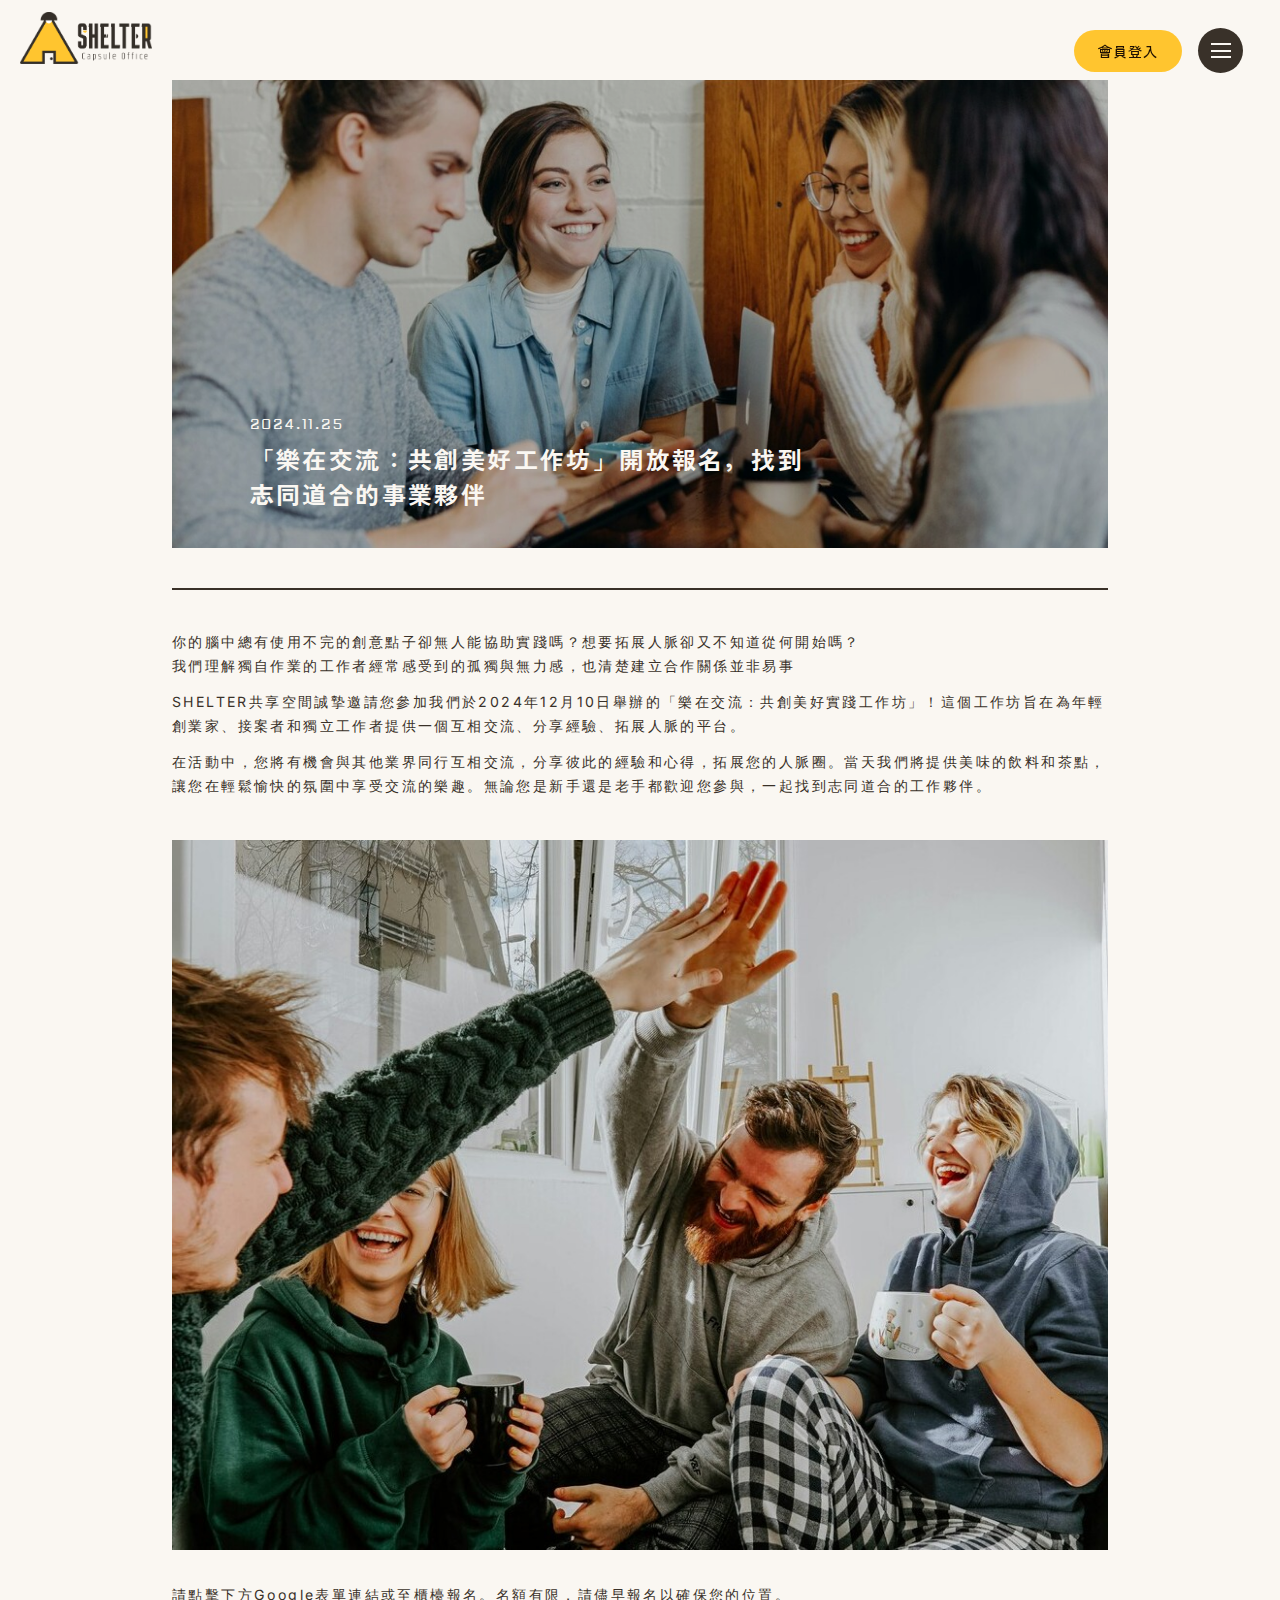
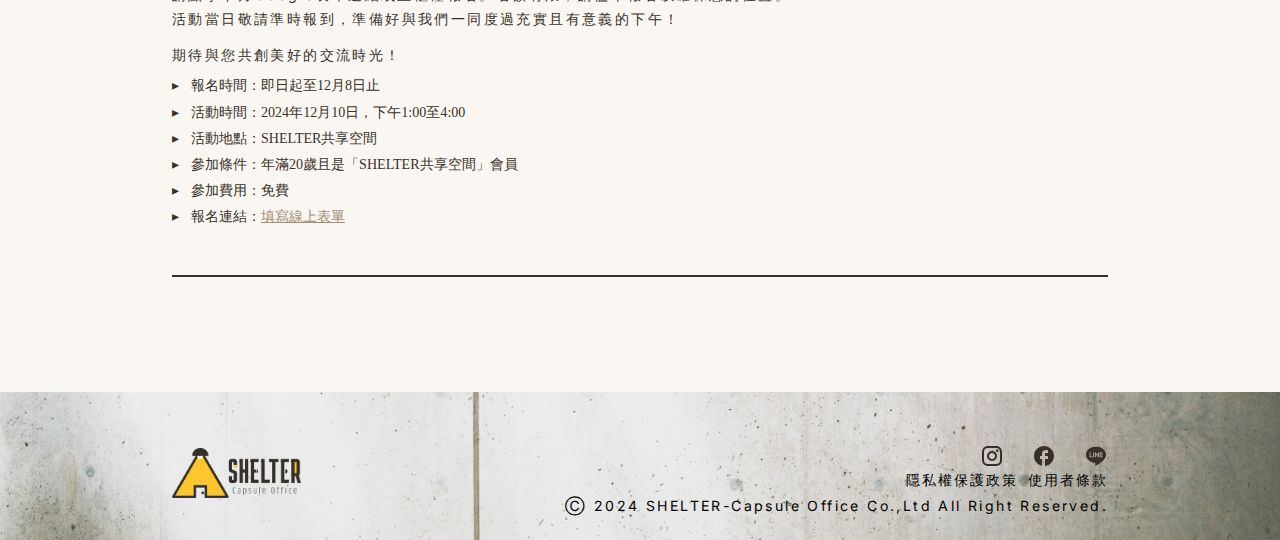
<file: news/news-article.html>
<!DOCTYPE html>
<html lang="zh">
<head>
    <meta charset="UTF-8">
    <meta name="viewport" content="width=device-width, initial-scale=1.0">
    <title>SHELTER－共享空間辦公室：逃離喧囂的世界，找回自己的寧靜</title>
    <!-- style reset -->
    <link rel="stylesheet" type="text/css" href="../reset.css">
    <!-- RWD-style -->
    <link rel="stylesheet" href="../grid.css">
    <!-- google font：inter -->
    <link rel="preconnect" href="https://fonts.googleapis.com">
    <link rel="preconnect" href="https://fonts.gstatic.com" crossorigin>
    <link href="https://fonts.googleapis.com/css2?family=Inter:wght@100..900&display=swap" rel="stylesheet">
    <!-- google font：Zen Kaku Gothic New -->
    <link rel="preconnect" href="https://fonts.googleapis.com">
    <link rel="preconnect" href="https://fonts.gstatic.com" crossorigin>
    <link href="https://fonts.googleapis.com/css2?family=Inter:wght@100..900&family=Zen+Kaku+Gothic+New&display=swap" rel="stylesheet">
    <!-- google font：Karantina -->
    <link rel="preconnect" href="https://fonts.googleapis.com">
    <link rel="preconnect" href="https://fonts.gstatic.com" crossorigin>
    <link href="https://fonts.googleapis.com/css2?family=Inter:wght@100..900&family=Karantina:wght@300;400;700&family=Zen+Kaku+Gothic+New&display=swap" rel="stylesheet">
    <!-- google font：Aldrich -->
    <link rel="preconnect" href="https://fonts.googleapis.com">
    <link rel="preconnect" href="https://fonts.gstatic.com" crossorigin>
    <link href="https://fonts.googleapis.com/css2?family=Aldrich&family=Inter:wght@100..900&family=Karantina:wght@300;400;700&family=Zen+Kaku+Gothic+New&display=swap" rel="stylesheet">
    <!-- custom-style-sheet -->
    <link rel="stylesheet" type="text/css" href="../common.css">
    <link rel="stylesheet" type="text/css" href="news-article.css">
</head>
<body>
    <header>
        <div class="logo-btn">
            <a href="../index.html">
                <div class="logo-img-container">
                    <img src="../images/logo_rectangle.png" alt="shelter logo to main page">
                </div>
            </a>
        </div>
        <div class="btn-wrapper">
            <!-- login-button -->
            <btn class="login-btn" id="loginBtn">
                <span class="login-btn-container" id="loginStatus">會員登入</span>
            </btn>
            <nav id="memberArea">
                <ul>
                    <a href="#">
                        <li class="site-menu_item">會員資料</li>
                    </a>
                    <li class="site-menu_item" id="logOut">登出</li>
                </ul>
            </nav>
            <!-- nav-burger -->
            <button id="menu-toggle">
                <div class="menu-toggle__deco-bar"></div>
                <div class="menu-toggle__deco-bar"></div>
                <div class="menu-toggle__deco-bar"></div>
            </button>
            <!-- nav-list -->
            <nav id="site-menu">
                <ul class="site-menu_list">
                    <li class="site-menu_item"><a href="../index.html">首頁</a></li>
                    <li class="site-menu_item"><a href="../about.html">關於我們</a></li>
                    <li class="site-menu_item"><a href="../news.html">最新消息</a></li>
                    <li class="site-menu_item"><a href="../space.html">空間介紹</a></li>
                    <li class="site-menu_item"><a href="../dishes.html">館内餐飲</a></li>
                    <li class="site-menu_item"><a href="../contact.html">聯絡我們</a></li>
                </ul>
                <div class="social-icon-wrapper">
                    <a href="" class="social-icon--sm instagram"></a>
                    <a href="" class="social-icon--sm facebook"></a>
                    <a href="" class="social-icon--sm line"></a>
                </div>
            </nav>
            <div id="overlay--black"></div>
        </div>
        <!-- login-lightbox -->
        <div id="login-lightbox" class="lightbox login">
            <div class="lightbox-container">
                <div id="lightboxCancel">
                    <img src="../images/icon_svg/xmark-solid--white.svg" alt="">
                </div>
                <div class="row">
                    <div class="lightbox-title col-12 col-md-5">
                        <div class="triangle--yw"></div>
                        <h1>Login</h1>
                        <h2>會員登入</h2>
                    </div>
                    <div class="input-section col-12 col-md-7">
                        <form class="input-box" id="login-form">
                            <div class="input-bar">
                                <div class="input-front">Email：</div><input type="email" name="email" id="email">
                            </div>
                            <div class="input-bar">
                                <div class="input-front">密 碼：</div><input type="password" name="password" id="password"
                                    maxlength="16" minlength="8">
                            </div>
                            <div class="login-btns">
                                <button class="btn btn--stroke-primary">
                                    <span>註冊會員</span>
                                </button>
                                <button type="submit" class="btn btn--filled-primary" id="btnLogin">
                                    確認送出
                                </button>
                            </div>
                            <button id="forgot-pswd">忘記密碼?</button>
                        </form>
                    </div>
                </div>
            </div>
        </div>
    </header>
    <div class="article-banner">
        <div class="section-container row">
            <div class="banner-img">
                <img src="../images/news_people-talking-in-workshop_s.jpg" alt="">
            </div>
            <div class="overlay-dark"></div>
            <div class="banner-txt col-12 col-md-6">
                <div class="font--time">2024.11.25</div>
                <h2>「樂在交流：共創美好工作坊」開放報名，找到志同道合的事業夥伴</h2>
            </div>
        </div>
    </div>
    <div class="article-section">
        <div class="section-container">
            <p>你的腦中總有使用不完的創意點子卻無人能協助實踐嗎？想要拓展人脈卻又不知道從何開始嗎？<br>
            我們理解獨自作業的工作者經常感受到的孤獨與無力感，也清楚建立合作關係並非易事</p>
            <p>SHELTER共享空間誠摯邀請您參加我們於2024年12月10日舉辦的「樂在交流：共創美好實踐工作坊」！這個工作坊旨在為年輕創業家、接案者和獨立工作者提供一個互相交流、分享經驗、拓展人脈的平台。</p>
            <p>在活動中，您將有機會與其他業界同行互相交流，分享彼此的經驗和心得，拓展您的人脈圈。當天我們將提供美味的飲料和茶點，讓您在輕鬆愉快的氛圍中享受交流的樂趣。無論您是新手還是老手都歡迎您參與，一起找到志同道合的工作夥伴。</p>
            <div class="article-img">
                <img src="../images/news_woman-in-black-and-white-checkered-long-sleeve-shirt-sitting-beside-man-in-green-crew-neck_s.jpg" alt="">
            </div>
            <p>請點擊下方Google表單連結或至櫃檯報名。名額有限，請儘早報名以確保您的位置。<br>
            活動當日敬請準時報到，準備好與我們一同度過充實且有意義的下午！
            </p>
            <p>
                期待與您共創美好的交流時光！
            </p>
            <ul>
                <li>報名時間：即日起至12月8日止</li>
                <li>活動時間：2024年12月10日，下午1:00至4:00</li>
                <li>活動地點：SHELTER共享空間</li>
                <li>參加條件：年滿20歲且是「SHELTER共享空間」會員</li>
                <li>參加費用：免費</li>
                <li>報名連結：<a href="#">填寫線上表單</a></li>
            </ul>
        </div>
    </div>
    <footer>
        <div class="footer-container">
            <div class="social-media-bar">
                <div class="footer-logo">
                    <a href="../index.html">
                        <img src="../images/logo_rectangle.png" alt="">
                    </a>
                </div>
            </div>
            <div class="legal-notice">
                <div class="social-media-icon">
                    <a href="" class="social-icon--sm instagram"></a>
                    <a href="" class="social-icon--sm facebook"></a>
                    <a href="" class="social-icon--sm line"></a>
                </div>
                <div class="policy-link">
                    <a href="#" id="privacy-policy">隱私權保護政策</a>
                    <a href="#" id="term">使用者條款</a>
                </div>
                <p>Ⓒ 2024 SHELTER-Capsule Office Co.,Ltd All Right Reserved.</p>
            </div>
        </div>
    </footer>
    <script>
        //-----Nav-toggle-n-list-----
        document.getElementById('menu-toggle').addEventListener('click', function () {
            document.getElementById('login-lightbox').classList.remove('active');
            document.getElementById('site-menu').classList.toggle('active');
            document.getElementById('menu-toggle').classList.toggle('active');

            let overlayActive = document.getElementById('overlay--black').classList.contains('active');
            if (overlayActive == false) {
                document.getElementById('overlay--black').classList.add('active');
            } else {
                document.getElementById('overlay--black').classList.remove('active');
            }
        });
        document.getElementById('overlay--black').addEventListener('click', function () {
            document.getElementById('site-menu').classList.remove('active');
            document.getElementById('overlay--black').classList.remove('active');
            document.getElementById('menu-toggle').classList.remove('active');
        });

        //-----Login Page:function-----
        let loginStatus = document.getElementById("loginStatus").textContent;
        let lightBox = document.getElementById("login-lightbox");
        let loginForm = document.getElementById('login-form');

        function closeLightBox() {
            clearData;
            document.getElementById('login-lightbox').classList.remove('active');
            document.getElementById('overlay--black').classList.remove('active');
        }
        function checkData() {
            loginForm.addEventListener('submit', function (event) {
                event.preventDefault();
                if (loginForm.checkValidity()) {
                    clearData();
                    statusSwitch();
                    closeLightBox();
                }
            });
        }
        function clearData() {
            //將登入表單上的資料清空
            document.getElementById("email").value = '';
            document.getElementById("password").value = '';
        }
        function statusSwitch() {
            if (loginStatus === '會員登入') {
                document.getElementById("loginStatus").textContent = '會員專區';
            }
            else {
                clearData();
                document.getElementById("loginStatus").textContent = '會員登入';
            }
        }
        //-----Login Page:login-----
        document.getElementById('loginBtn').addEventListener('click', function () {
            document.getElementById('menu-toggle').classList.remove('active');
            let loginStatus = document.getElementById("loginStatus").textContent;
            let overlayActive = document.getElementById('overlay--black').classList.contains('active');
            if (loginStatus === '會員登入') {
                document.getElementById('site-menu').classList.remove('active');
                document.getElementById('login-lightbox').classList.toggle('active');
                if (overlayActive == false) {
                    document.getElementById('overlay--black').classList.add('active');
                } else {
                    document.getElementById('overlay--black').classList.remove('active');
                }
            }   
        });
        document.getElementById("lightboxCancel").addEventListener('click', function () {
            document.getElementById('login-lightbox').classList.remove('active');
            document.getElementById('overlay--black').classList.remove('active');
        });
        document.getElementById('overlay--black').addEventListener('click', function () {
            document.getElementById('login-lightbox').classList.remove('active');
            document.getElementById('overlay--black').classList.remove('active');
        });
        document.getElementById('btnLogin').onclick = checkData;

        //-----memberArea:會員專區-----
        let memberArea = document.getElementById('memberArea');
        let loginBtn = document.getElementById('loginBtn');

        loginBtn.addEventListener('mouseenter', function () {
            let loginStatus = document.getElementById("loginStatus").textContent;
            if (loginStatus === '會員專區') {
                memberArea.style.display = "block";
            }
        });
        loginBtn.addEventListener('mouseleave', function () {
            let loginStatus = document.getElementById("loginStatus").textContent;
            if (loginStatus === '會員專區') {
                memberArea.style.display = "none";
            }
        });
        memberArea.addEventListener('mouseenter', function () {
            let loginStatus = document.getElementById("loginStatus").textContent;
            if (loginStatus === '會員專區') {
                memberArea.style.display = "block";
            }
        })
        memberArea.addEventListener('mouseleave', function () {
            let loginStatus = document.getElementById("loginStatus").textContent;
            if (loginStatus === '會員專區') {
                memberArea.style.display = "none";
            }
        })
        //-----Logout:登出-----
        let logOut = document.getElementById('logOut');
        logOut.addEventListener('click', function () {
            clearData();
            document.getElementById('loginStatus').textContent = '會員登入';
            memberArea.style.display = "none";
        })
    </script>
</body>
</html>
</file>
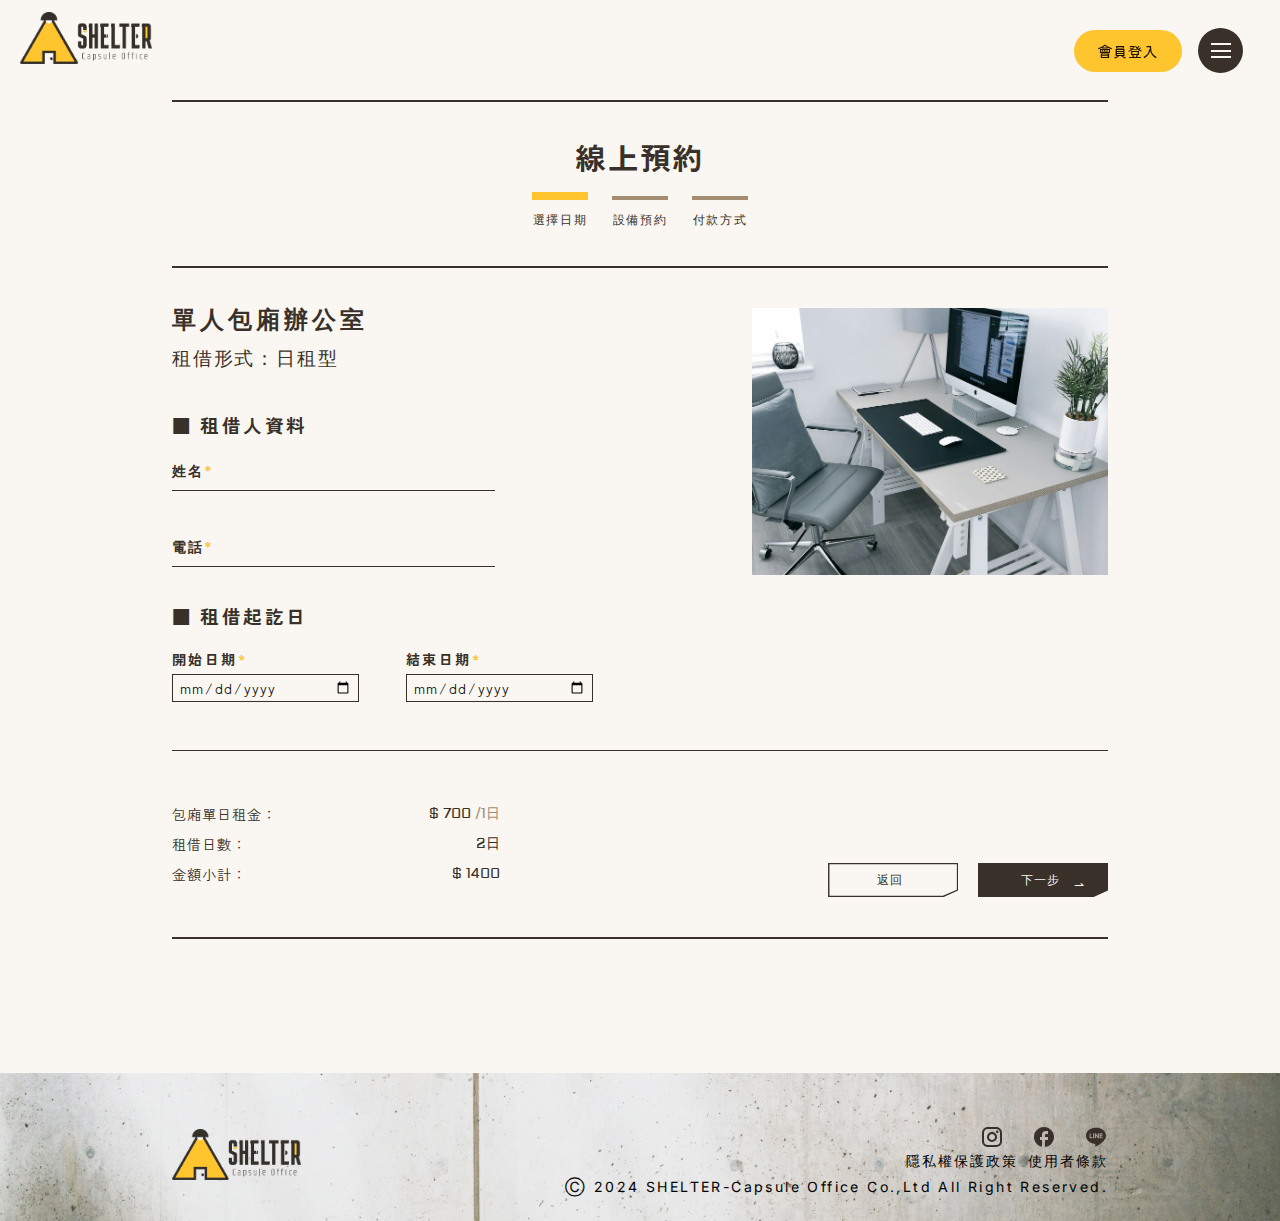
<file: reservation/01_dates.html>
<!DOCTYPE html>
<html lang="zh">

<head>
    <meta charset="UTF-8">
    <meta name="viewport" content="width=device-width, initial-scale=1.0">
    <title>SHELTER－共享空間辦公室：逃離喧囂的世界，找回自己的寧靜</title>
    <!-- style reset -->
    <link rel="stylesheet" type="text/css" href="../reset.css">
    <!-- RWD-style -->
    <link rel="stylesheet" href="../grid.css">
    <!-- google font：inter -->
    <link rel="preconnect" href="https://fonts.googleapis.com">
    <link rel="preconnect" href="https://fonts.gstatic.com" crossorigin>
    <link href="https://fonts.googleapis.com/css2?family=Inter:wght@100..900&display=swap" rel="stylesheet">
    <!-- google font：Zen Kaku Gothic New -->
    <link rel="preconnect" href="https://fonts.googleapis.com">
    <link rel="preconnect" href="https://fonts.gstatic.com" crossorigin>
    <link href="https://fonts.googleapis.com/css2?family=Inter:wght@100..900&family=Zen+Kaku+Gothic+New&display=swap"
        rel="stylesheet">
    <!-- google font：Karantina -->
    <link rel="preconnect" href="https://fonts.googleapis.com">
    <link rel="preconnect" href="https://fonts.gstatic.com" crossorigin>
    <link
        href="https://fonts.googleapis.com/css2?family=Inter:wght@100..900&family=Karantina:wght@300;400;700&family=Zen+Kaku+Gothic+New&display=swap"
        rel="stylesheet">
    <!-- google font：Aldrich -->
    <link rel="preconnect" href="https://fonts.googleapis.com">
    <link rel="preconnect" href="https://fonts.gstatic.com" crossorigin>
    <link
        href="https://fonts.googleapis.com/css2?family=Aldrich&family=Inter:wght@100..900&family=Karantina:wght@300;400;700&family=Zen+Kaku+Gothic+New&display=swap"
        rel="stylesheet">
    <!-- custom-style-sheet -->
    <link rel="stylesheet" type="text/css" href="../common.css">
    <link rel="stylesheet" type="text/css"  href="reservation.css">
</head>

<body>
    <header>
        <div class="logo-btn">
            <a href="../index.html">
                <div class="logo-img-container">
                    <img src="../images/logo_rectangle.png" alt="shelter logo to main page">
                </div>
            </a>
        </div>
        <div class="btn-wrapper">
            <!-- login-button -->
            <btn class="login-btn" id="loginBtn">
                <span class="login-btn-container" id="loginStatus">會員登入</span>
            </btn>
            <nav id="memberArea">
                <ul>
                    <a href="#">
                        <li class="site-menu_item">會員資料</li>
                    </a>
                    <li class="site-menu_item" id="logOut">登出</li>
                </ul>
            </nav>
            <!-- nav-burger -->
            <button id="menu-toggle">
                <div class="menu-toggle__deco-bar"></div>
                <div class="menu-toggle__deco-bar"></div>
                <div class="menu-toggle__deco-bar"></div>
            </button>
            <!-- nav-list -->
            <nav id="site-menu">
                <ul class="site-menu_list">
                    <li class="site-menu_item"><a href="../index.html">首頁</a></li>
                    <li class="site-menu_item"><a href="../about.html">關於我們</a></li>
                    <li class="site-menu_item"><a href="../news.html">最新消息</a></li>
                    <li class="site-menu_item"><a href="../space.html">空間介紹</a></li>
                    <li class="site-menu_item"><a href="../dishes.html">館内餐飲</a></li>
                    <li class="site-menu_item"><a href="../contact.html">聯絡我們</a></li>
                </ul>
                <div class="social-icon-wrapper">
                    <a href="" class="social-icon--sm instagram"></a>
                    <a href="" class="social-icon--sm facebook"></a>
                    <a href="" class="social-icon--sm line"></a>
                </div>
            </nav>
            <div id="overlay--black"></div>
        </div>
        <!-- login-lightbox -->
        <div id="login-lightbox" class="lightbox login">
            <div class="lightbox-container">
                <div id="lightboxCancel">
                    <img src="../images/icon_svg/xmark-solid--white.svg" alt="">
                </div>
                <div class="row">
                    <div class="lightbox-title col-12 col-md-5">
                        <div class="triangle--yw"></div>
                        <h1>Login</h1>
                        <h2>會員登入</h2>
                    </div>
                    <div class="input-section col-12 col-md-7">
                        <form class="input-box" id="login-form">
                            <div class="input-bar">
                                <div class="input-front">Email：</div><input type="email" name="email" id="email">
                            </div>
                            <div class="input-bar">
                                <div class="input-front">密 碼：</div><input type="password" name="password" id="password"
                                    maxlength="16" minlength="8">
                            </div>
                            <div class="login-btns">
                                <button class="btn btn--stroke-primary">
                                    <span>註冊會員</span>
                                </button>
                                <button type="submit" class="btn btn--filled-primary" id="btnLogin">
                                    確認送出
                                </button>
                            </div>
                            <button id="forgot-pswd">忘記密碼?</button>
                        </form>
                    </div>
                </div>
            </div>
        </div>
    </header>
    <div class="booking-page-container">
        <div class="title">
            <h1>線上預約</h1>
            <div class="progress-block">
                <div class="step-wrapper">
                    <div class="progress-bar now-step-bar"></div>
                    <div class="step">選擇日期</div>
                </div>
                <div class="step-wrapper">
                    <div class="progress-bar"></div>
                    <div class="step">設備預約</div>
                </div>
                <div class="step-wrapper">
                    <div class="progress-bar"></div>
                    <div class="step">付款方式</div>
                </div>
            </div>
        </div>
        <div class="booking-form row row-cols-1 row-cols-md-2">
            <div class="col">
                <div class="rent-data-block">
                    <h2>單人包廂辦公室</h2>
                    <div class="font--subtitle">租借形式：日租型</div>
                </div>
                <form action="">
                    <div class="rent-data">
                        <h3>租借人資料</h3>
                        <div class="input-bar">
                            <div class="input-front">
                                姓名<span class="required">*</span>
                            </div>
                            <input type="text" name="name" id="name" minlength="2" required>
                        </div>
                        <div class="input-bar">
                            <div class="input-front">
                                電話<span class="required">*</span>
                            </div>
                            <input type="tel" name="tel" maxlength="16" minlength="8" id="tel" required>
                        </div>
                    </div>
                    <div class="rent-days">
                        <h3>租借起訖日</h3>
                        <div class="day-selector-wrapper row row-cols-1 row-cols-md-2">
                            <div class="col">
                                <div class="day-selector">
                                    <h4>開始日期<span class="required">*</span></h4>
                                    <input type="date">
                                </div>
                            </div>
                            <div class="col">
                                <div class="day-selector">
                                    <h4>結束日期<span class="required">*</span></h4>
                                    <input type="date">
                                </div>
                            </div>
                        </div>
                    </div>
                </form>
            </div>
            <div class="col">
                <div class="room-img">
                    <img src="../images/space_single-room_s.jpg" alt="">
                </div>
            </div>
        </div>
        <div class="subtotal row row-cols-1 row-cols-md-2 last-row">
            <div class="col">
                <div class="subtotal-list">
                    <div class="list-item">
                        <div class="item-name">包廂單日租金：</div>
                        <div class="item-unit">700<span class="per-time">1</span></div>
                    </div>
                    <div class="list-item">
                        <div class="item-name">租借日數：</div>
                        <div class="item-unit times">2</div>
                    </div>
                    <div class="list-item">
                        <div class="item-name">金額小計：</div>
                        <div class="item-unit">1400 </div>
                    </div>
                </div>
            </div>
            <div class="col">
                <div class="step-btns">
                    <div class="btn btn--stroke-primary">
                        <a href="../space.html" class="font--btn">返回</a>
                    </div>
                    <div class="btn btn--filled-primary">
                        <a href="02_devices.html" class="font--btn">下一步</a>
                    </div>
                </div>
            </div>
        </div>
    </div>
    <footer>
        <div class="footer-container">
            <div class="social-media-bar">
                <div class="footer-logo">
                    <a href="../index.html">
                        <img src="../images/logo_rectangle.png" alt="">
                    </a>
                </div>
            </div>
            <div class="legal-notice">
                <div class="social-media-icon">
                    <a href="" class="social-icon--sm instagram"></a>
                    <a href="" class="social-icon--sm facebook"></a>
                    <a href="" class="social-icon--sm line"></a>
                </div>
                <div class="policy-link">
                    <a href="#" id="privacy-policy">隱私權保護政策</a>
                    <a href="#" id="term">使用者條款</a>
                </div>
                <p>Ⓒ 2024 SHELTER-Capsule Office Co.,Ltd All Right Reserved.</p>
            </div>
        </div>
    </footer>

    <script>
        //-----Nav-toggle-n-list-----
        document.getElementById('menu-toggle').addEventListener('click', function () {
            document.getElementById('login-lightbox').classList.remove('active');
            document.getElementById('site-menu').classList.toggle('active');
            document.getElementById('menu-toggle').classList.toggle('active');

            let overlayActive = document.getElementById('overlay--black').classList.contains('active');
            if (overlayActive == false) {
                document.getElementById('overlay--black').classList.add('active');
            } else {
                document.getElementById('overlay--black').classList.remove('active');
            }
        });
        document.getElementById('overlay--black').addEventListener('click', function () {
            document.getElementById('site-menu').classList.remove('active');
            document.getElementById('overlay--black').classList.remove('active');
            document.getElementById('menu-toggle').classList.remove('active');
        });

        //-----Login Page:function-----
        let loginStatus = document.getElementById("loginStatus").textContent;
        let lightBox = document.getElementById("login-lightbox");
        let loginForm = document.getElementById('login-form');

        function closeLightBox() {
            clearData;
            document.getElementById('login-lightbox').classList.remove('active');
            document.getElementById('overlay--black').classList.remove('active');
        }
        function checkData() {
            loginForm.addEventListener('submit', function (event) {
                event.preventDefault();
                if (loginForm.checkValidity()) {
                    clearData();
                    statusSwitch();
                    closeLightBox();
                }
            });
        }
        function clearData() {
            //將登入表單上的資料清空
            document.getElementById("email").value = '';
            document.getElementById("password").value = '';
        }
        function statusSwitch() {
            if (loginStatus === '會員登入') {
                document.getElementById("loginStatus").textContent = '會員專區';
            }
            else {
                clearData();
                document.getElementById("loginStatus").textContent = '會員登入';
            }
        }
        //-----Login Page:login-----
        document.getElementById('loginBtn').addEventListener('click', function () {
            document.getElementById('menu-toggle').classList.remove('active');
            let loginStatus = document.getElementById("loginStatus").textContent;
            let overlayActive = document.getElementById('overlay--black').classList.contains('active');
            if (loginStatus === '會員登入') {
                document.getElementById('site-menu').classList.remove('active');
                document.getElementById('login-lightbox').classList.toggle('active');
                if (overlayActive == false) {
                    document.getElementById('overlay--black').classList.add('active');
                } else {
                    document.getElementById('overlay--black').classList.remove('active');
                }
            }   
        });
        document.getElementById("lightboxCancel").addEventListener('click', function () {
            document.getElementById('login-lightbox').classList.remove('active');
            document.getElementById('overlay--black').classList.remove('active');
        });
        document.getElementById('overlay--black').addEventListener('click', function () {
            document.getElementById('login-lightbox').classList.remove('active');
            document.getElementById('overlay--black').classList.remove('active');
        });
        document.getElementById('btnLogin').onclick = checkData;

        //-----memberArea:會員專區-----
        let memberArea = document.getElementById('memberArea');
        let loginBtn = document.getElementById('loginBtn');

        loginBtn.addEventListener('mouseenter', function () {
            let loginStatus = document.getElementById("loginStatus").textContent;
            if (loginStatus === '會員專區') {
                memberArea.style.display = "block";
            }
        });
        loginBtn.addEventListener('mouseleave', function () {
            let loginStatus = document.getElementById("loginStatus").textContent;
            if (loginStatus === '會員專區') {
                memberArea.style.display = "none";
            }
        });
        memberArea.addEventListener('mouseenter', function () {
            let loginStatus = document.getElementById("loginStatus").textContent;
            if (loginStatus === '會員專區') {
                memberArea.style.display = "block";
            }
        })
        memberArea.addEventListener('mouseleave', function () {
            let loginStatus = document.getElementById("loginStatus").textContent;
            if (loginStatus === '會員專區') {
                memberArea.style.display = "none";
            }
        })
        //-----Logout:登出-----
        let logOut = document.getElementById('logOut');
        logOut.addEventListener('click', function () {
            clearData();
            document.getElementById('loginStatus').textContent = '會員登入';
            memberArea.style.display = "none";
        })
    </script>
</body>

</html>
</file>
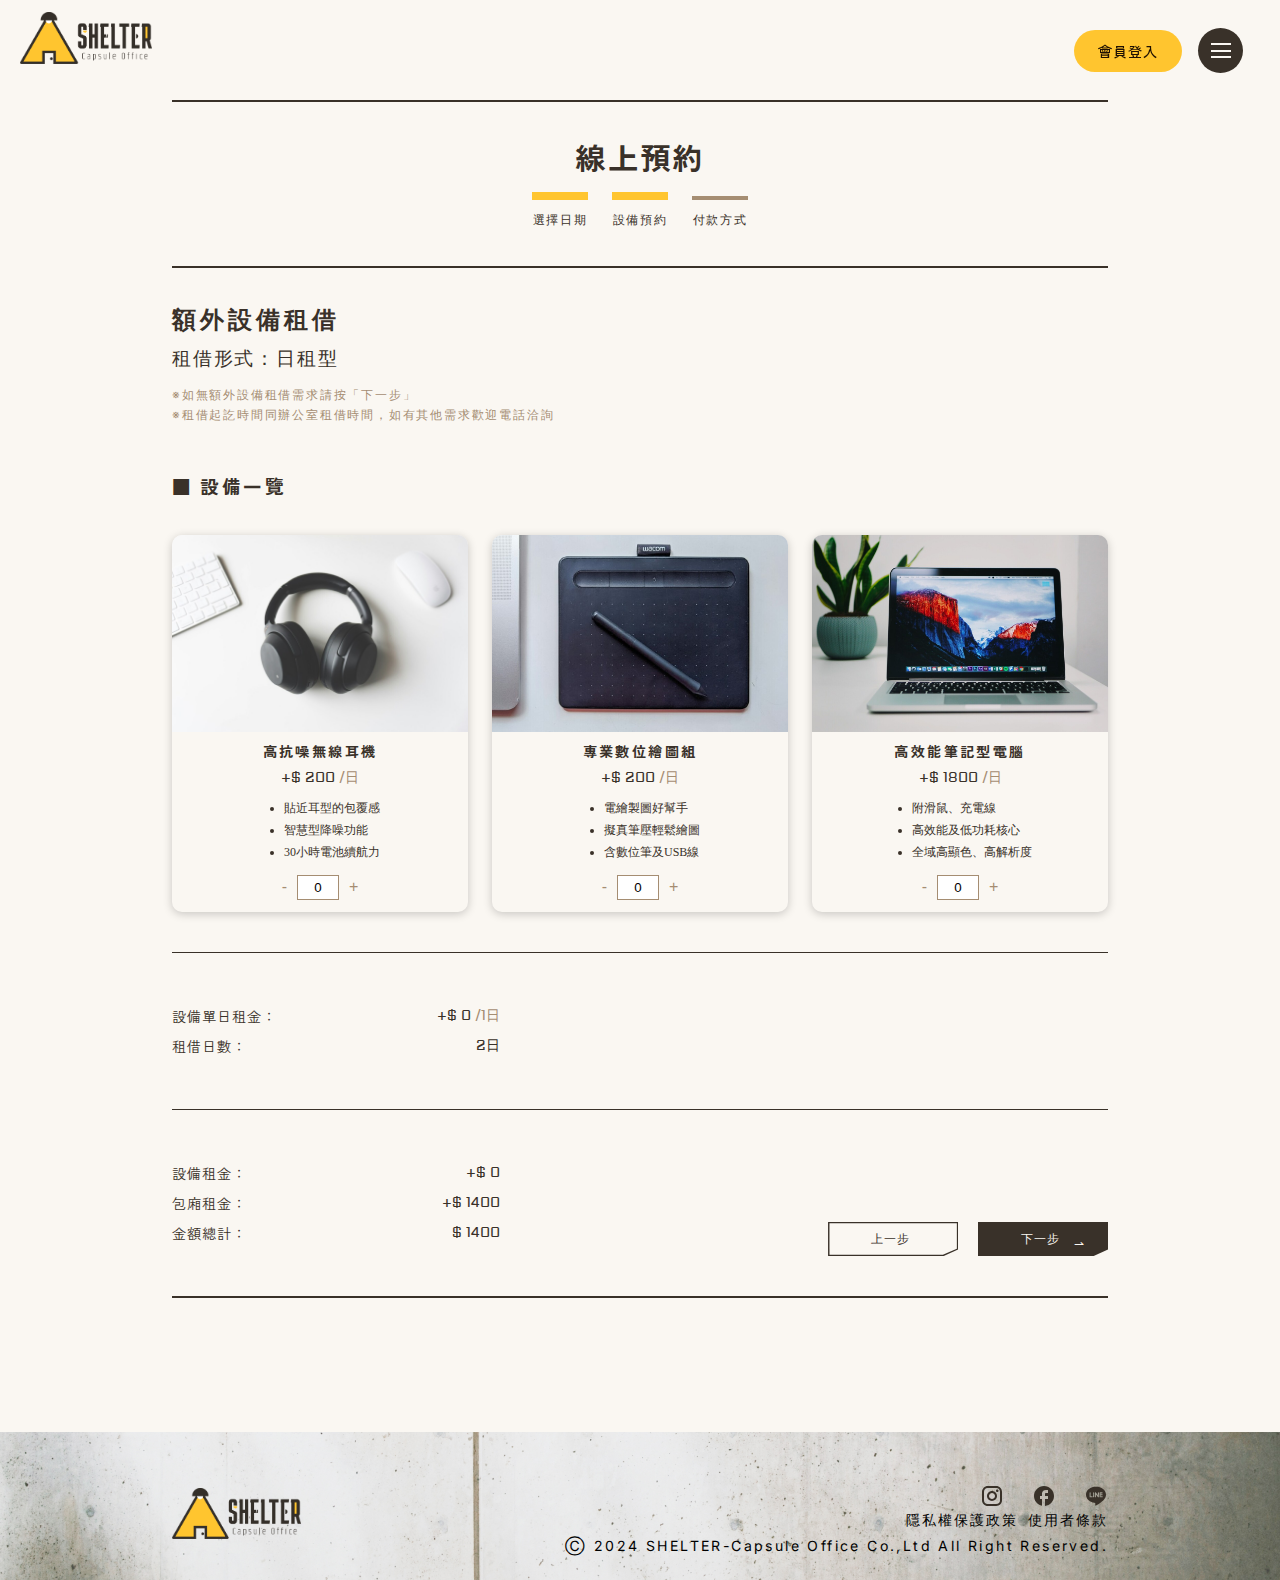
<file: reservation/02_devices.html>
<!DOCTYPE html>
<html lang="zh">

<head>
    <meta charset="UTF-8">
    <meta name="viewport" content="width=device-width, initial-scale=1.0">
    <title>SHELTER－共享空間辦公室：逃離喧囂的世界，找回自己的寧靜</title>
    <!-- style reset -->
    <link rel="stylesheet" type="text/css" href="../reset.css">
    <!-- RWD-style -->
    <link rel="stylesheet" href="../grid.css">
    <!-- google font：inter -->
    <link rel="preconnect" href="https://fonts.googleapis.com">
    <link rel="preconnect" href="https://fonts.gstatic.com" crossorigin>
    <link href="https://fonts.googleapis.com/css2?family=Inter:wght@100..900&display=swap" rel="stylesheet">
    <!-- google font：Zen Kaku Gothic New -->
    <link rel="preconnect" href="https://fonts.googleapis.com">
    <link rel="preconnect" href="https://fonts.gstatic.com" crossorigin>
    <link href="https://fonts.googleapis.com/css2?family=Inter:wght@100..900&family=Zen+Kaku+Gothic+New&display=swap"
        rel="stylesheet">
    <!-- google font：Karantina -->
    <link rel="preconnect" href="https://fonts.googleapis.com">
    <link rel="preconnect" href="https://fonts.gstatic.com" crossorigin>
    <link
        href="https://fonts.googleapis.com/css2?family=Inter:wght@100..900&family=Karantina:wght@300;400;700&family=Zen+Kaku+Gothic+New&display=swap"
        rel="stylesheet">
    <!-- google font：Aldrich -->
    <link rel="preconnect" href="https://fonts.googleapis.com">
    <link rel="preconnect" href="https://fonts.gstatic.com" crossorigin>
    <link
        href="https://fonts.googleapis.com/css2?family=Aldrich&family=Inter:wght@100..900&family=Karantina:wght@300;400;700&family=Zen+Kaku+Gothic+New&display=swap"
        rel="stylesheet">
    <!-- custom-style-sheet -->
    <link rel="stylesheet" type="text/css" href="../common.css">
    <link rel="stylesheet" type="text/css" href="reservation.css">
</head>

<body>
    <header>
        <div class="logo-btn">
            <a href="../index.html">
                <div class="logo-img-container">
                    <img src="../images/logo_rectangle.png" alt="shelter logo to main page">
                </div>
            </a>
        </div>
        <div class="btn-wrapper">
            <!-- login-button -->
            <btn class="login-btn" id="loginBtn">
                <span class="login-btn-container" id="loginStatus">會員登入</span>
            </btn>
            <nav id="memberArea">
                <ul>
                    <a href="#">
                        <li class="site-menu_item">會員資料</li>
                    </a>
                    <li class="site-menu_item" id="logOut">登出</li>
                </ul>
            </nav>
            <!-- nav-burger -->
            <button id="menu-toggle">
                <div class="menu-toggle__deco-bar"></div>
                <div class="menu-toggle__deco-bar"></div>
                <div class="menu-toggle__deco-bar"></div>
            </button>
            <!-- nav-list -->
            <nav id="site-menu">
                <ul class="site-menu_list">
                    <li class="site-menu_item"><a href="../index.html">首頁</a></li>
                    <li class="site-menu_item"><a href="../about.html">關於我們</a></li>
                    <li class="site-menu_item"><a href="../news.html">最新消息</a></li>
                    <li class="site-menu_item"><a href="../space.html">空間介紹</a></li>
                    <li class="site-menu_item"><a href="../dishes.html">館内餐飲</a></li>
                    <li class="site-menu_item"><a href="../contact.html">聯絡我們</a></li>
                </ul>
                <div class="social-icon-wrapper">
                    <a href="" class="social-icon--sm instagram"></a>
                    <a href="" class="social-icon--sm facebook"></a>
                    <a href="" class="social-icon--sm line"></a>
                </div>
            </nav>
            <div id="overlay--black"></div>
        </div>
        <!-- login-lightbox -->
        <div id="login-lightbox" class="lightbox login">
            <div class="lightbox-container">
                <div id="lightboxCancel">
                    <img src="../images/icon_svg/xmark-solid--white.svg" alt="">
                </div>
                <div class="row">
                    <div class="lightbox-title col-12 col-md-5">
                        <div class="triangle--yw"></div>
                        <h1>Login</h1>
                        <h2>會員登入</h2>
                    </div>
                    <div class="input-section col-12 col-md-7">
                        <form class="input-box" id="login-form">
                            <div class="input-bar">
                                <div class="input-front">Email：</div><input type="email" name="email" id="email">
                            </div>
                            <div class="input-bar">
                                <div class="input-front">密 碼：</div><input type="password" name="password" id="password"
                                    maxlength="16" minlength="8">
                            </div>
                            <div class="login-btns">
                                <button class="btn btn--stroke-primary">
                                    <span>註冊會員</span>
                                </button>
                                <button type="submit" class="btn btn--filled-primary" id="btnLogin">
                                    確認送出
                                </button>
                            </div>
                            <button id="forgot-pswd">忘記密碼?</button>
                        </form>
                    </div>
                </div>
            </div>
        </div>
    </header>
    <div class="booking-page-container">
        <div class="title">
            <h1>線上預約</h1>
            <div class="progress-block">
                <div class="step-wrapper">
                    <div class="progress-bar now-step-bar"></div>
                    <div class="step">選擇日期</div>
                </div>
                <div class="step-wrapper">
                    <div class="progress-bar now-step-bar"></div>
                    <div class="step">設備預約</div>
                </div>
                <div class="step-wrapper">
                    <div class="progress-bar"></div>
                    <div class="step">付款方式</div>
                </div>
            </div>
        </div>
        <div class="booking-form">
            <div class="rent-data-block">
                <h2>額外設備租借</h2>
                <div class="font--subtitle">租借形式：日租型</div>
                <ul class="rental-guidence">
                    <li>如無額外設備租借需求請按「下一步」</li>
                    <li>租借起訖時間同辦公室租借時間，如有其他需求歡迎電話洽詢</li>
                </ul>
                <div class="rent-data">
                    <h3>設備一覽</h3>
                </div>
                <div class="device-card-wrapper">
                    <div class="device-card">
                        <div class="device-img">
                            <img src="../images/device_earphone-for-concentration_s.jpg" alt="高抗噪無線耳機">
                        </div>
                        <div class="device-txt">
                            <h4>高抗噪無線耳機</h4>
                            <div class="item-unit plus">200<span class="per-time"></span></div>
                            <ul>
                                <li>貼近耳型的包覆感</li>
                                <li>智慧型降噪功能</li>
                                <li>30小時電池續航力</li>
                            </ul>
                            <div class="device-count">
                                <input type="button" class="btnMinus" value="-">
                                <input type="text" class="qty" size="4" value="0">
                                <input type="button" class="btnPlus" value="+">
                            </div>
                        </div>
                    </div>
                    <div class="device-card">
                        <div class="device-img">
                            <img src="../images/device_digital-board_resize.jpg" alt="專業數位繪圖板">
                        </div>
                        <div class="device-txt">
                            <h4>專業數位繪圖組</h4>
                            <div class="item-unit plus">200<span class="per-time"></span></div>
                            <ul>
                                <li>電繪製圖好幫手</li>
                                <li>擬真筆壓輕鬆繪圖</li>
                                <li>含數位筆及USB線</li>
                            </ul>
                            <div class="device-count">
                                <input type="button" class="btnMinus" value="-">
                                <input type="text" class="qty" size="4" value="0">
                                <input type="button" class="btnPlus" value="+">
                            </div>
                        </div>
                    </div>
                    <div class="device-card">
                        <div class="device-img">
                            <img src="../images/device_laptop_s.jpg" alt="專業數位繪圖板">
                        </div>
                        <div class="device-txt">
                            <h4>高效能筆記型電腦</h4>
                            <div class="item-unit plus">1800<span class="per-time"></span></div>
                            <ul>
                                <li>附滑鼠、充電線</li>
                                <li>高效能及低功耗核心</li>
                                <li>全域高顯色、高解析度</li>
                            </ul>
                            <div class="device-count">
                                <input type="button" class="btnMinus" value="-">
                                <input type="text" class="qty" size="4" value="0">
                                <input type="button" class="btnPlus" value="+">
                            </div>
                        </div>
                    </div>
                </div>
            </div>
        </div>
        <div class="subtotal row row-cols-1 row-cols-md-2">
            <div class="col">
                <div class="subtotal-list">
                    <div class="list-item">
                        <div class="item-name">設備單日租金：</div>
                        <div class="item-unit plus">0<span class="per-time">1</span></div>
                    </div>
                    <div class="list-item">
                        <div class="item-name">租借日數：</div>
                        <div class="item-unit times">2</div>
                    </div>
                </div>
            </div>
        </div>
        <div class="subtotal row row-cols-1 row-cols-md-2 last-row">
            <div class="col">
                <div class="subtotal-list">
                    <div class="list-item">
                        <div class="item-name">設備租金：</div>
                        <div class="item-unit plus">0</div>
                    </div>
                    <div class="list-item">
                        <div class="item-name">包廂租金：</div>
                        <div class="item-unit plus">1400</div>
                    </div>
                    <div class="list-item total">
                        <div class="item-name">金額總計：</div>
                        <div class="item-unit">1400</div>
                    </div>
                </div>
            </div>
            <div class="col">
                <div class="step-btns">
                    <div class="btn btn--stroke-primary">
                        <a href="01_dates.html" class="font--btn">上一步</a>
                    </div>
                    <div class="btn btn--filled-primary">
                        <a href="03_payment.html" class="font--btn">下一步</a>
                    </div>
                </div>
            </div>
        </div>
    </div>
    <footer>
        <div class="footer-container">
            <div class="social-media-bar">
                <div class="footer-logo">
                    <a href="../index.html">
                        <img src="../images/logo_rectangle.png" alt="">
                    </a>
                </div>
            </div>
            <div class="legal-notice">
                <div class="social-media-icon">
                    <a href="" class="social-icon--sm instagram"></a>
                    <a href="" class="social-icon--sm facebook"></a>
                    <a href="" class="social-icon--sm line"></a>
                </div>
                <div class="policy-link">
                    <a href="#" id="privacy-policy">隱私權保護政策</a>
                    <a href="#" id="term">使用者條款</a>
                </div>
                <p>Ⓒ 2024 SHELTER-Capsule Office Co.,Ltd All Right Reserved.</p>
            </div>
        </div>
    </footer>

    <script>
        //-----Nav-toggle-n-list-----
        document.getElementById('menu-toggle').addEventListener('click', function () {
            document.getElementById('login-lightbox').classList.remove('active');
            document.getElementById('site-menu').classList.toggle('active');
            document.getElementById('menu-toggle').classList.toggle('active');

            let overlayActive = document.getElementById('overlay--black').classList.contains('active');
            if (overlayActive == false) {
                document.getElementById('overlay--black').classList.add('active');
            } else {
                document.getElementById('overlay--black').classList.remove('active');
            }
        });
        document.getElementById('overlay--black').addEventListener('click', function () {
            document.getElementById('site-menu').classList.remove('active');
            document.getElementById('overlay--black').classList.remove('active');
            document.getElementById('menu-toggle').classList.remove('active');
        });

        //-----Login Page:function-----
        let loginStatus = document.getElementById("loginStatus").textContent;
        let lightBox = document.getElementById("login-lightbox");
        let loginForm = document.getElementById('login-form');

        function closeLightBox() {
            clearData;
            document.getElementById('login-lightbox').classList.remove('active');
            document.getElementById('overlay--black').classList.remove('active');
        }
        function checkData() {
            loginForm.addEventListener('submit', function (event) {
                event.preventDefault();
                if (loginForm.checkValidity()) {
                    clearData();
                    statusSwitch();
                    closeLightBox();
                }
            });
        }
        function clearData() {
            //將登入表單上的資料清空
            document.getElementById("email").value = '';
            document.getElementById("password").value = '';
        }
        function statusSwitch() {
            if (loginStatus === '會員登入') {
                document.getElementById("loginStatus").textContent = '會員專區';
            }
            else {
                clearData();
                document.getElementById("loginStatus").textContent = '會員登入';
            }
        }
        //-----Login Page:login-----
        document.getElementById('loginBtn').addEventListener('click', function () {
            document.getElementById('menu-toggle').classList.remove('active');
            let loginStatus = document.getElementById("loginStatus").textContent;
            let overlayActive = document.getElementById('overlay--black').classList.contains('active');
            if (loginStatus === '會員登入') {
                document.getElementById('site-menu').classList.remove('active');
                document.getElementById('login-lightbox').classList.toggle('active');
                if (overlayActive == false) {
                    document.getElementById('overlay--black').classList.add('active');
                } else {
                    document.getElementById('overlay--black').classList.remove('active');
                }
            }   
        });
        document.getElementById("lightboxCancel").addEventListener('click', function () {
            document.getElementById('login-lightbox').classList.remove('active');
            document.getElementById('overlay--black').classList.remove('active');
        });
        document.getElementById('overlay--black').addEventListener('click', function () {
            document.getElementById('login-lightbox').classList.remove('active');
            document.getElementById('overlay--black').classList.remove('active');
        });
        document.getElementById('btnLogin').onclick = checkData;

        //-----memberArea:會員專區-----
        let memberArea = document.getElementById('memberArea');
        let loginBtn = document.getElementById('loginBtn');

        loginBtn.addEventListener('mouseenter', function () {
            let loginStatus = document.getElementById("loginStatus").textContent;
            if (loginStatus === '會員專區') {
                memberArea.style.display = "block";
            }
        });
        loginBtn.addEventListener('mouseleave', function () {
            let loginStatus = document.getElementById("loginStatus").textContent;
            if (loginStatus === '會員專區') {
                memberArea.style.display = "none";
            }
        });
        memberArea.addEventListener('mouseenter', function () {
            let loginStatus = document.getElementById("loginStatus").textContent;
            if (loginStatus === '會員專區') {
                memberArea.style.display = "block";
            }
        })
        memberArea.addEventListener('mouseleave', function () {
            let loginStatus = document.getElementById("loginStatus").textContent;
            if (loginStatus === '會員專區') {
                memberArea.style.display = "none";
            }
        })
        //-----Logout:登出-----
        let logOut = document.getElementById('logOut');
        logOut.addEventListener('click', function () {
            clearData();
            document.getElementById('loginStatus').textContent = '會員登入';
            memberArea.style.display = "none";
        })
        //----------設備租借數量input---------
        window.addEventListener("load", function () {
            let btnMinus = document.getElementsByClassName("btnMinus");
            let qty = document.getElementsByClassName("qty");
            let btnPlus = document.getElementsByClassName("btnPlus");

            for (let i = 0; i < btnMinus.length; i++) {
                btnMinus[i].onclick = function () {
                    if (parseInt(qty[i].value) >= 1) {
                        qty[i].value = parseInt(qty[i].value) - 1;
                    }
                }
            }
            for (let i = 0; i < btnPlus.length; i++) {
                btnPlus[i].onclick = function () {
                    qty[i].value = parseInt(qty[i].value) + 1;
                }
            }
        })
    </script>
</body>

</html>
</file>
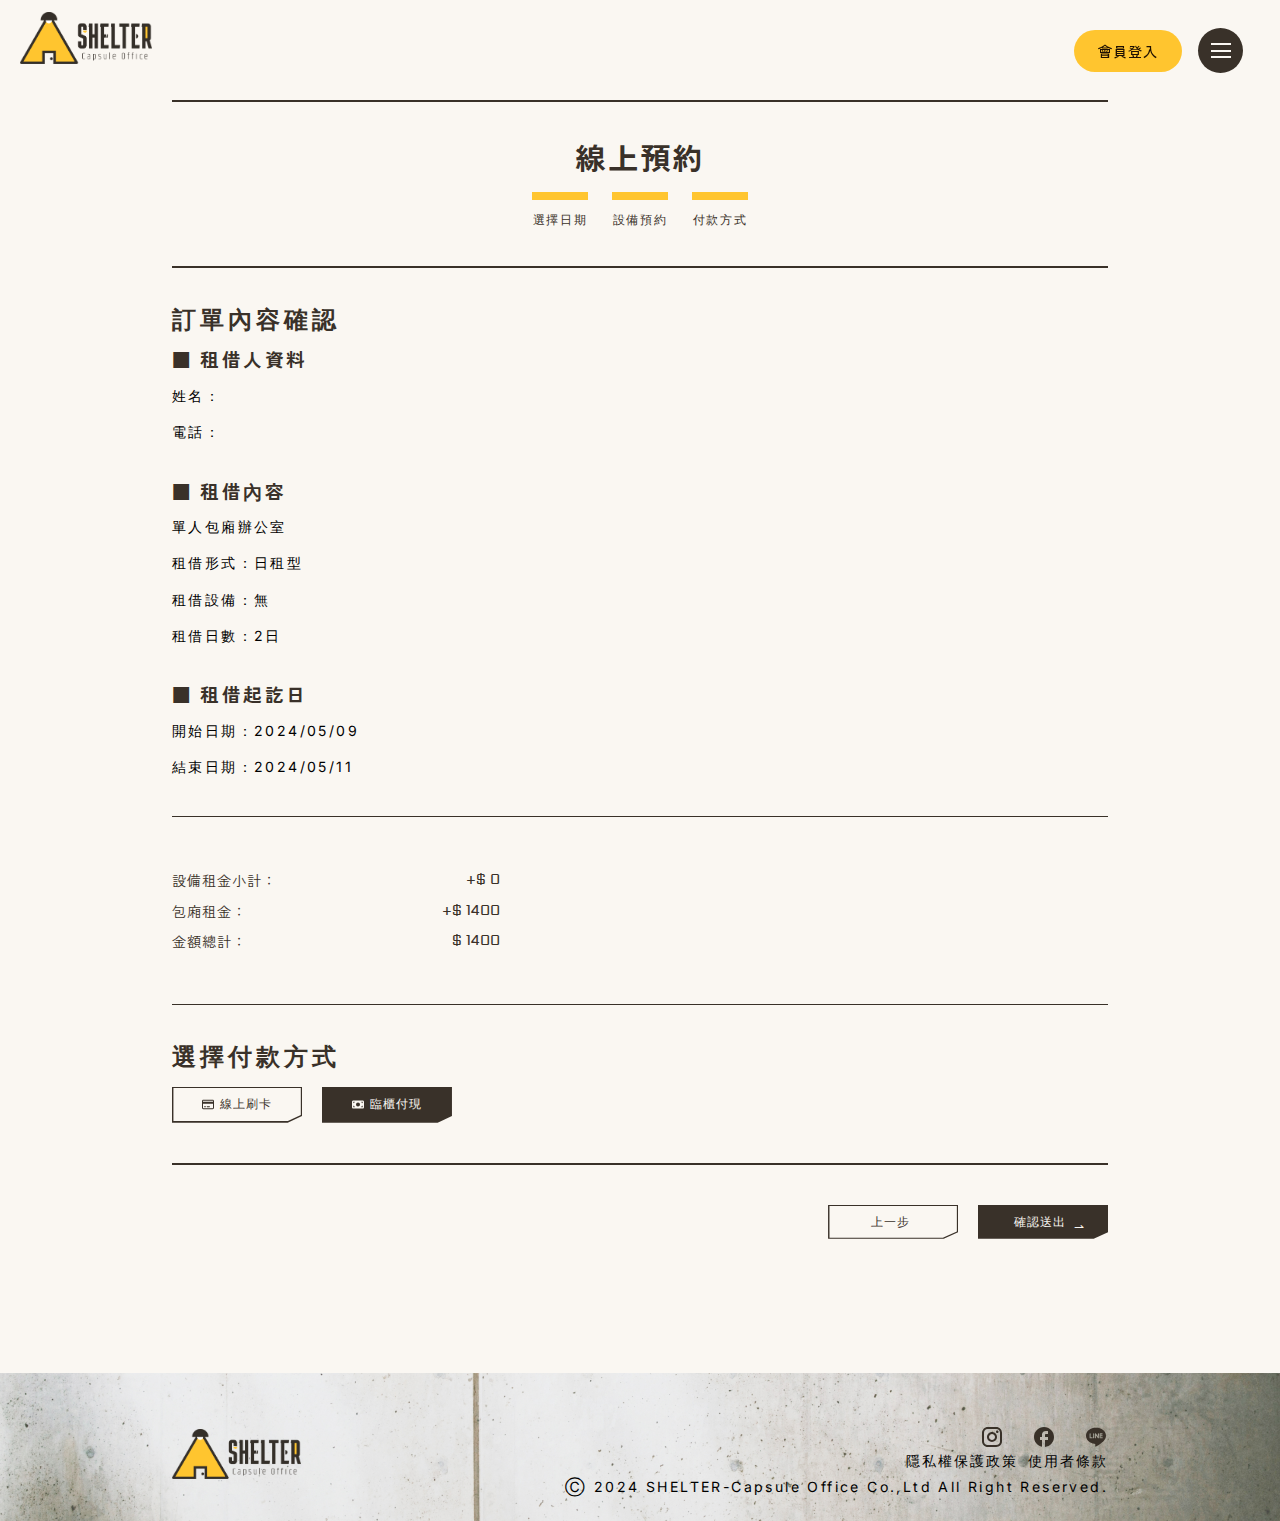
<file: reservation/03_payment.html>
<!DOCTYPE html>
<html lang="zh">

<head>
    <meta charset="UTF-8">
    <meta name="viewport" content="width=device-width, initial-scale=1.0">
    <title>SHELTER－共享空間辦公室：逃離喧囂的世界，找回自己的寧靜</title>
    <!-- style reset -->
    <link rel="stylesheet" type="text/css" href="../reset.css">
    <!-- RWD-style -->
    <link rel="stylesheet" href="../grid.css">
    <!-- google font：inter -->
    <link rel="preconnect" href="https://fonts.googleapis.com">
    <link rel="preconnect" href="https://fonts.gstatic.com" crossorigin>
    <link href="https://fonts.googleapis.com/css2?family=Inter:wght@100..900&display=swap" rel="stylesheet">
    <!-- google font：Zen Kaku Gothic New -->
    <link rel="preconnect" href="https://fonts.googleapis.com">
    <link rel="preconnect" href="https://fonts.gstatic.com" crossorigin>
    <link href="https://fonts.googleapis.com/css2?family=Inter:wght@100..900&family=Zen+Kaku+Gothic+New&display=swap"
        rel="stylesheet">
    <!-- google font：Karantina -->
    <link rel="preconnect" href="https://fonts.googleapis.com">
    <link rel="preconnect" href="https://fonts.gstatic.com" crossorigin>
    <link
        href="https://fonts.googleapis.com/css2?family=Inter:wght@100..900&family=Karantina:wght@300;400;700&family=Zen+Kaku+Gothic+New&display=swap"
        rel="stylesheet">
    <!-- google font：Aldrich -->
    <link rel="preconnect" href="https://fonts.googleapis.com">
    <link rel="preconnect" href="https://fonts.gstatic.com" crossorigin>
    <link
        href="https://fonts.googleapis.com/css2?family=Aldrich&family=Inter:wght@100..900&family=Karantina:wght@300;400;700&family=Zen+Kaku+Gothic+New&display=swap"
        rel="stylesheet">
    <!-- custom-style-sheet -->
    <link rel="stylesheet" type="text/css" href="../common.css">
    <link rel="stylesheet" type="text/css" href="reservation.css">
</head>

<body>
    <header>
        <div class="logo-btn">
            <a href="../index.html">
                <div class="logo-img-container">
                    <img src="../images/logo_rectangle.png" alt="shelter logo to main page">
                </div>
            </a>
        </div>
        <div class="btn-wrapper">
            <!-- login-button -->
            <btn class="login-btn" id="loginBtn">
                <span class="login-btn-container" id="loginStatus">會員登入</span>
            </btn>
            <nav id="memberArea">
                <ul>
                    <a href="#">
                        <li class="site-menu_item">會員資料</li>
                    </a>
                    <li class="site-menu_item" id="logOut">登出</li>
                </ul>
            </nav>
            <!-- nav-burger -->
            <button id="menu-toggle">
                <div class="menu-toggle__deco-bar"></div>
                <div class="menu-toggle__deco-bar"></div>
                <div class="menu-toggle__deco-bar"></div>
            </button>
            <!-- nav-list -->
            <nav id="site-menu">
                <ul class="site-menu_list">
                    <li class="site-menu_item"><a href="../index.html">首頁</a></li>
                    <li class="site-menu_item"><a href="../about.html">關於我們</a></li>
                    <li class="site-menu_item"><a href="../news.html">最新消息</a></li>
                    <li class="site-menu_item"><a href="../space.html">空間介紹</a></li>
                    <li class="site-menu_item"><a href="../dishes.html">館内餐飲</a></li>
                    <li class="site-menu_item"><a href="../contact.html">聯絡我們</a></li>
                </ul>
                <div class="social-icon-wrapper">
                    <a href="" class="social-icon--sm instagram"></a>
                    <a href="" class="social-icon--sm facebook"></a>
                    <a href="" class="social-icon--sm line"></a>
                </div>
            </nav>
            <div id="overlay--black"></div>
        </div>
        <!-- login-lightbox -->
        <div id="login-lightbox" class="lightbox login">
            <div class="lightbox-container">
                <div id="lightboxCancel">
                    <img src="../images/icon_svg/xmark-solid--white.svg" alt="">
                </div>
                <div class="row">
                    <div class="lightbox-title col-12 col-md-5">
                        <div class="triangle--yw"></div>
                        <h1>Login</h1>
                        <h2>會員登入</h2>
                    </div>
                    <div class="input-section col-12 col-md-7">
                        <form class="input-box" id="login-form">
                            <div class="input-bar">
                                <div class="input-front">Email：</div><input type="email" name="email" id="email">
                            </div>
                            <div class="input-bar">
                                <div class="input-front">密 碼：</div><input type="password" name="password" id="password"
                                    maxlength="16" minlength="8">
                            </div>
                            <div class="login-btns">
                                <button class="btn btn--stroke-primary">
                                    <span>註冊會員</span>
                                </button>
                                <button type="submit" class="btn btn--filled-primary" id="btnLogin">
                                    確認送出
                                </button>
                            </div>
                            <button id="forgot-pswd">忘記密碼?</button>
                        </form>
                    </div>
                </div>
            </div>
        </div>
    </header>
    <div class="booking-page-container">
        <div class="title">
            <h1>線上預約</h1>
            <div class="progress-block">
                <div class="step-wrapper">
                    <div class="progress-bar now-step-bar"></div>
                    <div class="step">選擇日期</div>
                </div>
                <div class="step-wrapper">
                    <div class="progress-bar now-step-bar"></div>
                    <div class="step">設備預約</div>
                </div>
                <div class="step-wrapper">
                    <div class="progress-bar now-step-bar"></div>
                    <div class="step">付款方式</div>
                </div>
            </div>
        </div>
        <div class="booking-form">
            <div class="rent-data-block">
                <h2>訂單內容確認</h2>
                <div class="rent-data">
                    <h3>租借人資料</h3>
                    <ul>
                        <li>姓名：</li>
                        <li>電話：</li>
                    </ul>
                </div>
                <div class="rent-data">
                    <h3>租借內容</h3>
                    <ul>
                        <li id="room-type">單人包廂辦公室</li>
                        <li>租借形式：<span id="rent-type">日租型</span></li>
                        <li>租借設備：<span id="is-device">無</span></li>
                        <li>租借日數：<span id="rental-period">2日</span></li></li>
                    </ul>
                </div>
                <div class="rent-data">
                    <h3>租借起訖日</h3>
                    <ul>
                        <li>開始日期：<span id="start-day">2024/05/09</span></li>
                        <li>結束日期：<span id="end-day">2024/05/11</span></li>
                    </ul>
                </div>
            </div>
        </div>
        <div class="subtotal row row-cols-1 row-cols-md-2">
            <div class="col">
                <div class="subtotal-list">
                    <div class="list-item">
                        <div class="item-name">設備租金小計：</div>
                        <div class="item-unit plus">0</div>
                    </div>
                    <div class="list-item">
                        <div class="item-name">包廂租金：</div>
                        <div class="item-unit plus">1400</div>
                    </div>
                    <div class="list-item total">
                        <div class="item-name">金額總計：</div>
                        <div class="item-unit">1400</div>
                    </div>
                </div>
            </div>
        </div>
        <div class="subtotal row row-cols-1 row-cols-md-2 last-row">
            <div class="payment-block">
                <h2>選擇付款方式</h2>
                <div class="payment-btns">
                    <div class="btn btn--stroke-primary">
                        <a href="#" class="font--btn"><div class="btn-icon credit-card"></div>線上刷卡</a>
                    </div>
                    <div class="btn btn--filled-primary">
                        <a href="#" class="font--btn"><div class="btn-icon cash"></div>臨櫃付現</a>
                    </div>
                </div>
            </div>
        </div>
        <div class="confirm-btns-row">
            <div class="step-btns">
                <div class="btn btn--stroke-primary">
                    <a href="02_devices.html" class="font--btn">上一步</a>
                </div>
                <div class="btn btn--filled-primary">
                    <a href="result.html" class="font--btn">確認送出</a>
                </div>
            </div>
        </div>
    </div>
    <footer>
        <div class="footer-container">
            <div class="social-media-bar">
                <div class="footer-logo">
                    <a href="../index.html">
                        <img src="../images/logo_rectangle.png" alt="">
                    </a>
                </div>
            </div>
            <div class="legal-notice">
                <div class="social-media-icon">
                    <a href="" class="social-icon--sm instagram"></a>
                    <a href="" class="social-icon--sm facebook"></a>
                    <a href="" class="social-icon--sm line"></a>
                </div>
                <div class="policy-link">
                    <a href="#" id="privacy-policy">隱私權保護政策</a>
                    <a href="#" id="term">使用者條款</a>
                </div>
                <p>Ⓒ 2024 SHELTER-Capsule Office Co.,Ltd All Right Reserved.</p>
            </div>
        </div>
    </footer>

    <script>
        //-----Nav-toggle-n-list-----
        document.getElementById('menu-toggle').addEventListener('click', function () {
            document.getElementById('login-lightbox').classList.remove('active');
            document.getElementById('site-menu').classList.toggle('active');
            document.getElementById('menu-toggle').classList.toggle('active');

            let overlayActive = document.getElementById('overlay--black').classList.contains('active');
            if (overlayActive == false) {
                document.getElementById('overlay--black').classList.add('active');
            } else {
                document.getElementById('overlay--black').classList.remove('active');
            }
        });
        document.getElementById('overlay--black').addEventListener('click', function () {
            document.getElementById('site-menu').classList.remove('active');
            document.getElementById('overlay--black').classList.remove('active');
            document.getElementById('menu-toggle').classList.remove('active');
        });

        //-----Login Page:function-----
        let loginStatus = document.getElementById("loginStatus").textContent;
        let lightBox = document.getElementById("login-lightbox");
        let loginForm = document.getElementById('login-form');

        function closeLightBox() {
            clearData;
            document.getElementById('login-lightbox').classList.remove('active');
            document.getElementById('overlay--black').classList.remove('active');
        }
        function checkData() {
            loginForm.addEventListener('submit', function (event) {
                event.preventDefault();
                if (loginForm.checkValidity()) {
                    clearData();
                    statusSwitch();
                    closeLightBox();
                }
            });
        }
        function clearData() {
            //將登入表單上的資料清空
            document.getElementById("email").value = '';
            document.getElementById("password").value = '';
        }
        function statusSwitch() {
            if (loginStatus === '會員登入') {
                document.getElementById("loginStatus").textContent = '會員專區';
            }
            else {
                clearData();
                document.getElementById("loginStatus").textContent = '會員登入';
            }
        }
        //-----Login Page:login-----
        document.getElementById('loginBtn').addEventListener('click', function () {
            document.getElementById('menu-toggle').classList.remove('active');
            let loginStatus = document.getElementById("loginStatus").textContent;
            let overlayActive = document.getElementById('overlay--black').classList.contains('active');
            if (loginStatus === '會員登入') {
                document.getElementById('site-menu').classList.remove('active');
                document.getElementById('login-lightbox').classList.toggle('active');
                if (overlayActive == false) {
                    document.getElementById('overlay--black').classList.add('active');
                } else {
                    document.getElementById('overlay--black').classList.remove('active');
                }
            }   
        });
        document.getElementById("lightboxCancel").addEventListener('click', function () {
            document.getElementById('login-lightbox').classList.remove('active');
            document.getElementById('overlay--black').classList.remove('active');
        });
        document.getElementById('overlay--black').addEventListener('click', function () {
            document.getElementById('login-lightbox').classList.remove('active');
            document.getElementById('overlay--black').classList.remove('active');
        });
        document.getElementById('btnLogin').onclick = checkData;

        //-----memberArea:會員專區-----
        let memberArea = document.getElementById('memberArea');
        let loginBtn = document.getElementById('loginBtn');

        loginBtn.addEventListener('mouseenter', function () {
            let loginStatus = document.getElementById("loginStatus").textContent;
            if (loginStatus === '會員專區') {
                memberArea.style.display = "block";
            }
        });
        loginBtn.addEventListener('mouseleave', function () {
            let loginStatus = document.getElementById("loginStatus").textContent;
            if (loginStatus === '會員專區') {
                memberArea.style.display = "none";
            }
        });
        memberArea.addEventListener('mouseenter', function () {
            let loginStatus = document.getElementById("loginStatus").textContent;
            if (loginStatus === '會員專區') {
                memberArea.style.display = "block";
            }
        })
        memberArea.addEventListener('mouseleave', function () {
            let loginStatus = document.getElementById("loginStatus").textContent;
            if (loginStatus === '會員專區') {
                memberArea.style.display = "none";
            }
        })
        //-----Logout:登出-----
        let logOut = document.getElementById('logOut');
        logOut.addEventListener('click', function () {
            clearData();
            document.getElementById('loginStatus').textContent = '會員登入';
            memberArea.style.display = "none";
        })
        
    </script>
</body>

</html>
</file>
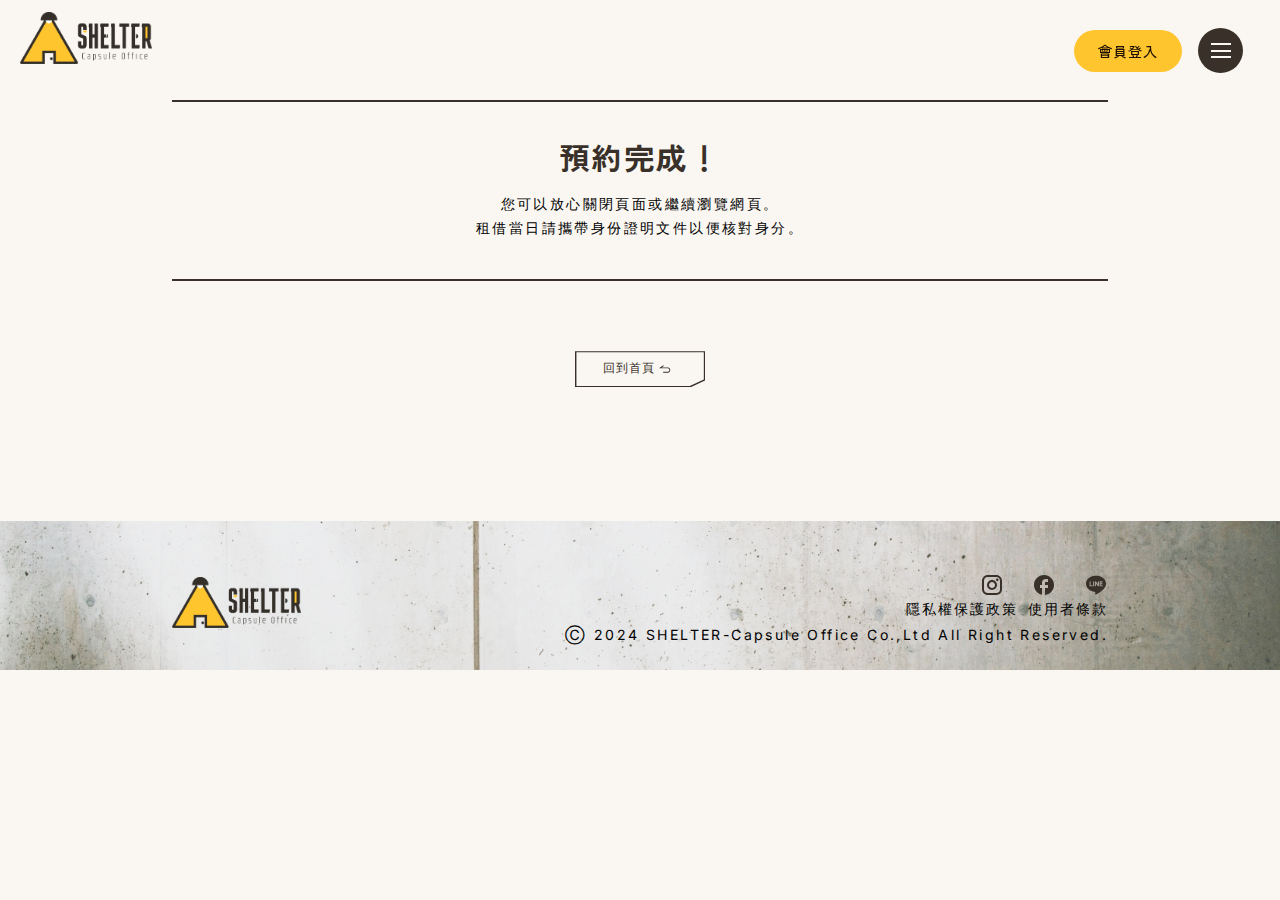
<file: reservation/result.html>
<!DOCTYPE html>
<html lang="zh">

<head>
    <meta charset="UTF-8">
    <meta name="viewport" content="width=device-width, initial-scale=1.0">
    <title>SHELTER－共享空間辦公室：逃離喧囂的世界，找回自己的寧靜</title>
    <!-- style reset -->
    <link rel="stylesheet" type="text/css" href="../reset.css">
    <!-- RWD-style -->
    <link rel="stylesheet" href="../grid.css">
    <!-- google font：inter -->
    <link rel="preconnect" href="https://fonts.googleapis.com">
    <link rel="preconnect" href="https://fonts.gstatic.com" crossorigin>
    <link href="https://fonts.googleapis.com/css2?family=Inter:wght@100..900&display=swap" rel="stylesheet">
    <!-- google font：Zen Kaku Gothic New -->
    <link rel="preconnect" href="https://fonts.googleapis.com">
    <link rel="preconnect" href="https://fonts.gstatic.com" crossorigin>
    <link href="https://fonts.googleapis.com/css2?family=Inter:wght@100..900&family=Zen+Kaku+Gothic+New&display=swap"
        rel="stylesheet">
    <!-- google font：Karantina -->
    <link rel="preconnect" href="https://fonts.googleapis.com">
    <link rel="preconnect" href="https://fonts.gstatic.com" crossorigin>
    <link
        href="https://fonts.googleapis.com/css2?family=Inter:wght@100..900&family=Karantina:wght@300;400;700&family=Zen+Kaku+Gothic+New&display=swap"
        rel="stylesheet">
    <!-- google font：Aldrich -->
    <link rel="preconnect" href="https://fonts.googleapis.com">
    <link rel="preconnect" href="https://fonts.gstatic.com" crossorigin>
    <link
        href="https://fonts.googleapis.com/css2?family=Aldrich&family=Inter:wght@100..900&family=Karantina:wght@300;400;700&family=Zen+Kaku+Gothic+New&display=swap"
        rel="stylesheet">
    <!-- custom-style-sheet -->
    <link rel="stylesheet" type="text/css" href="../common.css">
    <link rel="stylesheet" type="text/css" href="reservation.css">
</head>

<body>
    <header>
        <div class="logo-btn">
            <a href="../index.html">
                <div class="logo-img-container">
                    <img src="../images/logo_rectangle.png" alt="shelter logo to main page">
                </div>
            </a>
        </div>
        <div class="btn-wrapper">
            <!-- login-button -->
            <btn class="login-btn" id="loginBtn">
                <span class="login-btn-container" id="loginStatus">會員登入</span>
            </btn>
            <nav id="memberArea">
                <ul>
                    <a href="#">
                        <li class="site-menu_item">會員資料</li>
                    </a>
                    <li class="site-menu_item" id="logOut">登出</li>
                </ul>
            </nav>
            <!-- nav-burger -->
            <button id="menu-toggle">
                <div class="menu-toggle__deco-bar"></div>
                <div class="menu-toggle__deco-bar"></div>
                <div class="menu-toggle__deco-bar"></div>
            </button>
            <!-- nav-list -->
            <nav id="site-menu">
                <ul class="site-menu_list">
                    <li class="site-menu_item"><a href="../index.html">首頁</a></li>
                    <li class="site-menu_item"><a href="../about.html">關於我們</a></li>
                    <li class="site-menu_item"><a href="../news.html">最新消息</a></li>
                    <li class="site-menu_item"><a href="../space.html">空間介紹</a></li>
                    <li class="site-menu_item"><a href="../dishes.html">館内餐飲</a></li>
                    <li class="site-menu_item"><a href="../contact.html">聯絡我們</a></li>
                </ul>
                <div class="social-icon-wrapper">
                    <a href="" class="social-icon--sm instagram"></a>
                    <a href="" class="social-icon--sm facebook"></a>
                    <a href="" class="social-icon--sm line"></a>
                </div>
            </nav>
            <div id="overlay--black"></div>
        </div>
        <!-- login-lightbox -->
        <div id="login-lightbox" class="lightbox login">
            <div class="lightbox-container">
                <div id="lightboxCancel">
                    <img src="../images/icon_svg/xmark-solid--white.svg" alt="">
                </div>
                <div class="row">
                    <div class="lightbox-title col-12 col-md-5">
                        <div class="triangle--yw"></div>
                        <h1>Login</h1>
                        <h2>會員登入</h2>
                    </div>
                    <div class="input-section col-12 col-md-7">
                        <form class="input-box" id="login-form">
                            <div class="input-bar">
                                <div class="input-front">Email：</div><input type="email" name="email" id="email">
                            </div>
                            <div class="input-bar">
                                <div class="input-front">密 碼：</div><input type="password" name="password" id="password"
                                    maxlength="16" minlength="8">
                            </div>
                            <div class="login-btns">
                                <button class="btn btn--stroke-primary">
                                    <span>註冊會員</span>
                                </button>
                                <button type="submit" class="btn btn--filled-primary" id="btnLogin">
                                    確認送出
                                </button>
                            </div>
                            <button id="forgot-pswd">忘記密碼?</button>
                        </form>
                    </div>
                </div>
            </div>
        </div>
    </header>
    <div class="booking-page-container">
        <div class="title">
            <h1>預約完成！</h1>
            <p>您可以放心關閉頁面或繼續瀏覽網頁。<br>租借當日請攜帶身份證明文件以便核對身分。</p>
        </div>
        <div class="back-to-main">
            <div class="btn btn--stroke-primary">
                <a href="../index.html" class="font--btn">回到首頁<span class="btn-icon return-icon"></span></a>
            </div>
        </div>
    </div>
    <footer>
        <div class="footer-container">
            <div class="social-media-bar">
                <div class="footer-logo">
                    <a href="../index.html">
                        <img src="../images/logo_rectangle.png" alt="">
                    </a>
                </div>
            </div>
            <div class="legal-notice">
                <div class="social-media-icon">
                    <a href="" class="social-icon--sm instagram"></a>
                    <a href="" class="social-icon--sm facebook"></a>
                    <a href="" class="social-icon--sm line"></a>
                </div>
                <div class="policy-link">
                    <a href="#" id="privacy-policy">隱私權保護政策</a>
                    <a href="#" id="term">使用者條款</a>
                </div>
                <p>Ⓒ 2024 SHELTER-Capsule Office Co.,Ltd All Right Reserved.</p>
            </div>
        </div>
    </footer>

    <script>
        //-----Nav-toggle-n-list-----
        document.getElementById('menu-toggle').addEventListener('click', function () {
            document.getElementById('login-lightbox').classList.remove('active');
            document.getElementById('site-menu').classList.toggle('active');
            document.getElementById('menu-toggle').classList.toggle('active');

            let overlayActive = document.getElementById('overlay--black').classList.contains('active');
            if (overlayActive == false) {
                document.getElementById('overlay--black').classList.add('active');
            } else {
                document.getElementById('overlay--black').classList.remove('active');
            }
        });
        document.getElementById('overlay--black').addEventListener('click', function () {
            document.getElementById('site-menu').classList.remove('active');
            document.getElementById('overlay--black').classList.remove('active');
            document.getElementById('menu-toggle').classList.remove('active');
        });

        //-----Login Page:function-----
        let loginStatus = document.getElementById("loginStatus").textContent;
        let lightBox = document.getElementById("login-lightbox");
        let loginForm = document.getElementById('login-form');

        function closeLightBox() {
            clearData;
            document.getElementById('login-lightbox').classList.remove('active');
            document.getElementById('overlay--black').classList.remove('active');
        }
        function checkData() {
            loginForm.addEventListener('submit', function (event) {
                event.preventDefault();
                if (loginForm.checkValidity()) {
                    clearData();
                    statusSwitch();
                    closeLightBox();
                }
            });
        }
        function clearData() {
            //將登入表單上的資料清空
            document.getElementById("email").value = '';
            document.getElementById("password").value = '';
        }
        function statusSwitch() {
            if (loginStatus === '會員登入') {
                document.getElementById("loginStatus").textContent = '會員專區';
            }
            else {
                clearData();
                document.getElementById("loginStatus").textContent = '會員登入';
            }
        }
        //-----Login Page:login-----
        document.getElementById('loginBtn').addEventListener('click', function () {
            document.getElementById('menu-toggle').classList.remove('active');
            let loginStatus = document.getElementById("loginStatus").textContent;
            let overlayActive = document.getElementById('overlay--black').classList.contains('active');
            if (loginStatus === '會員登入') {
                document.getElementById('site-menu').classList.remove('active');
                document.getElementById('login-lightbox').classList.toggle('active');
                if (overlayActive == false) {
                    document.getElementById('overlay--black').classList.add('active');
                } else {
                    document.getElementById('overlay--black').classList.remove('active');
                }
            }   
        });
        document.getElementById("lightboxCancel").addEventListener('click', function () {
            document.getElementById('login-lightbox').classList.remove('active');
            document.getElementById('overlay--black').classList.remove('active');
        });
        document.getElementById('overlay--black').addEventListener('click', function () {
            document.getElementById('login-lightbox').classList.remove('active');
            document.getElementById('overlay--black').classList.remove('active');
        });
        document.getElementById('btnLogin').onclick = checkData;

        //-----memberArea:會員專區-----
        let memberArea = document.getElementById('memberArea');
        let loginBtn = document.getElementById('loginBtn');

        loginBtn.addEventListener('mouseenter', function () {
            let loginStatus = document.getElementById("loginStatus").textContent;
            if (loginStatus === '會員專區') {
                memberArea.style.display = "block";
            }
        });
        loginBtn.addEventListener('mouseleave', function () {
            let loginStatus = document.getElementById("loginStatus").textContent;
            if (loginStatus === '會員專區') {
                memberArea.style.display = "none";
            }
        });
        memberArea.addEventListener('mouseenter', function () {
            let loginStatus = document.getElementById("loginStatus").textContent;
            if (loginStatus === '會員專區') {
                memberArea.style.display = "block";
            }
        })
        memberArea.addEventListener('mouseleave', function () {
            let loginStatus = document.getElementById("loginStatus").textContent;
            if (loginStatus === '會員專區') {
                memberArea.style.display = "none";
            }
        })
        //-----Logout:登出-----
        let logOut = document.getElementById('logOut');
        logOut.addEventListener('click', function () {
            clearData();
            document.getElementById('loginStatus').textContent = '會員登入';
            memberArea.style.display = "none";
        })
    </script>
</body>

</html>
</file>
<file: grid.css>
.container {
    --gap: 15px;
    max-width: 1200px;
    margin: auto;
    padding-left: var(--gap);
    padding-right: var(--gap);
}
.row{
    display: flex;
    flex-wrap: wrap;
    margin-left: calc(var(--gap) * -1);
    margin-right: calc(var(--gap) * -1);
}

[class*='col-'], [class*='row-cols'] {
    box-sizing: border-box;
    padding: 0px var(--gap);
    /*只要class中有包含"col-"字串的所有元件都全部選取*/
}
.col-1 {width: 8.333333%;}
.col-2 {width: 16.666666%;}
.col-3 {width: 25%;}
.col-4 {width: 33.333333%;}
.col-5 {width: 41.666666%;}
.col-6 {width: 50%;}
.col-7 {width: 58.333333%;}
.col-8 {width: 66.666666%;}
.col-9 {width: 75%;}
.col-10 {width: 83.333333%;}
.col-11 {width: 91.666666%;}
.col-12 {width: 100%;}

@media screen and (min-width: 768px) {
.col-md-1 {width: 8.333333%;}
.col-md-2 {width: 16.666666%;}
.col-md-3 {width: 25%;}
.col-md-4 {width: 33.333333%;}
.col-md-5 {width: 41.666666%;}
.col-md-6 {width: 50%;}
.col-md-7 {width: 58.333333%;}
.col-md-8 {width: 66.666666%;}
.col-md-9 {width: 75%;}
.col-md-10 {width: 83.333333%;}
.col-md-11 {width: 91.666666%;}
.col-md-12 {width: 100%;}
}

@media screen and (min-width: 1024px) {
.col-lg-1 {width: 8.333333%;}
.col-lg-2 {width: 16.666666%;}
.col-lg-3 {width: 25%;}
.col-lg-4 {width: 33.333333%;}
.col-lg-5 {width: 41.666666%;}
.col-lg-6 {width: 50%;}
.col-lg-7 {width: 58.333333%;}
.col-lg-8 {width: 66.666666%;}
.col-lg-9 {width: 75%;}
.col-lg-10 {width: 83.333333%;}
.col-lg-11 {width: 91.666666%;}
.col-lg-12 {width: 100%;}
}

@media screen and (min-width: 1200px) {
.col-xl-1 {width: 8.333333%;}
.col-xl-2 {width: 16.666666%;}
.col-xl-3 {width: 25%;}
.col-xl-4 {width: 33.333333%;}
.col-xl-5 {width: 41.666666%;}
.col-xl-6 {width: 50%;}
.col-xl-7 {width: 58.333333%;}
.col-xl-8 {width: 66.666666%;}
.col-xl-9 {width: 75%;}
.col-xl-10 {width: 83.333333%;}
.col-xl-11 {width: 91.666666%;}
.col-xl-12 {width: 100%;}
}

/*以row容器控制每個子col的寬度*/
.row-cols-1 > .col {width: 100%;}
.row-cols-2 > .col {width: 50%;}
.row-cols-3 > .col {width: 33.333333%;}
.row-cols-4 > .col {width: 25%;}
.row-cols-5 > .col {width: 20%;}
.row-cols-6 > .col {width: 16.666666%;}

@media screen and (min-width: 768px) {
.row-cols-md-1 > .col{width: 100%;}
.row-cols-md-2 > .col{width: 50%;}
.row-cols-md-3 > .col{width: 33.333333%;}
.row-cols-md-4 > .col{width: 25%;}
.row-cols-md-5 > .col{width: 20%;}
.row-cols-md-6 > .col{width: 16.666666%;}
}
@media screen and (min-width: 1024px) {
.row-cols-lg-1 > .col{width: 100%;}
.row-cols-lg-2 > .col{width: 50%;}
.row-cols-lg-3 > .col{width: 33.333333%;}
.row-cols-lg-4 > .col{width: 25%;}
.row-cols-lg-5 > .col{width: 20%;}
.row-cols-lg-6 > .col{width: 16.666666%;}
}
@media screen and (min-width: 1200px) {
.row-cols-xl-1 > .col{width: 100%;}
.row-cols-xl-2 > .col{width: 50%;}
.row-cols-xl-3 > .col{width: 33.333333%;}
.row-cols-xl-4 > .col{width: 25%;}
.row-cols-xl-5 > .col{width: 20%;}
.row-cols-xl-6 > .col{width: 16.666666%;}
}
@media screen and (min-width: 1400px) {
.row-cols-xxl-1 > .col{width: 100%;}
.row-cols-xxl-2 > .col{width: 50%;}
.row-cols-xxl-3 > .col{width: 33.333333%;}
.row-cols-xxl-4 > .col{width: 25%;}
.row-cols-xxl-5 > .col{width: 20%;}
.row-cols-xxl-6 > .col{width: 16.666666%;}
}
</file>
<file: common.css>
/*標題及字體樣式 */
h1, h2, h3, h4, h5, h6 {
    font-family: "Zen Kaku Gothic New", Verdana, sans-serif;
    letter-spacing: 0.15rem;
    font-weight: 700;
    color: #393129;
}
h1 {font-size: 1.9rem;}
h2 {font-size: 1.5rem;}
h3 {font-size: 1.16rem;}
h4 {font-size: 0.88rem;}
h5 {font-size: 0.75rem;}
h6 {font-size: 0.625rem;}
p {
    font-family: "Inter", Verdana, sans-serif;
    font-size: 0.88rem;
    letter-spacing: 0.15rem;
    line-height: 166%;
    font-weight: 400;
}
a { text-decoration: none; color: #393129;}
.font--card-title {
    font-family: "Inter", Verdana, sans-serif;
    font-size: 0.875rem;
    line-height: 22px;
    letter-spacing: 1px;
    font-weight: 400;
}
button {
    border: none;
}
@media screen and (min-width: 768px) {
    .font--card-title {
        font-family: "Inter", Verdana, sans-serif;
        font-size: 0.8rem;
        line-height: 22px;
        letter-spacing: 1px;
        font-weight: 400;
    }
}
.font--card-list {
    font-size: 0.88rem;
    letter-spacing: 10%;
    font-weight: 400;
    line-height: 34px;
}
.font--logo {
    font-family: "Karantina", Verdana, sans-serif;
    letter-spacing: 10%;
    font-weight: 700;
}
.font--time {
    font-family: "Aldrich", Verdana, sans-serif;
    font-size: 0.75rem;
    margin-bottom: 13px;
}
.font--subtitle {
    font-family: "Inter", Verdana, sans-serif;
    font-size: 1.16rem;
    font-weight: 500;
    letter-spacing: 0.1em;
    line-height: 184%;
}
::selection {
    background-color: #ffde8c;
    color: #393129;
}
/* button樣式 */
.btn {
    width: 130px;
    position: relative;
    clip-path: polygon(0 0, 100% 0, 100% 81%, 89% 100%, 0% 100%);
    transition: .3s;
}
.btn::before {
    width: 98%;
    height: 93%;
    content: '';
    position: absolute;
    top: 1.2px;
    right: 1.2px;
    clip-path: polygon(0 0, 100% 0, 100% 81%, 89% 100%, 0% 100%);
}
.btn .font--btn {
    font-family: "Aldrich", Verdana, sans-serif;
    font-size: 0.75rem;
    letter-spacing: 1px;
    text-align: center;
    text-decoration: none;
    position: relative;
    z-index: 1;
    padding: 12px 36px 10px 30px;
    display: block;
}
.btn .font--btn::after {
    transition: .3s;
}
.btn:hover .font--btn::after {
    transform: translateX(6px);
    transition: .3s;
}
/*btn-primary--regular*/
.btn--stroke-primary {
    background-color: #393129; 
}
.btn--stroke-primary::before {
    background-color: #FAF7F2;
    transition: background-color .3s;
    z-index: -1;
}
.btn--stroke-primary:active::before {
    background-color: #393129;
}
/*btn-primary--hover&click*/
.btn--stroke-primary:hover::before{
    background-color: #393129;
    transition: background-color .3s;
}
.btn--stroke-primary a:hover, .btn--stroke-primary a:active {
    color: #FAF7F2;
}
.btn--stroke-primary a {
    color: #393129;
    position: relative;
}
.btn--stroke-primary a::after {
    content: '⇀';
    font-size: 16px;
    display: inline-block;
    position: absolute;
    bottom: 14%;
    right: 18%;
}
.btn--stroke-white {
    background-color: #FAF7F2; 
}
.btn--stroke-white::before {
    content: '';
    position: absolute;
    top: 1.2px;
    right: 1.2px;
    clip-path: polygon(0 0, 100% 0, 100% 81%, 89% 100%, 0% 100%);
    background-color: #393129;
}
.btn--filled-primary {
    background-color: #393129;
    color: #FAF7F2;
    position: relative;
}
.btn--filled-primary::before {
    z-index: -1;
}
.btn--filled-primary:hover {
    color: #393129;
    background-color: #FFC52F;
}
.btn--filled-primary:hover::before {
    background-color: #FFC52F;
    transition: background-color .3s;
}
.btn--filled-cta {
    background-color: #FFC52F;
    transition: background-color .3s;
}
.btn--filled-cta:hover {
    background-color: #f5b616;
    transition: background-color .3s;
}
.btn--filled-cta::before {
    content: '';
    background-color: #FFC52F;
}
.btn--filled-cta:hover::before {
    background-color: #f5b616;
    transition: background-color .3s;
}
.btn--filled-cta a::after {
    content: '⇀';
    font-size: 16px;
    display: inline;
    position: absolute;
    bottom: 14%;
    right: 18%;
}
.btn--stroke-secondary {
    background-color: #A58D72;
}
.btn--stroke-secondary::before {
    background-color: #FAF7F2;
}
.btn--stroke-secondary a{
    color: #A58D72;
}
.btn--stroke-secondary a::after {
    content: '⇀';
    font-size: 16px;
    display: inline-block;
    position: absolute;
    bottom: 14%;
    right: 18%;
}
.main-section .btn {
    align-self: flex-end;
}

/*header&nav區塊*/
header {
    position: absolute;
    top: 0;
    left: 0;
    width: 100%;
    display: flex;
    justify-content: space-between;
    align-items: flex-start;
    z-index: 4;
}
.logo-btn {
    width: 172px;
    height: 80px;
    z-index: 0;
}
.logo-img-container {
    width: 132px;
    height: 56px;
    background-color: #FAF7F2;
    width: fit-content;
    border-radius: 0 0 33px 0;
    overflow: hidden;
    padding: 12px 20px;
}
.logo-img-container img {width: 100%;}

/*登入按鈕*/
.login-btn {
    background-color: #FFC52F;
    border-radius: 50px;
    margin: auto 0px;
    overflow: hidden;
    cursor: pointer;
}
.login-btn span {
    position: relative;
}
.login-btn span::after {
    content: 'MEMBER';
    position: absolute;
    left: 0px;
    top: 100%;
    padding: 14px 24px;
}
.login-btn span {
    font-family: "Zen Kaku Gothic New", Verdana, sans-serif;
    font-weight: 500;
    font-size: 14px;
    letter-spacing: 1px;
    text-align: center;
    color: #1E1002;
    padding: 14px 24px;
    display: block;
    transition: .3s;
}
.login-btn span:hover{
    translate: 0px -100%;
    transition: .3s;
}
#menu-toggle, .login-btn {
    z-index: 5;
}
#menu-toggle {
    width: 45px;
    height: 45px;
    background-color: #393129;
    border-radius: 50%;
    display: flex;
    flex-direction: column;
    justify-content: center;
    align-items: center;
    border: none;
    gap: 4.8px;
    position: relative;
}
#menu-toggle.active .menu-toggle__deco-bar:nth-child(2){
    transform: scale(0);
    transition: 0.3s;
}
#menu-toggle.active .menu-toggle__deco-bar:nth-child(odd){
    position: absolute;
    top: 50%;
    left: 29%;
    transition: 0.3s;
    transition-delay: 0.1s;
}
#menu-toggle:not(.active) .menu-toggle__deco-bar:nth-child(2) {
    transition-delay: 0.2s;
}
#menu-toggle.active .menu-toggle__deco-bar:nth-child(1) {
    transform: rotate(40deg);
}
#menu-toggle.active .menu-toggle__deco-bar:nth-child(3){
    transform: rotate(-40deg);
}
#menu-toggle:hover { cursor: pointer;}
.menu-toggle__deco-bar {
    background-color: #FAF7F2;
    width: 20px;
    height: 1.8px;
    transition: 0.4s;
}
.btn-wrapper {
    display: flex;
    position: fixed;
    top: 3.14vh;
    right: 2.86vw;
    gap: 1.25vw;
}
#overlay--black {
    width: 100%;
    height: 100%;
    position: fixed;
    top: 0;
    left: 0;
    background-color: rgba(0, 0, 0, 0.5);
    opacity: 0;
    transition: opacity .3s ease;
    pointer-events: fill;
    z-index: 3;
    display: none;
}
#overlay--black.active {
    opacity: 1;
    transition: opacity .4s ease;
    transition-delay: 50ms;
    display: block;
}
#site-menu {
    position: fixed;
    top: 1.2vh;
    right: 1.35vw;
    width: 25vw;
    min-width: 320px;
    height: 80vh;
    background-color: #FAF7F2;
    border-radius: 10px 0px 0px 10px;
    box-sizing: border-box;
    padding: 40px 20px 20px 40px;
    opacity: 0;
    transition: opacity 0.3s ease;
    pointer-events: none;
    z-index: 4;
}
@media screen and (min-width: 768px) {
    #site-menu {
        position: fixed;
        top: 1.2vh;
        right: 1.35vw;
        width: 25vw;
        min-width: 320px;
        height: 94vh;
        background-color: #FAF7F2;
        border-radius: 10px 0px 0px 10px;
        box-sizing: border-box;
        padding: 40px 20px 20px 40px;
        opacity: 0;
        transition: opacity 0.3s ease;
        pointer-events: none;
        z-index: 4;
    }
}
#site-menu.active {
    display: block;
    opacity: 1;
    transition: opacity 0.3s ease;
    /*點擊時顯示*/
} 
#site-menu ul li a, #site-menu div a {
    display: none;
    pointer-events: none;
}
#site-menu.active ul li a, #site-menu div a {
    display: block;
    pointer-events: auto;
}
#site-menu.active + #overlay--black {
    pointer-events: auto;
}
.site-menu_item {
    margin: 3.6vh 0;
}
.site-menu_item a {
    font-family: "Zen Kaku Gothic New", Verdana, sans-serif;
    letter-spacing: 5px;
    font-weight: 500;
    color: #393129;
    font-size: 1.125rem;
    position: relative;
    display: block;
    padding: 10px 10px;
    transition: color 250ms;
}
.site-menu_item a::before {
    content: '';
    position: absolute;
    left: -16px;
    top: 34%;
    width: 10.6px;
    height: 12px;
    background-image: url(images/icon_svg/menu-arrow--yellow.svg);
    background-size: cover;
    background-repeat: no-repeat;
    opacity: 0;
    transition: opacity 250ms;
}
.site-menu_item a:hover {
    color: #A58D72;
    transition: color 250ms;
}
.site-menu_item a:hover::before {
    opacity: 1;
    transition: opacity 250ms;
}
.social-icon-wrapper {
    width: fit-content;
    display: flex;
    position: absolute;
    left: 50px;
    bottom: 20px;
    gap: 20px;
}
.social-icon--sm {
    display: inline-block;
    width: 24px; 
    height: 24px;
    background-size: cover;
}
@media screen and (min-width: 768px) {
    .social-icon--sm {
        display: inline-block;
        width: 18px; 
        height: 18px;
        background-size: cover;
    }
}
.instagram {
    background-image: url(images/icon_svg/instagram.svg);
}
.facebook {
    background-image: url(images/icon_svg/facebook.svg);
}
.line {
    background-image: url(images/icon_svg/line.svg);
}
#memberArea {
    background-color: #FAF7F2;
    display: none;
    position: absolute;
    top: 50%;
    left: 0;
    border-radius: 0px 0px 10px 10px;
    padding: 14px 24px;
    box-shadow: 0px 6px 10px  rgba(0,0,0,.2);
}
#memberArea li {
    font-size: 0.875rem;
    letter-spacing: 1px;
    position: relative;
}
#memberArea li::before {
    content: '';
    position: absolute;
    left: -25%;
    top: 20%;
    width: 10.6px;
    height: 12px;
    background-image: url(images/icon_svg/menu-arrow--yellow.svg);
    background-size: cover;
    background-repeat: no-repeat;
    opacity: 0;
    transition: opacity 250ms;
}
#memberArea li:hover::before {
    opacity: 1;
    transition: opacity 250ms;
}
#logOut {
    cursor: pointer;
}
footer {
    width: 100%;
    background: url(images/concrete-wall-with-sunlight_footer.jpg) 0% 72% no-repeat;
    background-size: cover;
    padding: 40px 0px 23px;
}
/*footer樣式*/
.footer-container {
    width: 73.125%;
    justify-content: center;
    align-items: center;
    margin: 0 auto;
    flex-direction: column;
    display: flex;
}
@media screen and (min-width: 576px) {
    .footer-container {
        width: 73.125%;
        justify-content: center;
        align-items: center;
        margin: 0 auto;
        flex-direction: row;
        display: flex;
    }
}
.policy-link {
    display: flex;
    gap: 10px;
    justify-content: flex-end;
}
.social-media-icon, .legal-notice {
    display: flex;
    align-self: flex-end;
    flex-wrap: nowrap;
}
.legal-notice {
    text-align: center;
    flex-direction: column;
    flex-grow: 1;
    align-items: center;
    width: 100%;
}
@media screen and (min-width: 576px) {
    .legal-notice {
        text-align: right;
        flex-direction: column;
        flex-grow: 1;
        align-items: flex-end;
    }
}
.social-media-icon {
    width: 100%;
    gap: 28px;
    margin-top: 12px;
    justify-content: center;
}
@media screen and (min-width: 576px) {
    .social-media-icon {
        width: fit-content;
        gap: 28px;
        margin-top: 12px;
        justify-content: unset;
    }
}
.social-media-icon a{
    width: 18px;
    height: 18px;
}
@media screen and (min-width: 576px){
    .social-media-icon a{
        width: 24px;
        height: 24px;
    }
}
.footer-logo {
    width: 129px;
    margin-right: 0px;
    min-width: 129px
}
.footer-logo img {
    width: 100%;
}
.legal-notice a {
    color: #000;
    font-size: 0.7rem;
    letter-spacing: 1px;
    margin-bottom: 6px;
    display: inline-block;
}
.legal-notice a:hover {
    color: #393129;
    text-decoration: underline;
}
@media screen and (min-width: 576px) {
    .legal-notice a {
        color: #000;
        font-size: 0.875rem;
        letter-spacing: 2px;
        margin-bottom: 6px;
        display: inline-block;
    }
}
.copyright {
    width: 73.125%;
    text-align: center;
    margin: 16px auto 0;
    font-size: 0.625rem;
    font-weight: 300;
    letter-spacing: 1px;
    line-height: 140%;
}
.copyright a {
    text-decoration: underline;
}
.copyright a:hover {
    color: #A58D72;
}
@media screen and (min-width: 576px) {
    .copyright {
        width: 73.125%;
        text-align: center;
        margin: 16px auto 0;
        font-size: 0.625rem;
        font-weight: 300;
        letter-spacing: 1px;
        line-height: 140%;
    }
}
/*Divier樣式*/
.divider-wrapper {
    margin-bottom: 52px;
}
.divider--white {
    width: 100%;
    height: 14px;
    background-color: #FAF7F2;
    box-shadow: 0px 6px 15px 0 rgba(0, 0, 0, .07); 
}
.triangle--white {
    width: 0px;
    height: 0px;
    border-top: 20px solid #FAF7F2;
    border-right: 75px solid rgba(0, 0, 0, 0);
    border-bottom: 20px solid rgba(0, 0, 0, 0);
    border-left: 75px solid rgba(0, 0, 0, 0);
    margin: 0px auto;
}
.triangle--yw {
    width: 0px;
    height: 0px;
    border-top: 15px solid #FFC52F;
    border-right: 38px solid rgba(0, 0, 0, 0);
    border-bottom: 15px solid rgba(0, 0, 0, 0);
    border-left: 38px solid rgba(0, 0, 0, 0);
    margin: 0px auto;
}
/*lightbox設定*/
@keyframes fadeIn {
    from {
        opacity: 0;
    }
    to {
        opacity: 1;
    }
}
#login-lightbox.active {
    width: auto;
    display: block;
    border-radius: 10px;
    animation: fadeIn .2s ease-in;
}
.lightbox {
    width: 100%;
    display: none;
    justify-content: center;
    position: fixed;
    top: 45vh;
    left: 50vw;
    transform: translate(-50%, -50%);
}
#lightboxCancel {
    width: 30px;
    height: 30px;
    background-color: #A58D72;
    border-radius: 50%;
    position: absolute;
    top: 1%;
    right: 2%;
    cursor: pointer;
    z-index: 1;
}
#lightboxCancel:hover {
    background-color: #947a5c;
}
#lightboxCancel img {
    width: 60%;
    position: absolute;
    top: 14%;
    left: 20%;
}
#lightboxCancel:hover img {
    width: 60%;
    position: absolute;
    top: 12%;
    left: 20%;
    scale: 1.05;
    transition: scale .3s;
}
.lightbox-container {
    width: 90vw;
    position: relative;
    border-radius: 10px;
    overflow: hidden;
    background-color: #FAF7F2;
}
@media screen and (min-width: 768px) {
    .lightbox-container {
        width: 73.125vw;
        position: relative;
        border-radius: 10px;
        overflow: hidden;
        background-color: #FAF7F2;
    }
}
.login-btns {
    display: flex;
    flex-direction: column-reverse;
    gap: 12px;
    width: 100%;
}
@media screen and (min-width: 768px) {
    .login-btns {
        display: flex;
        flex-direction: row;
        gap: 6px;
        width: 100%;
    }
}
.lightbox-title h1 {
    font-size: 3.25rem;
    font-family: "Karantina", Verdana, sans-serif;
    letter-spacing: 5px;
    color: #FAF7F2;
    font-weight: 400;
    margin-bottom: 10px;
}
.lightbox-title {
    background-color: #FFC52F;
    display: flex;
    flex-direction: column;
    justify-content: center;
    align-items: center;
    padding: 40px 0px;
    position: relative;
}
.input-section {
    background-color: #FAF7F2;
    padding: 78px 0px 17px;
}
@media screen and (min-width: 576px) {
    .lightbox-title {
        background-color: #FFC52F;
        display: flex;
        flex-direction: column;
        justify-content: center;
        align-items: center;
        padding: 60px 0px;
        position: relative;
    }
    .input-section {
        background-color: #FAF7F2;
        padding: 118px 0px 26px;
    }
}
.input-box {
    width: 76%;
    margin: 0px auto;
}
@media screen and (min-width: 768px) {
    .input-box {
        width: 61%;
        margin: 0px auto;
    }
}
.lightbox-title h2 {
    color: #393129;
}
.input-bar {
    width: 100%;
    display: flex;
}
.input-box .input-bar {
    font-size: 0.875rem;
    font-family: Inter, Verdana, sans-serif;
    letter-spacing: 2px;
    line-height: 140%;
    color: #393129;
    font-weight: 700;
    border-bottom: solid 1px #393129;
    padding: 9px 0px;
    margin-bottom: 37px;
}
.input-box .input-bar input {
    width: 100%;
    border: none;
    background-color: unset;
    font-size: 1rem;
    display: block;
    flex-grow: 1;
}
.input-box .input-bar input:focus {
    outline: none;
}
.input-front {
    min-width: 3.8rem;
}
.input-box .login-btns .btn{
    font-family: "Aldrich", Verdana, sans-serif;
    font-size: 0.75rem;
    letter-spacing: 1px;
    text-align: center;
    text-decoration: none;
    position: relative;
    padding: 12px 0px;
    flex-grow: 1;
    border: none;
    cursor: pointer;
    width: 100%;
    clip-path: polygon(0 0, 100% 0, 100% 81%, 96% 100%, 0% 100%);
}
@media screen and (min-width: 768px) {
    .input-box .login-btns .btn{
        font-family: "Aldrich", Verdana, sans-serif;
        font-size: 0.75rem;
        letter-spacing: 1px;
        text-align: center;
        text-decoration: none;
        position: relative;
        padding: 12px 0px;
        flex-grow: 1;
        border: none;
        cursor: pointer;
        width: 100%;
        clip-path: polygon(0 0, 100% 0, 100% 81%, 89% 100%, 0% 100%);
    }
}
.input-box .login-btns .btn::before {
    width: 99%;
    height: 93%;
    content: '';
    position: absolute;
    right: 0.4%;
    clip-path: polygon(0 0, 100% 0, 100% 81%, 96% 100%, 0% 100%);
}
@media screen and (min-width: 768px) {
    .input-box .login-btns .btn::before {
        width: 98%;
        height: 93%;
        content: '';
        position: absolute;
        top: 1.2px;
        right: 1.2px;
        clip-path: polygon(0 0, 100% 0, 100% 81%, 89% 100%, 0% 100%);
    }
}
.input-box .login-btns .btn--stroke-primary {
    color: #393129;
}
.input-box .login-btns .btn--stroke-primary:hover {
    color: #FAF7F2;
}
#forgot-pswd {
    border: none;
    background-color: unset;
    text-decoration: underline;
    color: #A58D72;
    cursor: pointer; 
    display: block;
    margin: 78px auto 0px;
    transition: color .3s;
    font-size: 0.875rem;
}
#forgot-pswd:hover {
    color: #393129;
    transition: color .3s;
}
.lightbox-title .triangle--yw {
    position: absolute;
    transform: translate(-50%, 100%);
    bottom: 0px;
    left: 50%;
}
@media screen and (min-width: 768px) {
    .lightbox-title .triangle--yw {
        transform: translate(0, -80%);
        rotate: 270deg;
        top: 50%;
        left: 100%;
    }
}
@keyframes slideIn_Y {
    from {
        opacity: 0;
        transform: translateY(-10%);
    }
    to {
        opacity: 1;
        transform: translateY(0);
    }
}
@keyframes slideIn_X {
    from {
        opacity: 0;
        transform: translateX(8%);
    }
    to {
        opacity: 1;
        transform: translateX(0);
    }
}
@keyframes fadeOut {
    from {
        opacity: 1;
    }
    to {
        opacity: 0;
    }
}
</file>
<file: main-page.css>
/* 首頁slider設定 */
section.slides-section {
    width: 100%;
    position: relative;
}
.slides {
    display: none;
    aspect-ratio: 1/1.333333;
    overflow: hidden;
    position: relative;
}
.slides img {
    vertical-align: middle;
    height: 100%;
}
.slideshow-container .slides:nth-child(1) img { transform: translateX(-30%);}
.slideshow-container .slides:nth-child(3) img { transform: translateX(-40%);}
@media screen and (min-width: 768px){
    .slides {
        display: none;
        aspect-ratio: 2.133/1;
        overflow: hidden;
        position: relative;
    }
    .slides img {
        vertical-align: middle;
        width: 100%;
        height: auto;
    }
    .slideshow-container .slides:nth-child(1) img { transform: translateX(0%);}
    .slideshow-container .slides:nth-child(3) img { transform: translateX(0%);}
}
.slide-page {
    color: #fff;
    font-size: 1rem;
    font-family: "Aldrich", Verdana, sans-serif;
    letter-spacing: 1px;
    position: absolute;
    top: 55%;
    right: 3vw;
    transform: rotate(-90deg);
    opacity: 0.7;
}
@media screen and (min-width: 768px){
    .slide-page {
        font-size: 1.2rem;
        top: 57%;
        right: 3vw;
    }
}
@media screen and (min-width: 1024px) {
    .slide-page {
        font-size: 1.2rem;
        top: 57%;
        right: 3vw;
    }
}

/* slideshow container */
.slideshow-container {
    position: relative;
}
.slides-section .dark-overlay {
    width: 100%;
    height: 100%;
    background-color: rgba(0, 0, 0, 0.2);
    position: absolute;
    top: 0px;
    left: 0px;
}
.slide-deco {
    width: 100%;
    height: 100%;
    position: absolute;
    top: 2%;
    left: 0px;
    display: none;
    justify-content: space-between;
    box-sizing: border-box;
    padding: 24px 0px;
    opacity: 0.7;
}
@media screen and (min-width: 576px) {
    .slide-deco {
        width: 100%;
        height: 100%;
        position: absolute;
        top: 2%;
        left: 0px;
        display: flex;
        justify-content: space-between;
        box-sizing: border-box;
        padding: 24px 0px;
        opacity: 0.7;
    }
}
.deco-left, .deco-right {
    display: flex;
    flex-direction: column;
    justify-content: space-between;
    scale: .6;
    position: absolute;
    top: 0;
    height: 100%;
}
.deco-left-top {
    transform: rotate(180deg);
}
.deco-left {
    align-items: flex-start;
    left: -2%;
}
.deco-right {
    align-items: flex-end;
    right: -2%;
}
@media screen and (min-width: 360px){
    .deco-left {
        left: 3%;
    }
    .deco-right {
        right: 3%;
    }
    .deco-left, .deco-right {
        scale: .7;
    }
}

/* Caption text */
.text {
    color: #f2f2f2;
    font-size: 15px;
    padding: 8px 0px;
    position: absolute;
    bottom: 8px;
    width: 100%;
    text-align: center;
}

/* Number text (1/3 etc) */
.numbertext {
    color: #f2f2f2;
    font-size: 12px;
    padding: 8px 12px;
    position: absolute;
    top: 0;
}

/* The dots/bullets/indicators */
.dot-wrapper {
    text-align: center;
    position: absolute;
    bottom: 6.8%;
    left: 7.3%;
    opacity: 0.9;
}
.dot {
    height: 8px;
    width: 8px;
    margin: 0 2px;
    border: solid 1px #fff;
    display: inline-block;
    transform: rotate(45deg);
    transition: background-color 0.6s ease;
    margin: 0px 4px;
}
@media screen and (min-width: 360px) {
    .dot {
        height: 10px;
        width: 10px;
        margin: 0px 5px;
    }
}
.active {
    background-color: #fff;
}
/* Fading animation */
.fade {
    animation-name: fade;
    animation-duration: 2s;
}
@keyframes fade {
    from {
        opacity: .4;
    }
    to {
        opacity: 1;
    }
}
/*slide-section-logo*/
.slides-title {
    position: absolute;
    top: 57%;
    left: 50%;
    transform: translate(-50%, -55%);
}
@media screen and (min-width: 768px) {
    .slides-title {
        position: absolute;
        top: 57%;
        left: 50%;
        transform: translate(-50%, -50%);
    }
}
.slides-logo {
    text-align: center;
}
.slides-title .slides-logo img{
    width: 18.75vw;
    min-width: 90px;
}
.slide-txt {
    color: #fff;
    letter-spacing: 4px;
    text-align: center;
    font-size: 0.75rem;
    margin-top: 17px;
}
@media screen and (min-width: 360px) {
    .slide-txt {
        color: #fff;
        letter-spacing: 4px;
        text-align: center;
        font-size: 0.875rem;
        margin-top: 17px;
    }
}
@media screen and (min-width: 768px) {
    .slides-title .slides-logo img{
        width: 14.06vw;
        min-width: 144px;
    }
}

.cta-btn_slider {
    width: fit-content;
    border: solid 1.4px #fff;
    padding: 12px 18px;
    color: #fff;
    letter-spacing: 2px;
    font-size: 0.75rem;
    position: relative;
    transition: font-weight 0.8s;
}
@media screen and (min-width: 360px) {
    .cta-btn_slider {
        padding: 16px 24px;
        font-size: 0.8rem;
        border: solid 1.6px #fff;
    }
}
@media screen and (min-width: 768px) {
    .cta-btn_slider {
        padding: 22px 33px;
        font-size: 0.875rem;
        border: solid 2px #fff;
    }
}
.slides-logo a {
    display: block;
    overflow: hidden;
    width: fit-content;
    margin: 32px auto 0px;
}
.bg-slide {
    background-color: #FFC52F;
    width: 0px;
    height: 60px;
    position: absolute;
    top: 0;
    left: 0;
    z-index: -1;
    transition: width 0.8s;
}
.slides-title a:hover .cta-btn_slider {
    transition: color .5s;
    font-weight: 600;
}
.slides-title a:hover .bg-slide {
    width: 200px;
    transition: width .5s;
}
/*main區塊*/
.main-section {
    position: relative;
    width: 100%;
    padding: 0px 0px 14px;
    background-color: #FAF7F2;
}
.main-content {
    order: 2;
}
.main-img-col {
    order: 1;
    margin-bottom: 30px;
}
@media screen and (min-width: 768px) {
    .main-content {
        order: 1;
    }
    .main-img-col {
        order: 2;
    }
}
.main-img-container {
    width: 100%;
    aspect-ratio: 2.133/1;
    overflow: hidden;
}
.main-img-container img{
    width: 100%;
    height: auto;
}
#about-shelter-img img{
    transform: translateY(-20%);
} 
.main-txt {
    width: 100%;
    display: flex;
    flex-direction: column;
    gap: 1.4rem;
    margin: 0 26px;
    margin-bottom: 30px;
}
@media screen and (min-width: 360px) {
    .main-txt {
        width: 100%;
        margin: 0 7.96vw;
    }
}
@media screen and (min-width: 768px) {
    .main-txt {
        width: 50%;
    }
}
@media screen and (min-width: 1024px) {
    .main-txt {
        width: 46%;
    }
}
.main-content {
    box-sizing: border-box;
    display: flex;
    justify-content: flex-end;
    margin-bottom: 30px;
}
.main-section .row:nth-child(even) .main-content .main-txt {
    border-left: 2px solid #393129;
    padding-left: 6.25vw;
    position: relative;
}

.main-section .row:nth-child(even) .main-content .main-txt .trapezoid--l {
    clip-path: polygon(0 0, 100% 20%, 100% 100%, 0 80%);
    width: 6px;
    height: 22px;
    background-color: #393129;
    position: absolute;
    top: -2px;
    left: -2px;
}
.main-section .row:nth-child(even) .main-content .main-txt .trapezoid--s{
    clip-path: polygon(0 0, 100% 48%, 100% 82%, 0 34%);
    width: 6px;
    height: 9px;
    background-color: #393129;
    position: absolute;
    top: 18px;
    left: -2px;
}
.main-section .row:nth-child(even) .main-content .main-txt .hypotenuse {
    width: 37px;
    border-top: 2px solid #393129;
    transform: rotate(44.27deg);
    position: absolute;
    top: 102.5%;
    left: -6.4px;
}
.main-section .row:nth-child(odd) .main-content .main-txt {
    border-right: 2px solid #393129;
    padding-right: 6.25vw;
    position: relative;
}
.main-section .row:nth-child(odd) .main-content .main-txt .trapezoid--l {
    clip-path: polygon(0 20%, 100% 0, 100% 80%, 0 100%);
    width: 6px;
    height: 22px;
    background-color: #393129;
    position: absolute;
    top: -2px;
    right: -2px;
}
.main-section .row:nth-child(odd) .main-content .main-txt .trapezoid--s{
    clip-path: polygon(0 48%, 100% 0, 100% 34%, 0 82%);
    width: 6px;
    height: 9px;
    background-color: #393129;
    position: absolute;
    top: 18px;
    right: -2px;
}
.main-section .row:nth-child(odd) .main-content .main-txt .hypotenuse {
    width: 37px;
    border-top: 2px solid #393129;
    transform: rotate(-44.27deg);
    position: absolute;
    top: 102.7%;
    right: -6.4px;
}
.main-txt h2, .main-txt p {
    color: #393129;
}
.main-section .row {
    margin-bottom: 60px;
}
.row-reverse { 
    flex-direction: row-reverse;
}
/*SHELTER三大特色區塊*/
.featured-section {
    background-color: #FFC52F;
    width: 100%;
    padding-bottom: 39px;
}
.featured-title > h2 {
    margin-bottom: 18px;
}
.featured-title {
    margin-bottom: 42px;
}
.cards-container--3 {
    width: 73.125vw;
    margin: 0px auto;
    justify-content: center;
}
.featured-card {
    margin-bottom: 50px;
}
.card-img {
    width: 100%;
    aspect-ratio: 4/3;
    overflow: hidden;
}
.card-img img {
    width: 100%;
    height: 100%;
    object-fit: cover;
}
#earphone img{
    transform: rotate(-9deg);
    scale: 1.2;
}
.featured-title, .card-txt {
    text-align: center;
    color: #393129;
}
.card-txt {
    margin-top: 20px;
    padding: 0px 28px;
}
.card-txt h3 {
    margin-bottom: 6px;
}
@media screen and (min-width: 768px) {
    .cards-container--3 .row {
        justify-content: space-between;
    }
    .cards-container--3 .row .col {
        width: 23.125vw;
    }
}
/*最新消息*/
.news-section {
    background-color: #FAF7F2;
    padding: 68px 0px 58px;
}
.news-section h2 {
    text-align: center;
}
.news-section .row {
    margin: 30px 0px;
}
.news-card {
    box-shadow: 0px 4px 20px 0 rgba(0, 0, 0, .15);
    background-color: #FAF7F2;
    border-radius: 10px;
    overflow: hidden;
    height: 100%;
    display: flex;
    flex-direction: column;
}
.news-card img {
    scale: 1;
    transition: scale .3s ease;
}
.news-card:hover img {
    scale: 1.1;
    transition: scale .3s ease;
}
.news-section .card-txt {
    display: flex;
    flex-grow: 1;
    flex-direction: column;
    text-align: left;
    padding: 0px 13px 20px;
}
.news-section .card-time {
    color: #A58D72;
}
.news-section .btn {
    margin-left: auto;
}
.news-section .row a {
    margin-bottom: 20px;
}
/*如何前往SHELTER*/
.route-planner-section {
    width: 100%;
    height: 100%;
    background: url(images/concrete-wall-with-sunlight_dark-overlay.jpg) 0% 8% no-repeat;
    padding: 70px 0px 47px;
    position: relative;
    background-size: cover;
}
.route-planner-container {
    width: 73.125%;
    margin: 0 auto;
}
.route-planner-section, .gudiance-block h2 {
    color: #FAF7F2;
}
.gudiance-block h2 {
    margin-bottom: 30px;
}
#drive-plan, #bus-plan, #MRT-plan {
    display: none;
    font-family: "Inter", Verdana, sans-serif;
    font-size: 0.88rem;
    letter-spacing: 1.6px;
    line-height: 166%;
    padding: 33px 22px;
    border: 2px solid #FAF7F2;
}
#drive:checked ~ .route-gudiance #drive-plan,
#bus:checked ~ .route-gudiance #bus-plan, 
#MRT:checked ~ .route-gudiance #MRT-plan {
    display: block;
}
#drive:checked ~ .transport-btn-wrapper label[for="drive"] .btn--stroke-white::before,
#bus:checked ~ .transport-btn-wrapper label[for="bus"] .btn--stroke-white::before,
#MRT:checked ~ .transport-btn-wrapper label[for="MRT"] .btn--stroke-white::before {
    background-color: #FAF7F2;
}
#drive:checked ~ .transport-btn-wrapper label[for="drive"] .btn .font--btn,
#bus:checked ~ .transport-btn-wrapper label[for="bus"] .btn .font--btn,
#MRT:checked ~ .transport-btn-wrapper label[for="MRT"] .btn .font--btn {
    color: #393129;
}
.transport-btn-wrapper {
    display: flex;
    margin: 30px 0px 28px;
    gap: 10px;
}
.transport-btn-wrapper label{
    flex-grow: 1;
}
.transport-btn-wrapper .btn { 
    width: auto;
    cursor: pointer;
}
.transport-btn-wrapper .btn .font--btn {
    padding: 12px 20px;
    letter-spacing: 4px;
}
.gudiance-block input {
    display: none;
}
.route-gudiance {
    margin-bottom: 30px;
}
.map {
    animation: fadeIn .5s ease-in;
}
.route-map-block {
    margin-top: auto;
}
.route-map-container {
    overflow: hidden;
    aspect-ratio: 563/354;
}
@media screen and (min-width: 768px) {
    .route-planner-container {
        justify-content: space-between;
    }
    .route-planner-container .gudiance-block {
        width: 45%;
    }
}
.address-block {
    display: flex;
    justify-content: space-between;
    padding-top: 9px;
    flex-wrap: wrap;
}
.address-info {
    font-size: 0.875rem;
    line-height: 140%;
    letter-spacing: 1px;
}
.address-info span {
    display: block;
    margin-bottom: 4px;
}
.google-map-link a{
    color: #FAF7F2;
    font-family: "Aldrich", Verdana, sans-serif;
    font-size: 0.75rem;
    text-decoration: underline;
}
.google-map-link a img {
    display: inline-block;
    width: 0.75rem;
    margin-left: 3px;
}
.hidden {
    display: none;
}
</file>
<file: about.css>
.about-banner {
    width: 100%;
    height: 360px;
    background-image: url(images/about_banner_s.jpg);
    background-size: cover;
    background-repeat: no-repeat;
    background-position: 0 20%;
    position: relative;
}
.banner-overlay {
    width: 100%;
    height: 360px;
    background-color: #000;
    opacity: 0.3;
    position: absolute;
    top: 0;
    left: 0;
}
.about-banner h1 {
    color: #FAF7F2;
    position: absolute;
    top: 50%;
    left: 50%;
    z-index: 1;
    text-align: center;
    transform: translateX(-50%)
}
.banner-quote {
    background-color: #FFC52F;
    padding: 66px 0px;
}
.quote-block {
    height: 158px;
    display: flex;
    gap: 20px;
    justify-content: center;
    position: relative;
}
.banner-quote p {
    font-family: "Inter", Verdana, sans-serif;
    font-size: 1rem;
    line-height: 36px;
    letter-spacing: 2.4px;
    font-weight: 500;
    text-align: center;
    align-self: center;
}
.quote-left {
    content: 
    url(images/icon_svg/quote-left-solid.svg);
    width: 33px;
    height: 38px;
    align-self: flex-start;
}
.quote-right {
    content: 
    url(images/icon_svg/quote-right-solid.svg);
    width: 33px;
    height: 38px;
    align-self: flex-end;
}
/*關於shelter內文*/
.about-shelter-section {
    background-color: #FAF7F2;
    padding: 40px 0px 70px;
}
.section-container {
    width: 73.125%;
    margin: 0px auto;
}
.about-shelter-section .section-container .row {
    width: 100%;
    height: fit-content;
    justify-content: space-between;
    margin-bottom: 70px;
}
.about-shelter-section .section-container .row:nth-child(even) {
    flex-direction: row-reverse;
}
.text-block p {
    margin-bottom: 22px;
    color: #393129;
}
.text-block h3 {
    margin-bottom: 26px;
    line-height: 26px;
}
.pic-block-1, .pic-block-2, .pic-block-3 {
    display: flex;
    justify-content: space-between;
    position: relative;
}
.pic-1-1 {
    width: 43%;
    align-self: flex-start;
    margin-top: 40%;
}
.pic-1-2 {
    width: 53%;
    align-self: flex-start;
}
.pic-2-1 {
    width: 40.5%;
    margin-top: 25%;
}
.pic-wrapper {
    width: 55.5%;
}
.pic-2-2 {
    width: 100%;
    margin-bottom: 15px;
}
.pic-2-3 {
    width: 100%;
}
.pic-3-1{
    width: 49%;
    margin-bottom: 21%;
}
.pic-3-2 {
    width: 47%;
    margin-top: 17.4%;
}
div[class^="pic-1-"] img, div[class^="pic-2-"] img, 
div[class^="pic-3-"] img {
    width: 100%;
    display: inline-block;
}
.pic-2-2, .pic-2-3 {
    width: 100%;
}
/*SHELTER三大特色區塊*/
.featured-section {
    background-color: #FAF7F2;
    width: 100%;
    padding-bottom: 102px;
}
.featured-title > h2 {
    margin-bottom: 18px;
}
.featured-title {
    margin-bottom: 42px;
}
.cards-container--3 {
    width: 73.125vw;
    margin: 0px auto;
    justify-content: center;
}
.featured-card {
    margin-bottom: 50px;
}
.card-img {
    width: 100%;
    aspect-ratio: 4/3;
    overflow: hidden;
}
.card-img img {
    width: 100%;
    height: 100%;
    object-fit: cover;
}
#earphone img{
    transform: rotate(-9deg);
    scale: 1.2;
}
.featured-title, .card-txt {
    text-align: center;
    color: #393129;
}
.card-txt {
    margin-top: 20px;
    padding: 0px 28px;
}
.card-txt h3 {
    margin-bottom: 6px;
}
@media screen and (min-width: 768px) {
    .cards-container--3 .row {
        justify-content: space-between;
    }
    .cards-container--3 .row .col {
        width: 23.125vw;
    }
}
.featured-section  .back-to-space .btn {
    margin: 0px auto;
}
</file>
<file: dishes.css>
body {
    background-color: #FAF7F2;
}
.dishes-page.container {
    width: 73.125vw;
}
@media screen and (min-width: 768px) {
    .dishes-page.container {
        width: 73.125vw;
    }
}
.page-title {
    color: #393129;
    text-align: center;
    margin: 100px 0px 40px;
    padding: 0 8.54%;
}
.page-title > h1 {
    margin-bottom: 20px;
}
.menu {
    border: solid 2px #393129;
    margin-bottom: 68px;
}
.menu-title {
    background-color: #A58D72;
    text-align: center;
    padding: 4.375vw 0;
}
.menu-title > h2 {
    color: #fff;
}
.menu h3 {
    margin-bottom: 32px;
}
.dish-name, .dish-intro {
    font-family: "Inter", Verdana, sans-serif;
    color: #393129;
}
.dish-text {
    padding-right: 24px;
}
.dish-text .dish-name {
    font-size: 0.9rem;
    margin-bottom: 9px;
    letter-spacing: 2px;
    line-height: 140%;
}
.dish-text .dish-intro {
    font-size: 0.75rem;
    letter-spacing: 1.8px;
    line-height: 150%;
}
.dish-item {
    display: flex;
    justify-content: space-between;
    margin-bottom: 24px;
}
.price {
    font-family: "Aldrich", Verdana, sans-serif;
    color: #393129;
    font-size: 0.875rem;
    text-align: right;
}
.menu .row {
    margin: 0px;
    border-bottom: solid 2px #393129;
    width: 100%;
}
.menu .row .col-12 {
    box-sizing: border-box;
    padding: 6.6% 6.6% 2.2% 6.6%;
}
span.icon img {
    object-fit: contain;
    width: 100%;
    height: 100%;
}
span.icon {
    width: 1rem;
    height: 1rem;
    display: inline-block;
    margin-right: 12px;
}
</file>
<file: news-article.css>
.article-banner {
    width: 100%;
    background-color: #FAF7F2;
    padding-top: 80px;
}
.section-container {
    margin: 0px auto;
    width: 73.125%;
    position: relative;
    padding-bottom: 40px;
    border-bottom: solid 2px #393129;
}
.banner-img {
    aspect-ratio: 2/1;
    overflow: hidden;
}
.banner-img img {
    width: 100%;
}
.banner-txt {
    position: absolute;
    bottom: 76px;
    left: 78px;
}
.banner-txt h2, .font--time {
    color: #FAF7F2;
}
.banner-txt h2 {
    line-height: 144%;
}
.font--time {
    letter-spacing: 1px;
    font-size: 0.875rem;
}
.overlay-dark {
    background-color: #000;
    aspect-ratio: 2/1;
    width: 100%;
    position: absolute;
    opacity: .2;
}
.article-section {
    width: 100%;
    padding: 40px 0px 34px;
    background-color: #FAF7F2;
}
.article-section p, .article-section ul li {
    color: #393129;
    margin-bottom: 12px;
    font-size: 0.88rem;
}
.article-section p {
    line-height: 170%;
}
.article-section ul li::before {
    content: '▸';
    margin-right: 12px;
}
.article-section ul li a {
    color: #A58D72;
    text-decoration: underline;
}
.article-img {
    padding: 30px 0px;
}
.article-img img {
    width: 100%;
}
.back-to-news {
    width: 100%;
}
.back-to-news .btn {
    margin: 48px auto 70px;
}
</file>
<file: news.css>
/* slider設定 */
.slider-section {
    position: relative;
    top: 0%;
    left: 0%;
    width: 100%;
    background-color: #FAF7F2;
    padding-top: 80px;
}
.slider-wrapper {
    position: relative;
    width: 100%;
    margin: 0  auto;
}
.slider-wrapper::after {
    content: '';
    width: 23%;
    height: 18.56%;
    background-color: #FAF7F2;
    position: absolute;
    right: -1px;
    bottom: 0px;
    clip-path: polygon(100% 0, 100% 100%, 0 100%);
}
@media screen and (min-width: 768px) {
    .slider-wrapper::after {
        content: '';
        width: 11.5%;
        height: 26.4%;
        background-color: #FAF7F2;
        position: absolute;
        right: -1px;
        bottom: 0px;
        clip-path: polygon(100% 0, 100% 100%, 0 100%);
    }
}
.slider-txt-wrapper {
    width: 83%;
    position: absolute;
    display: flex;
    flex-wrap: wrap;
    bottom: 5.769%;
    left: 5.769%;
    z-index: 1;
    align-items: flex-end;
}
@media screen and (min-width: 768px) {
    .slider-txt-wrapper {
        width: 83%;
        position: absolute;
        display: flex;
        flex-wrap: wrap;
        bottom: 3.418%;
        left: 5.769%;
        z-index: 1;
        align-items: flex-end;
    }
}
.slider-title {
    margin-bottom: 4.865%;
}
@media screen and (min-width: 768px) {
    .slider-title {
        margin-bottom: 0px;
    }
}
.slider-title h1, .title--upper-case{
    color: #FAF7F2;
}
.slider-title h1 {
    margin-bottom: 4.865%;
    font-size: 1.7rem;
}
@media screen and (min-width: 768px){
    .slider-title h1 {
        font-size: 1.9rem;
    }
}
.title--upper-case {
    font-family: "Aldrich", Verdana, sans-serif;
    font-size: 2rem;
    line-height: 30px;
    letter-spacing: 0px;
    font-weight: 700;
}
@media screen and (min-width: 768px) {
    .title--upper-case {
        font-family: "Aldrich", Verdana, sans-serif;
        font-size: 2.7rem;
        line-height: 43px;
        letter-spacing: 0px;
        font-weight: 700;
    }
}
@media screen and (min-width: 1024px) {
    .title--upper-case {
        font-size: 3rem;
        line-height: 48px;
    }
}
.title--upper-case span {
    font-size: 2.52rem;
}
@media screen and (min-width: 768px) {
    .title--upper-case span {
        font-size: 3.6rem;
    }
}
@media screen and (min-width: 1024px) {
    .title--upper-case span {
        font-size: 4rem;
    }
}
.slider-content {
    width: 84%;
    margin-left: 0px;
    align-self: flex-end;
}
@media screen and (min-width: 768px) {
    .slider-content {
        width: 42%;
        margin-left: 20px;
        align-self: flex-end;
    }
}
.slider-content .font--time{
    color: #FAF7F2;
    font-size: .9rem;
    letter-spacing: 1.8px;
}
@media screen and (min-width: 1024px){
    .slider-content .font--time{
        font-size: 1rem;
        letter-spacing: 2px;
    }
}
.slider-content h3 {
    color: #FAF7F2;
    line-height: 128%;
    letter-spacing: 2.52px;
    font-weight: 500;
    font-size: 1.05rem;
}
@media screen and (min-width: 1024px){
    .slider-content h3 {
        line-height: 142%;
        letter-spacing: 2.8px;
        font-size: 1.16rem;
    }
}
.slider {
    width: 100%;
    display: flex;
    aspect-ratio: 1/1.333333;
    overflow-x: auto;
    scroll-snap-type: x mandatory;
    scroll-behavior: smooth;
    overflow: hidden;
}
@media screen and (min-width: 768px) {
    .slider {
        display: flex;
        aspect-ratio: 2.133/1;
        overflow-x: auto;
        scroll-snap-type: x mandatory;
        scroll-behavior: smooth;
        overflow: hidden;
    }
}
.overlay--black {
    background-color: #000;
    opacity: .2;
    position: absolute;
    top: 0px;
    left: 0px;
    width: 100%;
    aspect-ratio: 1/1.333333;
}
@media screen and (min-width: 768px) {
    .overlay--black {
        background-color: #000;
        opacity: .2;
        position: absolute;
        top: 0px;
        left: 0px;
        width: 100%;
        aspect-ratio: 2.133/1;
    }
}
.slider-btns {
    width: 16%;
    position: absolute;
    right: 0.5%;
    bottom: 0%;
    display: flex;
    flex-direction: column;
    z-index: 3;
}
@media screen and (min-width: 768px) {
    .slider-btns {
        width: 8%;
        position: absolute;
        right: 0.5%;
        bottom: 0%;
        display: flex;
        flex-direction: column;
        z-index: 3;
    }
}
#prevSlide, #nextSlide {
    width: 75%;
    height: auto;
}
#nextSlide {
    width: 100%;
}
#prevSlide {
    margin-bottom: -30%;
}
#prevSlide img, #nextSlide img {
    object-fit: contain;
    width: 100%;
}
.slider img {
    width: 100%;
    flex: 1 0 100%;
    scroll-snap-align: start;
    object-fit: cover;
    object-position: -100px 0px;
}
@media screen and (min-width: 768px) {
    .slider img {
        width: 100%;
        flex: 1 0 100%;
        scroll-snap-align: start;
        object-fit: cover;
        object-position: 0px 0px;
    }
}
#arrow-wh {align-self: flex-start;}
#arrow-yw {align-self: flex-end;}
.slider::before {
    position: absolute;
    content: '';
    top: 0;
    left: 0;
    width: 100%;
    height: 100%;
    background-color: rgba(0, 0, 0, 0.2);
    pointer-events: none;
}
.section-container {
    width: 73.125vw;
    margin: 0px auto;
    max-width: 1404px;
}
.section-container h2 {
    border-top: solid 2px #393129;
    margin-bottom: 40px;
    padding-top: 30px;
}
@media screen and (min-width: 768px) {
    .section-container .row {
        justify-content: space-between;
    }
}
/*最新消息*/
.news-section {
    background-color: #FAF7F2;
    padding: 68px 0px 58px;
}
.news-section h2 {text-align: center;}
.news-section .row {margin: 0px 0px 50px;}
.news-section .col {
    display: flex;
    flex-direction: column;
    margin-bottom: 50px;
}
.news-section a {
    flex-grow: 1;
    display: flex;
    flex-direction: column;
}
.news-card {
    box-shadow: 0px 4px 20px 0 rgba(0, 0, 0, .15);
    background-color: #FAF7F2;
    border-radius: 10px;
    padding-bottom: 20px;
    position: relative;
    display: flex;
    flex-direction: column;
    flex-grow: 1;
    width: 95%;
    overflow: hidden;
}
.news-card:hover {
    box-shadow: 0px 4px 20px 0 rgba(57, 49, 41, .4);
    transition: box-shadow .3s;
}
.news-section .card-time {color: #A58D72;}
.news-section .btn {margin-left: auto;}
.card-img {
    width: 100%;
    aspect-ratio: 4/3;
    overflow: hidden;
}
.card-img img {
    width: 100%;
    height: 100%;
    object-fit: cover;
    border-radius: 10px 10px 0 0;
    transition: scale .5s;
}
.news-card:hover .card-img img {
    scale: 1.05;
    transition: scale .5s;
}
.news-section .card-txt {
    text-align: left;
    margin-top: 20px;
    padding: 0px 13px;
    display: flex;
    flex-direction: column;
    align-items: stretch;
    flex-grow: 1;
}
.news-section .card-txt .font--card-title {flex-grow: 1;}
.card-txt h3 {margin-bottom: 6px;}

/*Card Filter*/
.filter {
    box-sizing: border-box;
    padding-right: 0px;
    display: flex;
    justify-content: center;
    gap: 6vw;
    background-color: #fff;
    margin-top: -6px;
    margin-bottom: 12px;
    box-sizing: border-box;
    padding-right: 0px;
    position: relative;
}
@media screen and (min-width: 768px) {
    .filter {
        padding-right: 20px;
        display: block;
        background-color: unset;
        position: relative;
    }
}
@keyframes foldOut {
    0% {
        opacity: 0;
        height: 0px;
    }
    100% {
        opacity: 1;
        height: 48px;
    }
}
.filter {
    animation: foldOut .3s ease-in;
}
.filter.hidden {
    animation: fadeOut .3s ease-in;
}
.filter h3, .filter ul li {
    color: #393129;
    text-align: right;
}
.filter h3 {
    border-bottom: #393129 2px solid;
    padding-bottom: 6px;
    margin-bottom: 20px;
    display: none;
}
@media screen and (min-width: 768px) {
    .filter h3 {
        border-bottom: #393129 2px solid;
        padding-bottom: 6px;
        margin-bottom: 20px;
        display: block;
    }
}
.filter ul {
    display: flex;
    gap: 6vw;
}
@media screen and (min-width: 768px) {
    .filter ul {
        display: block;
    }
}
.filter ul li, #showAllCards {
    font-family: "Inter", Verdana, sans-serif;
    font-size: 0.875rem;
    margin: 10px 0px;
    letter-spacing: 4px;
    padding: 6px 0px;
    cursor: pointer;
    transition: 0s;
}
@media screen and (min-width: 768px) {
    .filter ul li, #showAllCards {
        font-family: "Inter", Verdana, sans-serif;
        font-size: 0.875rem;
        margin: 10px 0px;
        letter-spacing: 4px;
        padding: 6px 0px;
        cursor: pointer;
        transition: .3s;
    }
}
.filter ul li.focus, #showAllCards.focus {
    border-bottom: 2px solid #f5b616;
    box-sizing: border-box;
    padding-bottom: -2px;
}
@media screen and (min-width: 768px) {
    .filter ul li.focus, #showAllCards.focus {
        border-bottom: unset;
        box-sizing: content-box;
        padding: 6px 0px;
    }
}
@media screen and (min-width: 768px) {
    .filter ul li.focus::before, #showAllCards.focus::before {
        width: 10px;
        height: 10px;
        content: '';
        background: url(images/icon_svg/menu-arrow--yellow.svg);
        background-position: center left;
        background-repeat: no-repeat;
        background-size: contain;
        display: inline-block;
        vertical-align: middle;
        margin-right: 10px;
    }
}
.filter ul li:hover, #showAllCards:hover {
    color: #A58D72;
}
#filter-btn {
    width: fit-content;
    padding: 4px 8px;
    font-size: 0.9rem;
    letter-spacing: 3px;
    display: flex;
    align-items: center;
    cursor: pointer;
    margin-bottom: 12px;
    position: relative;
    margin-left: auto;
}
@media screen and (min-width: 768px) {
    #filter-btn {
        width: fit-content;
        padding: 4px 8px;
        font-size: 0.9rem;
        letter-spacing: 3px;
        display: none;
        align-items: center;
        cursor: pointer;
        margin-bottom: 0px;
        position: relative;
        margin-left: 0px;
    }
} 
#filter-btn .filter-icon {
    display: inline-block;
    width: 1rem;
    height: 1rem;
    padding: 0.2rem;
    margin-right: 6px;
}
#filter-btn .filter-icon img {
    width: 100%;
    display: inline-block;
}
#showAllCards {
    font-size: 0.875rem;
    text-align: right;
}
@media screen and (min-width: 768px) {
    #showAllCards {
        font-size: 1rem;
        text-align: right;
    }
}
.card-badge {
    width: 56px;
    background-color: #f5b616;
    position: absolute;
    top: 10px;
    right: -10px;
    color: #FAF7F2;
    font-family: "Inter", Verdana, sans-serif;
    font-size: 0.75rem;
    font-weight: 500;
    letter-spacing: 3px;
    text-align: center;
    padding: 8px 0px;
}
.card-badge::after {
    content: '';
    width: 10px;
    height: 5px;
    background-color: #D0A026;
    position: absolute;
    bottom: -5px;
    right: 0px;
    clip-path: polygon(0 0, 0 100%, 100% 0);
}
.page-btn {
    border-top: solid 2px #393129;
    padding: 56px 0px;
}
.page-btn ul {
    display: flex;
    justify-content: center;
}
.page-btn ul li {
    box-sizing: border-box;
    border: #393129 solid 1px;
    border-radius: 5px ;
    text-align: center;
    margin: 5px;
}
.page-btn ul li a {
    display: block;
    padding: 10px 13px;
}
.page-btn ul li:nth-child(1) {background-color: #393129;}
.page-btn ul li:nth-child(1) a{color: #FAF7F2;}

.hidden, .col.hidden {
    display: none;
}
@media screen and (min-width: 768px){
    .filter.hidden {
        display: block;
    }
}
@keyframes slideIn_Y_reverse {
    from {
        opacity: 0;
        transform: translateY(5%);
    }
    to {
        opacity: 1;
        transform: translateY(0);
    }
}
.card-row .col {
    animation: slideIn_Y_reverse .3s ease-in;
}
@media screen and (min-width: 768px) {
    .card-row .col {
        animation: slideIn_X .3s ease-in;
    }
}
</file>
<file: room.css>
/*按鈕區塊設定*/
.floor-map-section {
    width: 100%;
    height: auto;
    background-color: #FAF7F2;
    padding: 100px 0px 30px;
}
.floor-map-container {
    width: 73.125%;
    margin: 0px auto;
    padding-bottom: 40px;
    border-bottom: solid 1px #393129;
}
.floor-map {
    position: relative;
}
.floor-map-title {
    text-align: center;
    color: #393129;
    margin: 0px auto 40px;
    width: 80%;
}
@media screen and (min-width: 768px) {
    .floor-map-title {
        text-align: center;
        color: #393129;
        margin: 0px auto 40px;
        width: 60%;
    }
}
.floor-map-title h1 {
    margin-bottom: 30px;
}
.floor-map-container input {
    display: none;
}
.map-btn-wrapper {
    width: 100%;
    display: flex;
    flex-wrap: wrap;
    justify-content: flex-start;
    align-items: flex-end;
    margin: 30px 0px 0px;
}
.map-btn-wrapper h2{
    margin-bottom: 30px;
}
@media screen and (min-width: 768px) {
    .map-btn-wrapper h2{
        margin-bottom: 0px;
    }
}
#single-room-mark {
    clip-path: polygon(0 30%, 38% 30%, 38% 66%, 0 66%);
    background-color: #FFC52F;
    opacity: .4;
    width: 100%;
    height: 100%;
    position: absolute;
    top: 0;
    left: 0;
}
.floor-map img {
    width: 100%;
}
.room-section .row {
    margin-bottom: 60px;
}
.row-reverse { 
    flex-direction: row-reverse;
}
.show-room-section {
    background-color: #FAF7F2;
    padding-top: 100px;
}
.show-room-container {
    width: 73.125%;
    margin: 0 auto;
}
.room-img-main img{
    width: 100%;
    transform: translateY(-40%);
}
.room-img-thumbnail {
    display: flex;
    justify-content: space-between;
    margin-top: 13px;
}
.room-img-thumbnail img{
    width: 23%;
    aspect-ratio: 1/1;
    overflow: hidden;
    display: block;
}
.room-img-main {
    width: 100%;
    aspect-ratio: 231/113;
    overflow: hidden;
}
.room-info h2, .room-info p, .room-info ul {
    margin-bottom: 30px;
}
.room-info h2, .room-info p {
    color: #393129;
}
.room-info ul li {
    font-family: "Inter", Verdana, sans-serif;
    font-size: 0.8rem;
    letter-spacing: 0.15rem;
    line-height: 166%;
    font-weight: 400;
    list-style: disc;
    list-style-position: inside;
}
.info-block {
    box-sizing: border-box;
    padding-left: 1.875vw;
}
.room-gallery {
    margin-bottom: 30px;
}
.price-select {
    display: flex;
    gap: 30px;
}
.single-room-intro {
    box-sizing: border-box;
    display: flex;
    flex-direction: column;
    justify-content: center;
    padding-right: 24px;
}
.single-room-intro p {
    margin: 20px 0 20px;
}
/*設施與服務*/
.facility-section {
    background-color: #FAF7F2;
}
.section-container {
    width: 73.125%;
    margin: 0px auto;
    padding: 40px 0px;
    border-bottom: solid 1px #393129;
}
.facility-title {
    font-family: "Zen Kaku Gothic New", Verdana, sans-serif;
    font-size: 0.9rem;
    font-weight: 700;
    letter-spacing: 2px;
    margin-bottom: 15px;
}
.facility-card {
    color: #393129;
} 
.title-icon {
    height: 0.9rem;
    display: inline-block;
    margin-right: 10px;
}
.facility-title img {
    width: 100%;
    height: 100%;
}
.facility-card {
    margin: 40px 0px;
}
.facility-card li {
    font-family: "Inter", Verdana, sans-serif;
    font-size: 0.8rem;
    letter-spacing: 0.15rem;
    line-height: 166%;
    font-weight: 400;
    list-style: disc;
    list-style-position: inside;
}
/*租借方案*/
.plan-section{
    background-color: #FAF7F2;
}
.color-bar {
    width: 100%;
    height: 67px;
    background-color: #A58D72;
}
.color-round {
    background-color: #FAF7F2;
    border-radius: 50%;
    width: 100px;
    height: 100px;
    position: absolute;
    top: 20px;
    left: 50%;
    transform: translateX(-50%);
}
.color-round img {
    width: 50%;
    display: block;
    padding: 25%;
    transform: translateY(-5%);
}
.plan-card {
    width: 95%;
    height: 354px;
    border: 1px solid #A58D72;
    border-radius: 10px;
    overflow: hidden;
    position: relative;
    background-color: #FAF7F2;
    box-sizing: border-box;
    margin: 40px 0 40px;
}
.plan-content {
    color: #A58D72;
    padding: 0px 24px 32px;
    margin-top: 50px;
}
.plan-content ul li {
    font-family: "Inter", Verdana, sans-serif;
    font-size: 0.8rem;
    letter-spacing: 0.15rem;
    line-height: 166%;
    font-weight: 400;
    list-style: disc;
    list-style-position: inside;
}
.plan-type {
    font-family: "Inter", Verdana, sans-serif;
    font-size: 1rem;
    letter-spacing: 1px;
    line-height: 150%;
    font-weight: 400;
}
.plan-price {
    font-family: "Aldrich", Verdana, sans-serif;
    font-size: 2.4rem;
    margin: 10px 0px 16px; 
}
.plan-price::before {
    content: '$';
}
.plan-price span {
    font-size: 1.3rem;
    color: #A58D72;
    margin-left: 10px;
}
.plan-content .btn {
    width: 18.9vw;
    height: 34px;
    display: flex;
    align-items: center;
    position: absolute;
    bottom: 20px;
}
.plan-content .btn--stroke-secondary { 
    clip-path: polygon(0 0,100% 0, 100% 78%, 92% 100%, 0% 100%);
}
.plan-content .btn--stroke-secondary::before {
    width: 98.8%;
    height: 32px;
    content: '';
    position: absolute;
    top: 2.6%;
    right: 0.6%;
    clip-path: polygon(0 0, 100% 0, 100% 78%, 92% 100%, 0% 100%);
    background-color: #FAF7F2;
}
.plan-content .btn--stroke-secondary a{
    color: #A58D72;
}
.plan-content .btn--stroke-secondary a::after {
    content: '⇀';
    font-size: 16px;
    margin-left: 2px;
    display: inline;
}
.back-to-space {
    background-color: #FAF7F2;
    padding: 32px 0px 70px;
}
.back-to-space .btn {
    margin: 0px auto;
}
</file>
<file: space.css>
/*樓層區塊設定*/
.floor-map-section {
    width: 100%;
    height: auto;
    background-color: #FAF7F2;
    padding: 100px 0px 30px;
}
.floor-map-container {
    width: 73.125%;
    margin: 0px auto;
}
.floor-map {
    width: 100%;
    position: relative;
}
.floor-map-title {
    text-align: center;
    color: #393129;
    margin: 0px auto 40px;
    width: 80%;
}
@media screen and (min-width: 768px) {
    .floor-map-title {
        text-align: center;
        color: #393129;
        margin: 0px auto 40px;
        width: 60%;
    }
}
.floor-map-title h1 {margin-bottom: 30px;}
.floor-map-container input {display: none;}

/*樓層圖按鈕*/
.map-btn-wrapper {
    width: 100%;
    display: flex;
    flex-wrap: wrap;
    justify-content: flex-start;
    align-items: flex-end;
    margin: 30px 0px 0px;
    gap: 6px;
}
@media screen and (min-width: 360px) {
    .map-btn-wrapper {
        gap: 12px;
    }
}
@media screen and (min-width: 576px) {
    .map-btn-wrapper {
        gap: 24px;
    }
}
.map-btn-wrapper label {
    flex-grow: 1;
    max-width: 136px;
}
.map-btn-wrapper .btn .font--btn {
    padding: 12px 15px 10px 15px;
    font-size: 0.7rem;
}
@media screen and (min-width: 576px) {
    .map-btn-wrapper .btn .font--btn {
        padding: 12px 30px 10px 30px;
        font-size: 0.75rem;
    }
}
.map-btn-wrapper .btn:hover .font--btn{
    color: #FAF7F2;
    transition: 0.3s;
}
.map-btn-wrapper .btn {width: auto;}
.map-btn-wrapper h2{
    margin-bottom: 12px;
    margin-right: 0px;
}
@media screen and (min-width: 768px) {
    .map-btn-wrapper h2{
        margin-bottom: 0px;
        margin-right: -24px;
        min-width: 164px;
    }
}
/*區域顯示色塊*/
#office-block-mark, #opened-block-mark, #shared-block-mark {
    background-color: #FFC52F;
    opacity: 0;
    width: 100%;
    height: 100%;
    position: absolute;
    top: 0;
    left: 0;
    transition: .5s
}
#office-block-mark { 
    clip-path: polygon(0 0, 89% 0, 89% 66%, 0 66%);
}
#opened-block-mark { 
    clip-path: polygon(88% 65%, 88% 0, 96% 0, 100% 100%, 55% 100%, 55% 65%);
}
#shared-block-mark {
    clip-path: polygon(0 65%, 28% 65%, 28% 100%, 0 100%);
}
#office-block:checked ~ .floor-map #office-block-mark, #opened-block:checked ~ .floor-map #opened-block-mark, 
#shared-block:checked ~ .floor-map #shared-block-mark {
    opacity: .2;
    transition: .5s;
}
#office-block:checked ~ .map-btn-wrapper label[for="office-block"] .btn--stroke-white::before, #opened-block:checked ~ .map-btn-wrapper label[for="opened-block"] .btn--stroke-white::before,#shared-block:checked ~ .map-btn-wrapper label[for="shared-block"] .btn--stroke-white::before {
    width: 97.6px;
    height: 31.6px;
    content: '';
    position: absolute;
    top: 1.2px;
    right: 1.2px;
    clip-path: polygon(0 0, 100% 0, 100% 81%, 89% 100%, 0% 100%);
    background-color: #393129;
}
#office-block:checked ~ .map-btn-wrapper label[for="office-block"] .btn--stroke-primary::before, #opened-block:checked ~ .map-btn-wrapper label[for="opened-block"] .btn--stroke-primary::before,#shared-block:checked ~ .map-btn-wrapper label[for="shared-block"] .btn--stroke-primary::before {
    background-color: #393129;
}
#office-block:checked ~ .map-btn-wrapper label[for="office-block"] .btn .font--btn, #opened-block:checked ~ .map-btn-wrapper label[for="opened-block"] .btn .font--btn,#shared-block:checked ~ .map-btn-wrapper label[for="shared-block"] .btn .font--btn {
    color: #FAF7F2;
}
.floor-map img {width: 100%;}

/*Room Section*/
.room-section {
    position: relative;
    max-width: 1400px;
    width: 100%;
    padding: 0px 0px 14px;
    background-color: #FAF7F2;
}
.room-section .row {
    margin-bottom: 60px;
}
.main-img-container {
    width: 100%;
    aspect-ratio: 2.133/1;
    overflow: hidden;
}
.main-img-container img{
    width: 100%;
    height: auto;
}
#single img {transform: translateY(-20%);}
#double img {transform: translateY(-30%);}
#group img {transform: translateY(-30%);}
#meeting-room img {transform: translateY(-10%);}
.room-info {
    width: 100%;
    display: flex;
    flex-direction: column;
    gap: 1.4rem;
    margin: 0 26px;
    margin-bottom: 30px;
}
@media screen and (min-width: 360px) {
    .room-info {
        width: 100%;
        margin: 0 7.96vw;
    }
}
@media screen and (min-width: 768px) {
    .room-info {
        width: 50%;
    }
}
@media screen and (min-width: 1024px) {
    .room-info {
        width: 46%;
    }
}
.room-summary {
    box-sizing: border-box;
    display: flex;
    justify-content: flex-end;
    margin-bottom: 30px;
    order: 2;
}
.main-img-col {
    order: 1;
    margin-bottom: 30px;
}
@media screen and (min-width: 768px) {
    .main-content {
        order: 1;
    }
    .main-img-col {
        order: 2;
    }
}
.room-section .row:nth-child(even) .room-summary .room-info {
    border-left: 2px solid #393129;
    padding-left: 6.25vw;
    position: relative;
}
.room-section .row:nth-child(even) .room-summary .room-info .trapezoid--l {
    clip-path: polygon(0 0, 100% 20%, 100% 100%, 0 80%);
    width: 6px;
    height: 22px;
    background-color: #393129;
    position: absolute;
    top: -2px;
    left: -2px;
}
.room-section .row:nth-child(even) .room-summary .room-info .trapezoid--s{
    clip-path: polygon(0 0, 100% 48%, 100% 82%, 0 34%);
    width: 6px;
    height: 9px;
    background-color: #393129;
    position: absolute;
    top: 18px;
    left: -2px;
}
.room-section .row:nth-child(even) .room-summary .room-info .hypotenuse {
    width: 37px;
    border-top: 2px solid #393129;
    transform: rotate(44.27deg);
    position: absolute;
    top: 102.5%;
    left: -6.4px;
}
.room-section .row:nth-child(odd) .room-summary .room-info {
    border-right: 2px solid #393129;
    padding-right: 6.25vw;
    position: relative;
}
.room-section .row:nth-child(odd) .room-summary .room-info .trapezoid--l {
    clip-path: polygon(0 20%, 100% 0, 100% 80%, 0 100%);
    width: 6px;
    height: 22px;
    background-color: #393129;
    position: absolute;
    top: -2px;
    right: -2px;
}
.room-section .row:nth-child(odd) .room-summary .room-info .trapezoid--s{
    clip-path: polygon(0 48%, 100% 0, 100% 34%, 0 82%);
    width: 6px;
    height: 9px;
    background-color: #393129;
    position: absolute;
    top: 18px;
    right: -2px;
}
.room-section .row:nth-child(odd) .room-summary .room-info .hypotenuse {
    width: 37px;
    border-top: 2px solid #393129;
    transform: rotate(-44.27deg);
    position: absolute;
    top: 102.7%;
    right: -6.4px;
}
.room-info h2, .room-info p {color: #393129;}
.room-section .row {margin-bottom: 60px;}
.row-reverse { flex-direction: row-reverse;}
.room-info ul li {
    font-family: "Inter", Verdana, sans-serif;
    font-size: 0.8rem;
    letter-spacing: 0.15rem;
    line-height: 166%;
    font-weight: 400;
    list-style: disc;
    list-style-position: inside;
}
.room-info .btn{
    align-self: flex-end;
}
@media screen and (min-width: 768px) {
    .room-info .btn{
        align-self: flex-start;
    }
}
</file>
<file: news/news-article.css>
.article-banner {
    width: 100%;
    background-color: #FAF7F2;
    padding-top: 80px;
}
.section-container {
    margin: 0px auto;
    width: 73.125%;
    position: relative;
    padding-bottom: 40px;
    border-bottom: solid 2px #393129;
}
.banner-img {
    width: 100%;
    height: auto;
    aspect-ratio: 1/1.333333;
    overflow: hidden;
}
@media screen and (min-width: 768px) {
    .banner-img {
        aspect-ratio: 2/1;
        overflow: hidden;
    }
    .b
}
.banner-img img {
    width: 100%;
    height: 100%;
    object-fit: cover;
}
.banner-txt {
    width: 83.4%;
    position: absolute;
    bottom: 15.1%;
    left: 8.3%;
}
@media screen and (min-width: 768px) {
    .banner-txt {
        width: 75%;
        position: absolute;
        bottom: 15.1%;
        left: 8.3%;
    }
}
@media screen and (min-width: 1024px) {
    .banner-txt {
        width: 60%;
        position: absolute;
        bottom: 15.1%;
        left: 8.3%;
    }
}
.banner-txt h2, .font--time {
    color: #FAF7F2;
}
.banner-txt h2 {
    font-size: 1.2rem;
    line-height: 144%;
}
@media screen and (min-width: 360px) {
    .banner-txt h2 {
        font-size: 1.5rem;
        line-height: 144%;
    }
}
.font--time {
    font-size: .875rem;
    letter-spacing: 1.8px;
    margin-bottom: 10px;
}
@media screen and (min-width: 360px){
    .slider-content .font--time{
        font-size: 1rem;
        letter-spacing: 2px;
        margin-bottom: 13px;
    }
}
.overlay-dark {
    background-color: #000;
    aspect-ratio: 1/1.3333;
    width: 100%;
    position: absolute;
    opacity: .2;
}
@media screen and (min-width: 768px) {
    .overlay-dark {
        background-color: #000;
        aspect-ratio: 2/1;
        width: 100%;
        position: absolute;
        opacity: .2;
    }
}
.article-section {
    width: 100%;
    padding: 40px 0px 115px;
    background-color: #FAF7F2;
}
.article-section p, .article-section ul li {
    color: #393129;
    margin-bottom: 12px;
    font-size: 0.88rem;
}
.article-section p {
    line-height: 170%;
}
.article-section ul li::before {
    content: '▸';
    margin-right: 12px;
}
.article-section ul li a {
    color: #A58D72;
    text-decoration: underline;
}
.article-img {
    padding: 30px 0px;
}
.article-img img {
    width: 100%;
}
.back-to-news {
    width: 100%;
}
.back-to-news .btn {
    margin: 48px auto 70px;
}
</file>
<file: reservation/reservation.css>
body {background-color: #FAF7F2;}
.booking-page-container {
    width: 73.125%;
    margin: 100px auto 134px;
}
/*----頁面大標---*/
.title {
    border-top: 2px solid #393129;
    border-bottom: 2px solid #393129;
    text-align: center;
    box-sizing: border-box;
    padding: 40px 20px;
}
.title h1 {margin-bottom: 20px;}

/*----進度條---*/
.progress-block {
    display: flex;
    justify-content: center;
    align-items: flex-end;
}
.step-wrapper {
    margin: 0px 12px;
    display: inline-block;
}
.step-wrapper .progress-bar {
    width: 56px;
    height: 4px;
    background-color: #A58D72;
    margin-bottom: 14px;
}
.step-wrapper .now-step-bar {
    background-color: #FFC52F;
    height: 8px;
}
.step-wrapper .step {
    font-family: "Inter", Verdana, sans-serif;
    font-size: 0.75rem;
    letter-spacing: 1.6px;
    color: #393129;
}

/*----表格區塊---*/
.rent-data-block {margin: 40px 0px;}
.rent-data-block h2, .payment-block h2 {
    font-family: Inter, Verdana, sans-serif;
    letter-spacing: 4px;
    margin-bottom: 9px;
}
.rent-data-block .font--subtitle {
    color: #393129;
    letter-spacing: 1.8px;
}
.rent-data, .rent-days {margin-bottom: 40px;}
.rent-data h3, .rent-days h3 {margin: 18px 0px;}
.rent-data h3::before, .rent-days h3::before {
    content: "■";
    margin-right: 7px;
}
.booking-form .input-bar {
    width: 70%;
    max-width: 323px;
    color: #393129;
    font-size: 0.875rem;
    font-weight: 700;
    font-family: Inter, Verdana, sans-serif;
    letter-spacing: 2px;
    line-height: 140%;
    border-bottom: solid 1.5px #393129;
    padding: 9px 0px;
    margin-bottom: 37px;
    display: flex;
}
.booking-form .input-bar input {
    flex-grow: 1;
    border: none;
    background-color: unset;
    font-size: 1rem;
}
.booking-form .input-bar input:focus {outline: none;}
.required {color: #FFC52F;}

/*日期選擇*/
.rent-days {width: 70%;}
@media screen and (min-width: 768px) {
    .rent-days {width: 100%;}
}
input[type="date"] {
    font-family: "Zen Kaku Gothic New", Verdana, sans-serif;
    font-size: 0.875rem;
    font-weight: light;
    letter-spacing: 1px;
    padding: 2px 6px;
    border-radius: 0px;
    border: 1px solid #393129;
    width: 100%;
    box-sizing: border-box;
    background-color: #FAF7F2;
}
.day-selector {
    width: 80%;
    min-width: 114px;
    max-width: 250px;
    margin: 8px 0px;
}
.day-selector h4 {
    margin-bottom: 8px;
    width: fit-content;
}
/*房型照片*/
.booking-form .col:last-child {order: 1;}
.booking-form .col:first-child {order: 2;}
@media screen and (min-width: 768px) {
    .booking-form .col:last-child {order: 2;}
    .booking-form .col:first-child {order: 1;}
}
.room-img {
    width: 76%;
    aspect-ratio: 4/3;
    overflow: hidden;
    margin: 40px 0px 40px;
}
@media screen and (min-width: 768px) {
    .room-img {
        width: 76%;
        aspect-ratio: 4/3;
        overflow: hidden;
        margin: 40px 0px 40px auto;
    }
}
.room-img img {
    width: 100%;
    height: 100%;
    object-fit: cover;
}
/*金額小計*/
.subtotal {
    border-top: 1px solid #393129;
    box-sizing: border-box;
    padding: 40px 0px;
}
.last-row {
    border-bottom: 2px solid #393129;
}
.subtotal-list {width: 70%;}
.list-item {
    display: flex;
    justify-content: space-between;
    margin: 16px 0px;
}
.list-item .item-name {
    font-family: "Zen Kaku Gothic New", Verdana, sans-serif;
    font-weight: medium;
    letter-spacing: 1px;
}
.item-unit {
    font-family: "Aldrich", Verdana, sans-serif;
}
.item-unit .per-time {
    color: #A58D72;
    margin-left: 4px;
}
.item-unit .per-time::before {
    content: '/';
}
.per-time::after, .times::after {
    content: '日'
}
.item-name, .item-unit {
    font-size: 0.88rem;
    color: #393129;
}
.item-unit:before {
    content: '$ '
}
.item-unit.plus::before {
    content: '+$ ';
}
.item-unit.times::before {
    content: '';
}
/*按鈕*/
.step-btns, .payment-btns {
    width: 100%;
    height: 100%;
    display: flex;
    justify-content: flex-start;
    gap: 1.56vw;
    margin-top: 16px;
}
@media screen and (min-width: 576px) {
    .step-btns, .payment-btns {
        width: 100%;
        height: 100%;
        display: flex;
        justify-content: flex-start;
        gap: 1.56vw;
        margin-top: 16px;
    }
}
@media screen and (min-width: 768px) {
    .step-btns, .payment-btns {
        margin-top: 0px;
    }
    .step-btns {
        justify-content: flex-end
    }
    .payment-btns {
        justify-content: flex-start;
    }
}
.step-btns .btn, .payment-btns .btn {
    margin-top: auto;
    height: fit-content;
}
.btn--filled-primary a{color: #FAF7F2;}
.btn--filled-primary a::after {
    content: '⇀';
    font-size: 1rem
    display: inline-block;
    position: absolute;
    bottom: 14%;
    right: 18%;
}
.btn--filled-primary:hover  a{color: #393129;}
.btn--stroke-primary a::after {content: '';}

/*租借設備卡片*/
.device-card-wrapper {
    width: 100%;
    display: flex;
    flex-direction: column;
    gap: 24px;
    justify-content: space-around;
    margin: 40px 0px;
}
@media screen and (min-width: 768px) {
    .device-card-wrapper {
        width: 100%;
        display: flex;
        flex-direction: row;
        gap: 24px;
        justify-content: space-around;
        margin: 40px 0px;
    }
}
.device-card {
    background-color: #FAF7F2;
    width: 100%;
    box-shadow: 0px 2px 10px 0 rgba(0, 0, 0, .2) ;
    border-radius: 10px;
    overflow: hidden;
    display: block;
}
@media screen and (min-width: 576px){
    .device-card {
        background-color: #FAF7F2;
        width: 100%;
        box-shadow: 0px 2px 10px 0 rgba (0, 0, 0, .2) ;
        border-radius: 10px;
        overflow: hidden;
        display: flex;
    }
}
@media screen and (min-width: 768px){
    .device-card {
        background-color: #FAF7F2;
        width: 100%;
        box-shadow: 0px 2px 10px 0 rgba(0, 0, 0, .2) ;
        border-radius: 10px;
        overflow: hidden;
        display: block;
    }
}
.device-img {
    width:  100%;
    height: auto;
    aspect-ratio: 16/9;
    overflow: hidden;
}
@media screen and (min-width: 576px) {
    .device-img {
        width: 33.3333%;
        min-width:  182.65px;
        height: auto;
        aspect-ratio: 5/4;
        overflow: hidden;
    }
}
@media screen and (min-width: 768px) {
    .device-img {
        width:  100%;
        height: auto;
        aspect-ratio: 3/2;
        overflow: hidden;
    }
}
.device-img img{
    width: 100%;
    height: 100%;
    object-fit: cover;
}
.device-card:nth-child(2) .device-img img{
    object-position: 65% 70%;
}
.device-card:nth-child(3) .device-img img{
    object-position: 70% 0%;
}
@media screen and (min-width: 768px) {
    .device-card:nth-child(2) .device-img img{
        object-position: 0% 70%;
    }
    .device-card:nth-child(3) .device-img img{
        object-position: 100% 0%;
    }
}
.device-txt {
    text-align: center;
    box-sizing: border-box;
    padding: 12px 12px;
    margin-left: 12px;
}
@media screen and (min-width: 576px){
    .device-txt {
        text-align: left;
        box-sizing: border-box;
        padding: 12px 12px;
        margin-left: 12px;
    }
}
@media screen and (min-width: 768px){
    .device-txt {
        text-align: center;
        box-sizing: border-box;
        padding: 12px 12px;
        margin-left: 0px;
    }
}
.device-txt ul {
    margin: 12px auto;
    width: fit-content;
}
.device-txt ul li {
    list-style: disc;
    transform: translateX(0.75rem);
    font-size: 0.75rem;
    line-height: 22px;
    text-align: left;
    color: #393129;
}
.device-count {
    width: fit-content;
    margin: 0px auto;
}
.device-count input[type="text"] {
    text-align: center;
    width: 40px;
    border: 1px solid #A58D72;
    padding: 4px 0px;
}
.device-count input[type="button"] {
    border: unset;
    background-color: unset;
    font-size: 1rem;
    color: #A58D72;
    cursor: pointer;
}
.device-count input[type="button"]:hover {
    color: #393129;
}
.device-txt .item-unit {
    margin: 12px 0px;
}
ul.rental-guidence {
    list-style-type: none;
    margin: 9px 0px 52px;
}
ul.rental-guidence li {
    color: #A58D72;
    font-size: 0.75rem;
    font-family: "Inter", Verdana, sans-serif;
    letter-spacing: 1.8px;
    line-height: 20px;
}
ul.rental-guidence li::before {content: "※";}
.confirm-btns-row .step-btns {margin-top: 40px;}
.payment-block .payment-btns {
    height: auto;
    margin-top: 18px;
}
.payment-btns .btn--filled-primary a::after {
    content: '';
}
.rent-data ul li {
    font-family: "Inter", Verdana, sans-serif;
    font-size: 0.88rem;
    letter-spacing: 0.15rem;
    line-height: 130%;
    font-weight: 400;
}
.rent-data ul li:not(:last-child) {
    margin-bottom: 18px;
}
.payment-block {
    width: 100%;
}
.btn-icon {
    width: 0.75rem;
    height: 0.75rem;
    content: '';
    display: inline-block;
    vertical-align: middle;
    margin-right: 6px;
}
.payment-btns .btn a .credit-card{
    background: url(../images/icon_svg/credit-card-regular.svg);
    background-repeat: no-repeat;
    background-size: contain;
}
.payment-btns .btn a:hover .credit-card{
    background: url(../images/icon_svg/credit-card-white.svg);
    background-repeat: no-repeat;
    background-size: contain;
}
.payment-btns .btn a .cash {
    background: url(../images/icon_svg/money-bill-solid--white.svg);
    background-repeat: no-repeat;
    background-size: contain;
}
.payment-btns .btn a:hover .cash {
    background: url(../images/icon_svg/money-bill-solid--regular.svg);
    background-repeat: no-repeat;
    background-size: contain;
}
.payment-btns .btn a, .back-to-main .btn a {
    padding: 12px;
}
.back-to-main .btn {
    margin: 70px auto;
}
.back-to-main .btn a .return-icon{
    background: url(../images/icon_svg/return--primary.svg);
    background-repeat: no-repeat;
    background-size: contain;
    margin-left: 4px;
}
.back-to-main .btn a:hover .return-icon{
    background: url(../images/icon_svg/return--white.svg);
    background-repeat: no-repeat;
    background-size: contain;
}
</file>
<file: contact.css>
.contact {
    margin: 100px 0px 134px;
}
.contact .lightbox-container {
    box-shadow: 0px 0px 30px 0px rgba(0, 0, 0, .2);
    margin: auto;
}
.contact .lightbox-container .lightbox-title {
    align-items: center;
    padding: 36px 28px 36px;
}
@media screen and (min-width: 768px) {
    .contact .lightbox-container .lightbox-title {
        align-items: flex-start;
        padding: 20px 36px 20px 44px;
    }
}
.contact .lightbox-container .lightbox-title h1 {
    text-align: center;
}
@media screen and (min-width: 768px) {
    .contact .lightbox-container .lightbox-title h1 {
        text-align: left;
    }
}
.contact .lightbox-container .lightbox-title h2 { margin-bottom: 10px;}
.lightbox-title p {
    text-align: center;
}
.contact .lightbox-container .input-section {
    padding: 60px 0px 40px;
}
.input-select {
    font-size: 0.875rem;
    font-family: Inter, Verdana, sans-serif;
    letter-spacing: 2px;
    line-height: 140%;
    color: #393129;
    font-weight: 700;
    padding: 9px 0px;
    margin-bottom: 37px;
}
.input-select select {
    appearance: none;
    background: url(images/icon_svg/select-arrow_beige.svg) no-repeat;
    background-position: right 8px center;
    border: 1px solid #393129;
    letter-spacing: 1px;
    color: #A58D72;
    padding: 10px 40px 10px 8px;
    font-size: 0.875rem;
}
.input-select select:focus {
    outline: 1px solid #393129;
}
.input-select select option {
    background-color: #FAF7F2;
}
.input-select select option:checked {
    background-color: #393129;
    color: #FAF7F2;
}
.required {
    color: #FFC52F;
}
.text-area {
    width: 100%;
    font-size: 0.875rem;
    font-family: Inter, Verdana, sans-serif;
    letter-spacing: 2px;
    line-height: 140%;
    color: #393129;
    font-weight: 700;
    margin: 37px 0px 37px;
}
.text-area textarea {
    width: 100%;
    min-height: 100px;
    height: auto;
    resize: none;
    padding: 8px;
    box-sizing: border-box;
    background-color: #FAF7F2;
    border: 1px solid #393129;
    font-family: "Inter", Verdana, sans-serif;
    font-size: 0.8rem;
    line-height: 166%;
    margin-top: 9px;
    border-radius: 5px;
}
.info-block {
    margin-top: 16px;
}
.info-line{
    width: 100%;
    display: flex;
    margin: 14px 0px;
}
.info-icon {
    width: 18px;
    margin-right: 20px;
}
.info-icon img {
    width: 100%;
    height: 100%;
    object-fit: contain;
}
.info-text {
    font-family: Inter, Verdana, sans-serif;
    font-size: 0.75rem;
    color: #393129;
    letter-spacing: 1px;
    margin: auto 0px;
    line-height: 140%;
}
.submit-btn {
    display: flex;
}
.contact .input-box .submit-btn .btn {
    width: 100%;
    padding: 3.4% 10% 3% 10%;
    margin-left: auto;
    clip-path: polygon(0px 0px, 100% 0px, 100% 81%, 96% 100%, 0% 100%);
    cursor: pointer;
}
@media screen and (min-width: 768px) {
    .contact .input-box .submit-btn .btn {
        width: auto;
        padding: 3.4% 10% 3% 10%;
        margin-left: auto;
        clip-path: polygon(0 0, 100% 0, 100% 81%, 89% 100%, 0% 100%);
        cursor: pointer;
    }
}
.contact .input-box .submit-btn .btn--filled-primary:hover::after {
    transform: translateX(6px);
    transition: .3s;
}
.contact .input-box .submit-btn .btn--stroke-primary a::after {
    content: '';
}
.contact .input-box .submit-btn .btn::before {
    width: 100%;
    height: 100%;
    content: "";
    position: absolute;
    top: 0%;
    right: 0%;
    clip-path: polygon(0px 0px, 100% 0px, 100% 81%, 89% 100%, 0% 100%);
}
/*類別選取下拉選單*/
#rentType {
    width: 100%;
    position: relative;
    margin-bottom: 20px;
}
#typeBox {
    width: 100%;
    font-family: "Zen Kaku Gothic New", Verdana, sans-serif;
    font-size: 0.875rem;
    color: #A58D72;
    letter-spacing: 1px;
    font-weight: normal;
    box-sizing: border-box;
    padding: 8px 6px 8px;
    border: 1px solid #393129;
    background-color: #fff;
    display: flex;
    cursor: pointer;
}
@media screen and (min-width: 768px) {
    #typeBox {
        width: 80%;
        font-family: "Zen Kaku Gothic New", Verdana, sans-serif;
        font-size: 0.875rem;
        color: #A58D72;
        letter-spacing: 1px;
        font-weight: normal;
        box-sizing: border-box;
        padding: 8px 6px 8px 6px;
        border: 1px solid #393129;
        background-color: #fff;
        display: flex;
        cursor: pointer;
    }
}
#typeBox::after {
    content: '';
    background: url(../images/icon_svg/caret-down-solid--secondary.svg);
    display: inline-block;
    line-height: auto;
    background-repeat: no-repeat;
    background-position: right center;
    flex-grow: 1;
}
.hidden {display: none;}
.show-list {
    display: block;
    z-index: 2;
}
#typeList {
    width: 100%;
    font-family: "Zen Kaku Gothic New", Verdana, sans-serif;
    font-size: 0.875rem;
    font-weight: normal;
    line-height: 180%;
    box-sizing: border-box;
    padding: 10px 0px 12px;
    background-color: #fff;
    border-radius: 0 0 15px 8px;
    position: absolute;
    box-shadow: 0 6px 10px 0px rgba(0,0,0,.2);
}
@media screen and (min-width: 768px) {
    #typeList {
        width: 80%;
        font-family: "Zen Kaku Gothic New", Verdana, sans-serif;
        font-size: 0.875rem;
        font-weight: normal;
        line-height: 180%;
        box-sizing: border-box;
        padding: 10px 0px 12px;
        background-color: #fff;
        border-radius: 0 0 15px 8px;
        position: absolute;
        box-shadow: 0 6px 10px 0px rgba(0,0,0,.2);
    } 
}
.type-item {
    cursor: pointer;
    padding: 2px 10px;
}
.type-item:not(:last-child) {
    border-bottom: 1px solid #A58D72;
}
.selected {
    border: 1px solid #393129;
    box-shadow:  0 0 0 1px #393129;
}
.selected .color-bar {
    background-color: #393129;
}
.selected .plan-content {
    color: #393129;
}
.selected .plan-price span {
    color: #393129;
}
.select-block {
    font-size: 0.875rem;
    font-family: Inter, Verdana, sans-serif;
    letter-spacing: 2px;
    line-height: 140%;
    color: #393129;
    font-weight: 700;
    margin-bottom: 37px;
}
.select-block  .input-front {
    margin-bottom: 9px;
}
</file>
